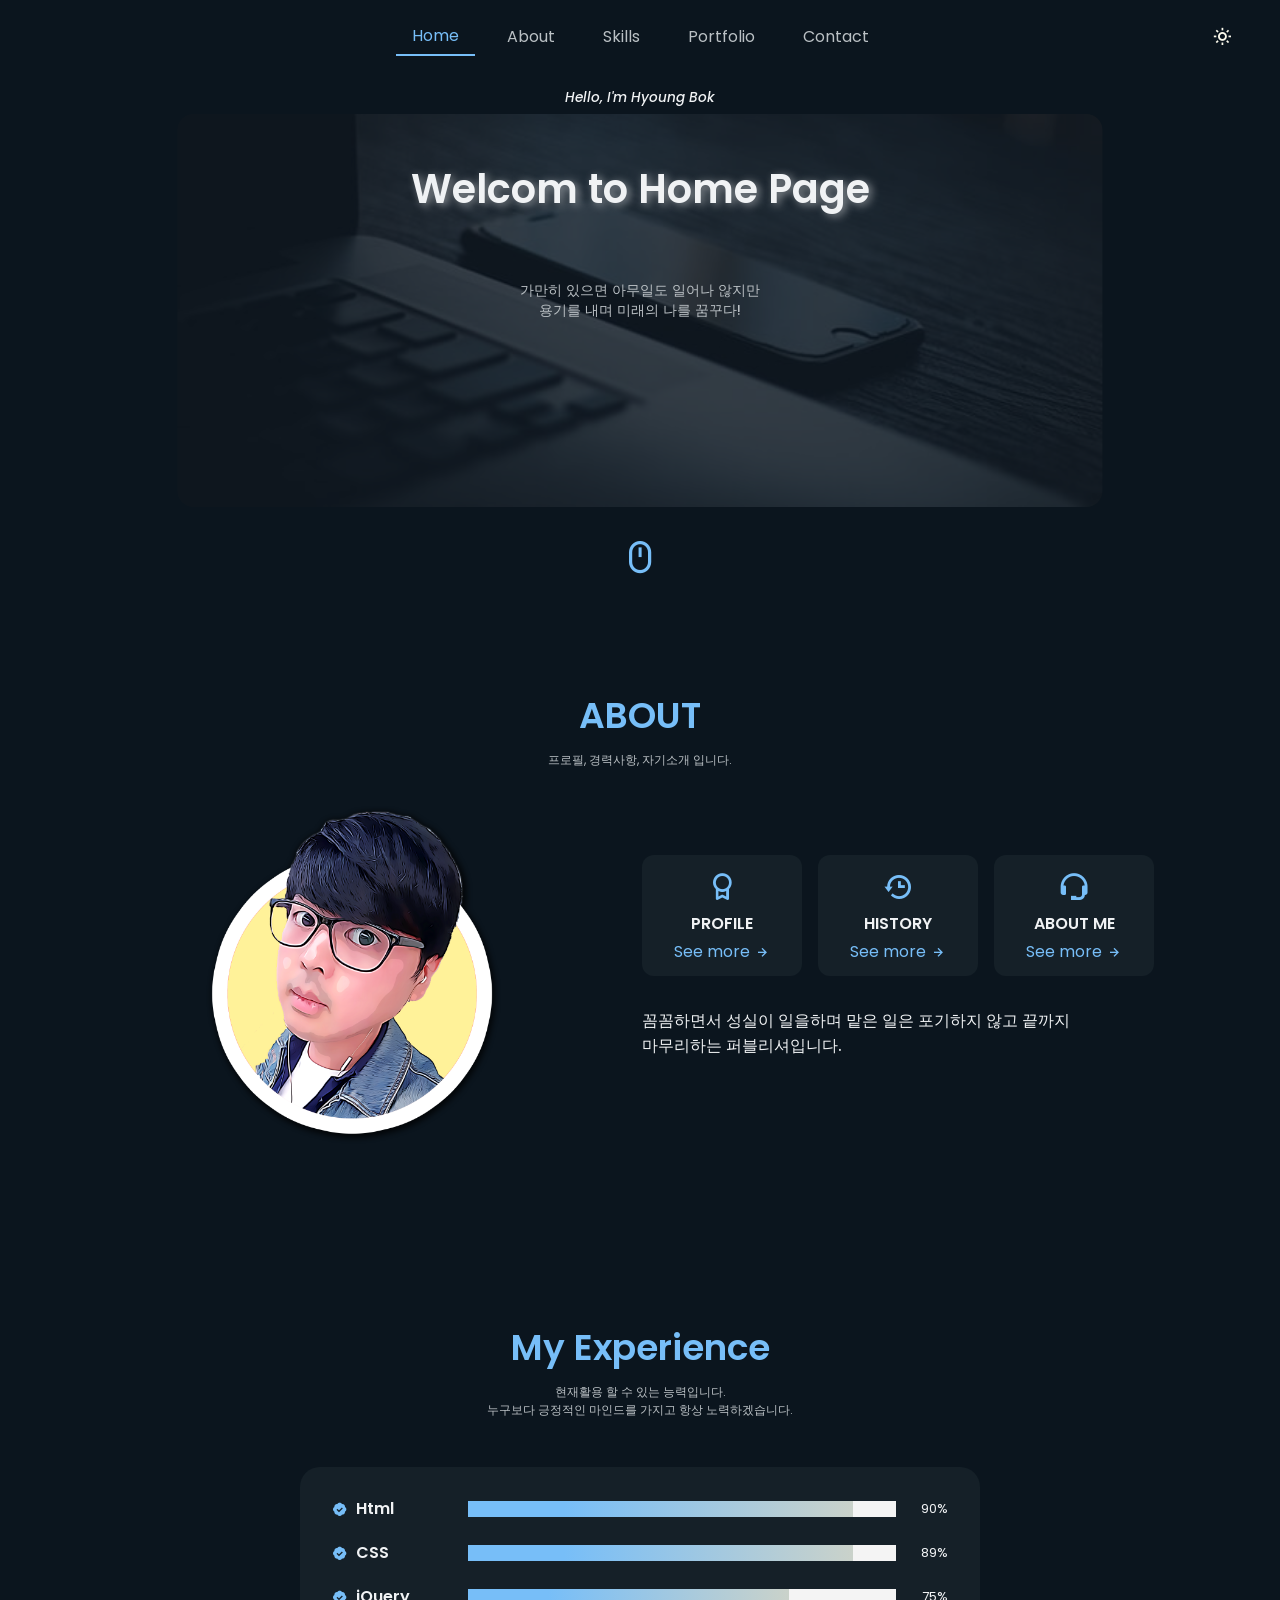
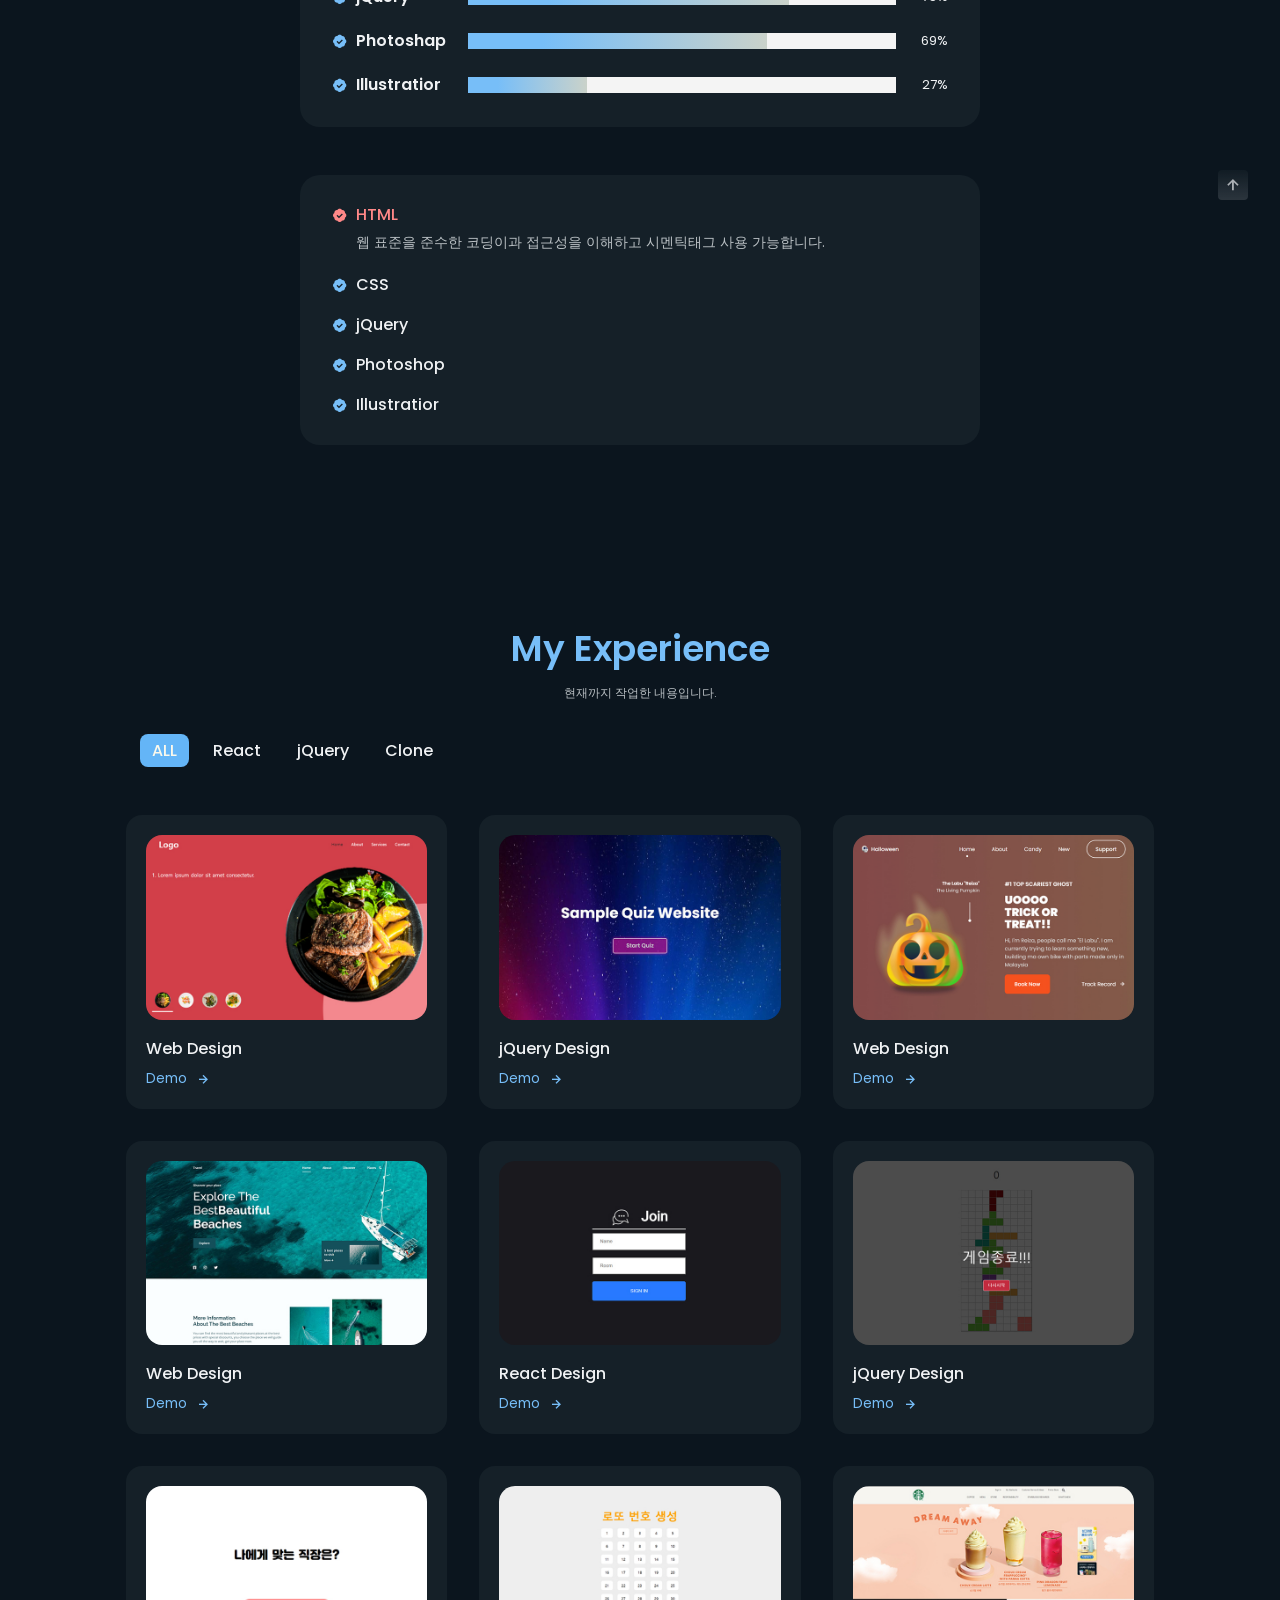
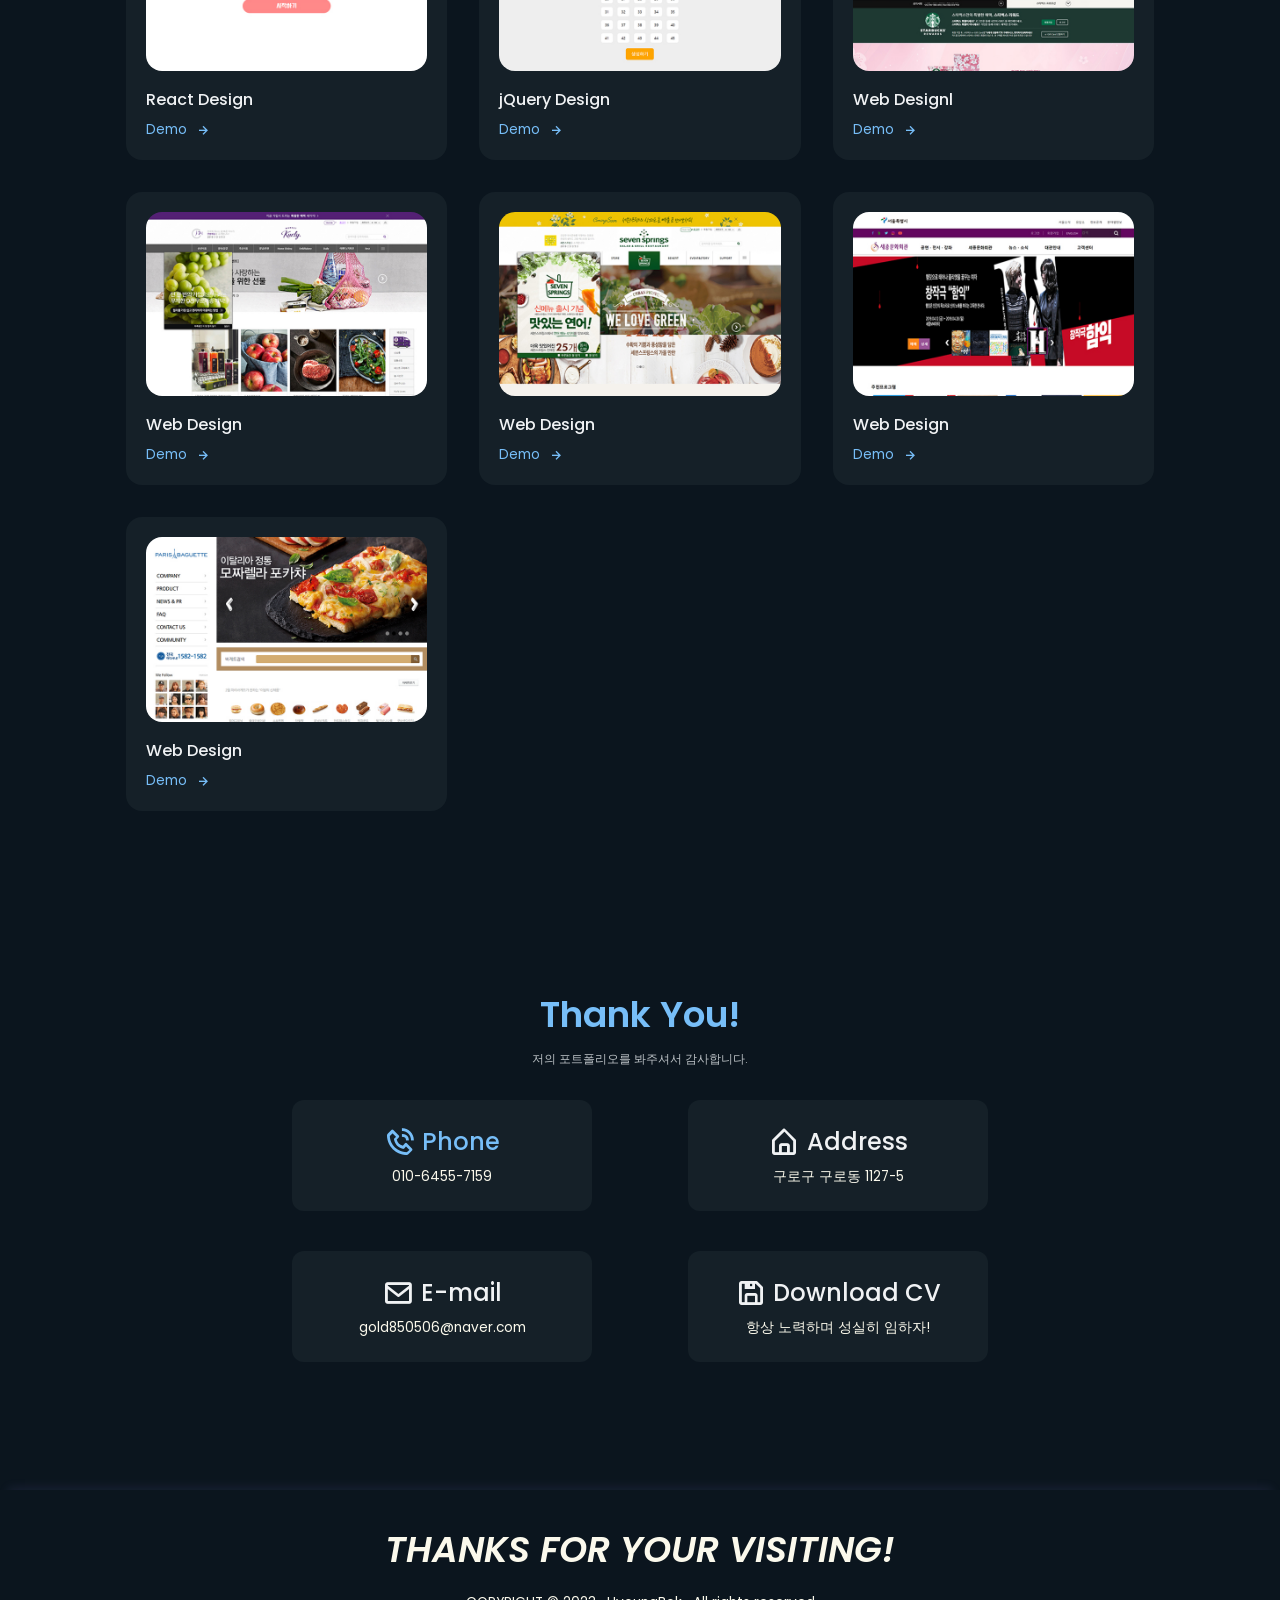
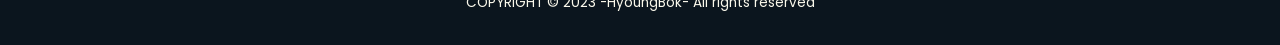
<file: index.html>
<!DOCTYPE html>
<html lang="en">

<head>
	<meta charset="UTF-8">
	<meta http-equiv="X-UA-Compatible" content="IE=edge">
	<meta name="viewport" content="width=device-width, initial-scale=1.0">
	<link rel="shortcut icon" href="img/favicon.png" type="image/x-icon">
	<link href='https://unpkg.com/boxicons@2.1.4/css/boxicons.min.css' rel='stylesheet'> <!-- BOXICONS -->
	<link rel="stylesheet" href="css/base.css">
	
	<script src="js/jquery-1.9.1.min.js"></script>
	<script src="js/jquery.ba-throttle-debounce.js"></script> <!-- 그래프 -->
	<script src="js/mixitup.min.js"></script> <!-- 필터 -->
	<script src="js/script.js"></script>

	<title>형복이 포트폴리오</title>
</head>

<body>
	<div id="wrap">
		<div id="header" class="header">
			<nav class="nav container">
				<div class="nav_menu menu">
					<ul class="nav_list">
						<li class="nav_item">
							<a href="#home" class="nav_link active_link">
								<i class='bx bx-home-alt nav_icon'></i>
								<span class="nav_title">Home</span>
							</a>
						</li>
						<li class="nav_item">
							<a href="#about" class="nav_link">
								<i class='bx bx-user nav_icon'></i>
								<span class="nav_title">About</span>
							</a>
						</li>
						<li class="nav_item">
							<a href="#skills" class="nav_link">
								<i class='bx bx-book nav_icon'></i>
								<span class="nav_title">Skills</span>
							</a>
						</li>
						<li class="nav_item">
							<a href="#work" class="nav_link">
								<i class='bx bxs-briefcase-alt-2 nav_icon'></i>
								<span class="nav_title">Portfolio</span>
							</a>
						</li>
						<li class="nav_item">
							<a href="#contact" class="nav_link">
								<i class='bx bx-message-square-detail nav_icon'></i>
								<span class="nav_title">Contact</span>
							</a>
						</li>
					</ul>
				</div>
				<!-- Teme change button -->
				<input type="checkbox" name="them" id="them" class="check_box">
				<label for="them">
					<!-- <i class='bx bx-moon theme_button' id="theme_button"></i> -->
					<i class='bx bx-sun theme_button' id="theme_button"></i>
				</label>
			</nav>
		</div> 	<!-- // header end  -->

		<div id="main">
			<div id="home" class="home section">
				<div  class="home_container container">
					<div class="home_data">
						<p class="home_greeting">Hello, I'm Hyoung Bok</p>
						<p class="home_name">Welcom to Home Page</p>
						<p class="home_education">가만히 있으면 아무일도 일어나 않지만<br>용기를 내며 미래의 나를 꿈꾸다!</p>
					</div>
					<a href="#about" class="scroll">
						<i class='bx bx-mouse scroll_icon'></i>
					</a>
				</div>
			</div>	<!-- // home end  -->

			<div id="about" class="about section">
				<h2 class="section_title">ABOUT</h2>
				<span class="section_subtitle">프로필, 경력사항, 자기소개 입니다.</span>
				<div class="about_container container grid">
					<div class="about_img">
						<img src="img/hyoung.png" alt="이미지">
					</div>
					<div class="about_data">
						<div class="about_info">
							<div class="about_box box01">
								<i class='bx bx-award about_icon'></i>
								<h3 class="about_title">PROFILE</h3>
								<span class="about_button">See more<i class='bx bx-right-arrow-alt about_icon_btn' ></i></span>
								
								<div class="about_modal">
									<div class="about_modal_content">
										<div class="about_header">
											<i class='bx bx-x about_modal_close'></i>
											<div class="about_modal_title">PROFILE</div>
										</div>
										<ul class="about_modal_list">
											<li class="about_modal_item">
												<i class='bx bx-check about_modal_icon'></i>
												<p class="about_modal_info">
													이형복 (Lee Hyoung-Bok)
												</p>
											</li>
											<li class="about_modal_item">
												<i class='bx bx-check about_modal_icon'></i>
												<p class="about_modal_info">
													1985. 05. 06
												</p>
											</li>
											<li class="about_modal_item">
												<i class='bx bx-check about_modal_icon'></i>
												<p class="about_modal_info">
													코리아IT아카데미(프론트엔드 개발자과정) 수료
												</p>
											</li>
											<li class="about_modal_item">
												<i class='bx bx-check about_modal_icon'></i>
												<p class="about_modal_info">
													SBS컴퓨터아트학원(웹퍼블리셔) 수료
												</p>
											</li>
											<li class="about_modal_item">
												<i class='bx bx-check about_modal_icon'></i>
												<p class="about_modal_info">
													종로 솔데스트IT학원(JAVA,JSP, ORACLE, Eclipse, Javascript, Css) 활용한 자바 보안 코딩 빅데이터 개발자 양성과정 수료
												</p>
											</li>
											<li class="about_modal_item">
												<i class='bx bx-check about_modal_icon'></i>
												<p class="about_modal_info">
													대전 혜천전문대학 쥬얼리디자인과 졸업
												</p>
											</li>
										</ul>
									</div>
									<div class="dimmed"></div>
								</div> <!-- // modal end-->
							</div> <!-- // PROFILE end -->

							<div class="about_box  box02">
								<i class='bx bx-history about_icon'></i>
								<h3 class="about_title">HISTORY</h3>
								<span class="about_button">See more<i class='bx bx-right-arrow-alt about_icon_btn' ></i></span>
								
								<div class="about_modal">
									<div class="about_modal_content">
										<div class="about_header">
											<i class='bx bx-x about_modal_close'></i>
											<div class="about_modal_title">HISTORY</div>
										</div>
										<ul class="about_modal_list">
											<li class="about_modal_item">
												<i class='bx bx-check about_modal_icon'></i>
												<p class="about_modal_info">
													<b>2023. 11 ~ 2024. 01</b>미림미디어랩 (교육 콘텐츠 웹 퍼블리싱(Html, Css, 이미지 수정))
												</p>
											</li>
											<li class="about_modal_item">
												<i class='bx bx-check about_modal_icon'></i>
												<p class="about_modal_info">
													<b>2022. 05 ~ 2023. 07</b>하이웹솔루션 (웹 퍼블리싱)
												</p>
											</li>
											<li class="about_modal_item">
												<i class='bx bx-check about_modal_icon'></i>
												<p class="about_modal_info">
													<b>2019. 06 ~ 2021. 10</b>강자매 쇼핑몰 웹디자인(카페24, 포토샵, 상세페이지 작업, 팝업)
												</p>
											</li>
											<li class="about_modal_item">
												<i class='bx bx-check about_modal_icon'></i>
												<p class="about_modal_info">
													<b>2019. 03 ~ 2019.05</b>아르바이트 계약직(프론트앤드) 보조
												</p>
											</li>
											<li class="about_modal_item">
												<i class='bx bx-check about_modal_icon'></i>
												<p class="about_modal_info">
													<b>2017. 03 ~ 2018. 01</b>GMT (쥬얼리 - 3D프린터 납품⋅교육⋅유지보수)
												</p>
											</li>
											<li class="about_modal_item">
												<i class='bx bx-check about_modal_icon'></i>
												<p class="about_modal_info">
													<b>2016. 01 ~ 2017. 03</b>JND (쥬얼리 - 제품 상품 입⋅출고)
												</p>
											</li>
											<li class="about_modal_item">
												<i class='bx bx-check about_modal_icon'></i>
												<p class="about_modal_info">
													<b>2014. 01 ~ 2016. 01</b>에뿌쥬얼리 (쥬얼리 - 제품 상품 입⋅출고)
												</p>
											</li>
											<li class="about_modal_item">
												<i class='bx bx-check about_modal_icon'></i>
												<p class="about_modal_info">
													<b>2010. 01 ~ 2013. 12</b>주호 (쥬얼리 - 다이아몬드 매입⋅판매⋅감정대행)
												</p>
											</li>
										</ul>
									</div>
									<div class="dimmed"></div>
								</div> <!-- // modal end-->
							</div> <!-- // HISTORY end -->

							<div class="about_box  box03">
								<i class='bx bx-support about_icon'></i>
								<div class="about_title">ABOUT ME</div>
								<span class="about_button">
									See more<i class='bx bx-right-arrow-alt about_icon_btn' ></i>
								</span>

								<div class="about_modal">
									<div class="about_modal_content">
										
										<div class="about_header">
											<i class='bx bx-x about_modal_close'></i>
											<div class="about_modal_title">ABOUT ME</div>
										</div>

										<ul class="about_modal_list">
											<li class="about_modal_item">
												<p class="about_modal_info">
													<b># Strengths</b>꼼꼼하면서도 세심하며 무언가를 시작하면 중간에 포기하는 것보다 마무리를 지으려고 하니 점점 주위 사람들한테 신뢰와 믿음을 얹게 되었습니다.
												</p>
											</li>
											
											<li class="about_modal_item">
												<p class="about_modal_info">
													<b># Weaknesses</b>꼼꼼하게 하고자 하니 조금 느리다고 생각할 수 있는 점입니다.
												</p>
											</li>
											
											<li class="about_modal_item">
												<p class="about_modal_info">
													<b># Opportunities</b>일에 능동적으로 임하여 회사나 제 자신을 발전할 수 있도록 항상 배우는 자세로 열심히 노력하겠습니다.
												</p>
											</li>
										</ul>
									</div>
									<div class="dimmed"></div>
								</div> <!-- // modal end-->
							</div> <!-- // ABOUT ME end -->
						</div>
						<p class="about_description">
							꼼꼼하면서 성실이 일을하며 맡은 일은 포기하지 않고 끝까지 마무리하는 퍼블리셔입니다.
						</p>
					</div>
				</div>
			</div>	<!-- // about end  -->

			<div id="skills" class="skills section">
				<h2 class="section_title">My Experience</h2>
				<span class="section_subtitle">현재활용 할 수 있는 능력입니다.<br>누구보다 긍정적인 마인드를 가지고 항상 노력하겠습니다.</span>
				<div class="skills_container container grid">
										
					<div class="graph_content">
						<div class="graph_group">
							<div class="graph_data">
								<i class='bx bxs-badge-check'></i>
								<span class="graph_name">Html</span>
								<div class="graph_bg graph01">
									<span class="graph_color graph_color01"></span>
								</div>
								<span class="skill_p"><span class="num">90</span>%</span>
							</div>
							<div class="graph_data">
								<i class='bx bxs-badge-check'></i>
								<span class="graph_name">CSS</span>
								<div class="graph_bg graph02">
									<span class="graph_color graph_color02"></span>
								</div>
								<span class="skill_p"><span class="num">90</span>%</span>
							</div>
							<div class="graph_data">
								<i class='bx bxs-badge-check'></i>
								<span class="graph_name">jQuery</span>
								<div class="graph_bg graph03">
									<span class="graph_color graph_color03"></span>
								</div>
								<span class="skill_p"><span class="num">80</span>%</span>
							</div>
							<!-- <div class="graph_data">
								<i class='bx bxs-badge-check'></i>
								<span class="graph_name">React</span>
								<div class="graph_bg graph04">
									<span class="graph_color graph_color04"></span>
								</div>
								<span class="skill_p"><span class="num">75</span>%</span>
							</div> -->
							<div class="graph_data">
								<i class='bx bxs-badge-check'></i>
								<span class="graph_name">Photoshap</span>
								<div class="graph_bg graph05">
									<span class="graph_color graph_color05"></span>
								</div>
								<span class="skill_p"><span class="num">90</span>%</span>
							</div>
							<div class="graph_data">
								<i class='bx bxs-badge-check'></i>
								<span class="graph_name">Illustratior</span>
								<div class="graph_bg graph06">
									<span class="graph_color graph_color06"></span>
								</div>
								<span class="skill_p"><span class="num">50</span>%</span>
							</div>
						</div>
					</div>

					<div class="skills_content">
						<div class="skills_box">
							<div class="skills_group">
								<div class="skills_data active">
									<i class='bx bxs-badge-check'></i>
									<div>
										<h3 class="skills_name">HTML</h3>
										<p class="skills_text">웹 표준을 준수한 코딩이과 접근성을 이해하고 시멘틱태그 사용 가능합니다.</p>
									</div>
								</div>

								<div class="skills_data">
									<i class='bx bxs-badge-check'></i>
									<div>
										<h3 class="skills_name">CSS</h3>
										<p class="skills_text">Html 구조의 디자인을 표현, 수정, 애니메이션 사용 가능합니다.</p>
									</div>
								</div>
								<div class="skills_data">
									<i class='bx bxs-badge-check'></i>
									<div>
										<h3 class="skills_name">jQuery</h3>
										<p class="skills_text">기능을 구현과 플러그인을 사용 수정 및 재배치 하여 활용이 가능합니다.</p>
									</div>
								</div>
								
								<!-- <div class="skills_data">
									<i class='bx bxs-badge-check'></i>
									<div>
										<h3 class="skills_name">React</h3>
										<p class="skills_text">Lorem ipsum dolor sit amet consectetur adipisicing elit.</p>
									</div>
								</div> -->

								<div class="skills_data">
									<i class='bx bxs-badge-check'></i>
									<div>
										<h3 class="skills_name">Photoshop</h3>
										<p class="skills_text">포토샵을 이용한 사진을 누끼, 보정과 이미지를 편집할 수 있습니다.</p>
									</div>
								</div>

								<div class="skills_data">
									<i class='bx bxs-badge-check'></i>
									<div>
										<h3 class="skills_name">Illustratior</h3>
										<p class="skills_text">일러스트 기본적인 툴을 사용가능합니다.</p>
									</div>
								</div>
							</div>
						</div>
					</div> <!-- // skills text end-->

				</div>
			</div>	<!-- skills end  -->

			<div id="work" class="work section">
				<h2 class="section_title">My Experience</h2>
				<span class="section_subtitle">현재까지 작업한 내용입니다.</span>
				<div>
					<ul class="work_filters">
						<li class="work_item active_work" data-filter='all'>ALL</li>
						<li class="work_item" data-filter='.react'>React</li>
						<li class="work_item" data-filter='.jquery'>jQuery</li>
						<li class="work_item" data-filter='.design'>Clone</li>
					</ul>
				</div>
				<div>
					<ul class="work_container container grid">
						<li class="work_card mix design">
							<img src="img/bannerSlide.jpg" alt="bannerSlide" class="work_img">
							<span class="work_title">Web Design</span>
							<a href="project/bannerSlide/index.html" target="_blank" class="work_button">
								Demo <i class='bx bx-right-arrow-alt work_icon'></i>
							</a>
						</li>
						<li class="work_card mix design">
							<img src="img/quiz.jpg" alt="quiz" class="work_img">
							<span class="work_title">jQuery Design</span>
							<a href="project/quiz/index.html" target="_blank" class="work_button">
								Demo <i class='bx bx-right-arrow-alt work_icon'></i>
							</a>
						</li>
						<li class="work_card mix design">
							<img src="img/halloween.jpg" alt="할로윈" class="work_img">
							<span class="work_title">Web Design</span>
							<a href="project/Halloween-website/index.html" target="_blank" class="work_button">
								Demo <i class='bx bx-right-arrow-alt work_icon'></i>
							</a>
						</li>
						<li class="work_card mix design">
							<img src="img/website_dark&light.jpg" alt="웹사이트" class="work_img">
							<span class="work_title">Web Design</span>
							<a href="project/Website-dark&light/index.html" target="_blank" class="work_button">
								Demo <i class='bx bx-right-arrow-alt work_icon'></i>
							</a>
						</li>
						<li class="work_card mix react">
							<img src="img/chat.jpg" alt="채팅" class="work_img">	
							<span class="work_title">React Design</span>	
							<a href="https://chatting-sample.netlify.app/" target="_blank" class="work_button">
								Demo <i class='bx bx-right-arrow-alt work_icon'></i>
							</a>
						</li>
						<li class="work_card mix jquery">
							<img src="img/tetris.jpg" alt="게임" class="work_img">	
							<span class="work_title">jQuery Design</span>	
							<a href="project/Game/index.html" target="_blank" class="work_button">
								Demo <i class='bx bx-right-arrow-alt work_icon'></i>
							</a>
						</li>
						<li class="work_card mix react">
							<img src="img/job_mbti.jpg" alt="MBTI" class="work_img">	
							<span class="work_title">React Design</span>	
							<a href="https://job-mbti.netlify.app/" target="_blank" class="work_button">
								Demo <i class='bx bx-right-arrow-alt work_icon'></i>
							</a>
						</li>
						<li class="work_card mix jquery">
							<img src="img/lotto.jpg" alt="로또" class="work_img">	
							<span class="work_title">jQuery Design</span>	
							<a href="project/Lotto/index.html" target="_blank" class="work_button">
								Demo <i class='bx bx-right-arrow-alt work_icon'></i>
							</a>
						</li>
						<li class="work_card mix design">
							<img src="img/Starbucks.jpg" alt="스타벅스" class="work_img">
							<span class="work_title">Web Designl</span>
							<a href="project/Starbucks/index.html" target="_blank" class="work_button">
								Demo <i class='bx bx-right-arrow-alt work_icon'></i>
							</a>
						</li>
						<li class="work_card mix design">
							<img src="img/MarketKurly.jpg" alt="마켓컬리" class="work_img">
							<span class="work_title">Web Design</span>
							<a href="project/MarketKurly/index.html" target="_blank" class="work_button">
								Demo <i class='bx bx-right-arrow-alt work_icon' ></i>
							</a>
						</li>
						<li class="work_card mix design">
							<img src="img/SevenSprings.jpg" alt="세븐스프링스" class="work_img">	
							<span class="work_title">Web Design</span>	
							<a href="project/SevenSprings/index.html" target="_blank" class="work_button">
								Demo <i class='bx bx-right-arrow-alt work_icon'></i>
							</a>
						</li>
						<li class="work_card mix design">
							<img src="img/SejongCultural.jpg" alt="세종문화회관" class="work_img">	
							<span class="work_title">Web Design</span>	
							<a href="project/SejongCultural/index.html" target="_blank" class="work_button">
								Demo <i class='bx bx-right-arrow-alt work_icon'></i>
							</a>
						</li>
						<li class="work_card mix design">
							<img src="img/Paris.jpg" alt="파리바게트" class="work_img">	
							<span class="work_title">Web Design</span>	
							<a href="project/Paris/index.html" target="_blank" class="work_button">
								Demo <i class='bx bx-right-arrow-alt work_icon'></i>
							</a>
						</li>
					</ul>
				</div>
			</div>	<!-- // work end  -->

			<div id="contact" class="contact section">
				<h3 class="section_title">Thank You!</h3>
				<span class="section_subtitle">저의 포트폴리오를 봐주셔서 감사합니다.</span>
				<div class="contact_container container grid">
					<div class="contact_info">
						<div class="contact_card">
							<div class="contact_card_item phone">
								<i class='bx bx-phone-call contact_card_icon'></i>
								<h3 class="contact_card_title">Phone</h3>
							</div>
							<span class="contact_card_data">010-6455-7159</span>
						</div>
						<div class="contact_card">
							<div class="contact_card_item">
								<i class='bx bx-envelope contact_card_icon'></i>
								<h3 class="contact_card_title">E-mail</h3>
							</div>
							<span class="contact_card_data">gold850506@naver.com</span>
						</div>
					</div>
					<div class="contact_info">
						<div class="contact_card">
							<div class="contact_card_item">
								<i class='bx bx-home-alt contact_card_icon'></i>
								<h3 class="contact_card_title">Address</h3>
							</div>
							<span class="contact_card_data">구로구 구로동 1127-5</span>
						</div>
						<div class="contact_card">
							<a href="hyoungbok.pdf" target="_blank" class="cv_down">
								<i class="bx bx-save contact_card_icon"></i>
								<h3 class="contact_card_title">Download CV</h3>
							</a>
							<span class="contact_card_data">항상 노력하며 성실히 임하자!</span>
						</div>
					</div>
				</div>
			</div>	<!-- // contact end  -->

		</div> 	<!-- // main end  -->

		<div id="footer">
			<div class="footer_container container">
				<div class="footer_title">Thanks for your visiting!</div>
				<p class="footer_copy">COPYRIGHT &copy; 2023 -HyoungBok- All rights reserved</p>
			</div>
		</div> 	<!-- footer end  -->
		
		<div class="scroll_up" id="scroll_up">
			<i class='bx bx-up-arrow-alt scroll_up_icon' ></i>
		</div> <!-- // scroll_up end-->

	</div> 		<!-- wrap end  -->

	

	<!--=============== SCROLL REVEAL ===============-->
	<script src="js/scrollreveal.min.js"></script>
</body>

</html>
</file>
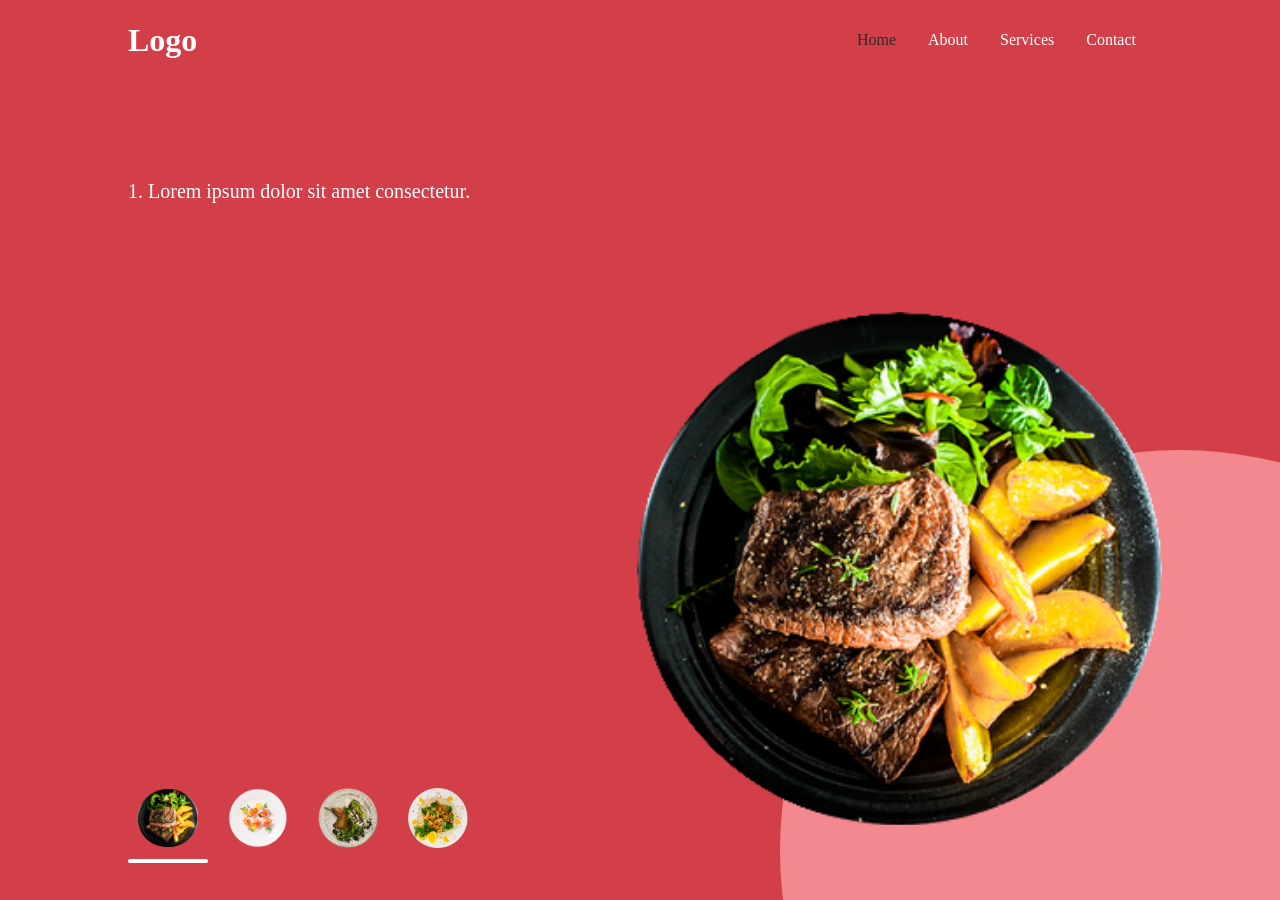
<file: project/bannerSlide/index.html>
<!DOCTYPE html>
<html lang="en">
  <head>
    <meta charset="UTF-8" />
    <meta http-equiv="X-UA-Compatible" content="IE=edge" />
    <meta name="viewport" content="width=device-width, initial-scale=1.0" />
    <link rel="stylesheet" href="css/style.css" />
		<script src="js/jquery-1.9.1.min.js"></script>
    <script src="js/script.js" defer></script>
    <title>Circle Slider</title>
  </head>
  <body>

		<div class="wrap">

			<div class="header">
				<div class="logo"><a href="#none">Logo</a></div>
				<div class="menu">
					<ul>
						<li><a href="#none" class="active">Home</a></li>
						<li><a href="#none">About</a></li>
						<li><a href="#none">Services</a></li>
						<li><a href="#none">Contact</a></li>
					</ul>
				</div>
			</div>

			<div class="banner">
				<ul class="carousel">
					<li class="slide active">
						<div class="image">
							<img src="img/control-img-1.png" />
						</div>
					</li>
					<li class="slide">
						<img src="img/food-img-2.png" />
					</li>
					<li class="slide">
						<img src="img/food-img-3.png" />
					</li>
					<li class="slide">
						<img src="img/food-img-4.png" />
					</li>
				</ul>
				<div class="image_items">
					<div class="image_item active">					
						<p>1. Lorem ipsum dolor sit amet consectetur.</p>
					</div>
					<div class="image_item">					
						<p>2. Lorem ipsum dolor sit amet consectetur.</p>
					</div>
					<div class="image_item">					
						<p>3. Lorem ipsum dolor sit amet consectetur.</p>
					</div>
					<div class="image_item">					
						<p>4. Lorem ipsum dolor sit amet consectetur.</p>
					</div>
				</div>
				<div class="controls">
					<ul>
						<li class="control">
							<a href="#none" class="active">
								<img src="img/food-img-1.png" />
							</a>
						</li>
						<li class="control">
							<a href="#none">
								<img src="img/food-img-2.png" />
							</a>
						</li>
						<li class="control">
							<a href="#none">
								<img src="img/food-img-3.png" />
							</a>
						</li>
						<li class="control">
							<a href="#none">
								<img src="img/food-img-4.png" />
							</a>
						</li>
					</ul>
				</div>
			</div>
		</div>

  </body>
</html>
</file>
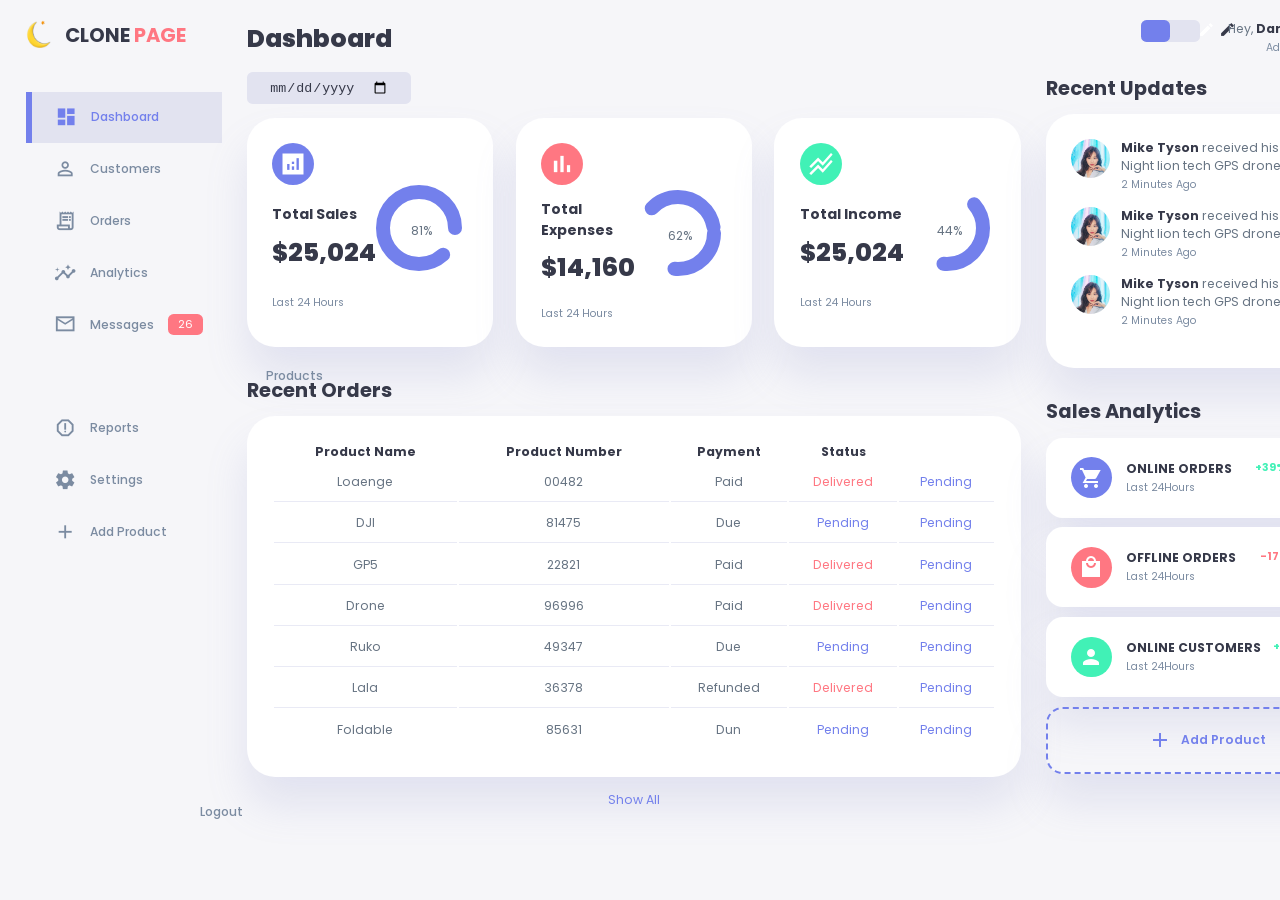
<file: project/dashBoard/index.html>
<!DOCTYPE html>
<html lang="en">
<head>
	<meta charset="UTF-8">
	<meta http-equiv="X-UA-Compatible" content="IE=edge">
	<meta name="viewport" content="width=device-width, initial-scale=1.0">
	<title>Document</title>
	<link href="https://fonts.googleapis.com/icon?family=Material+Icons+Sharp" rel="stylesheet">
	<link rel="stylesheet" href="css/style.css">
</head>
<body>

	<div class="container">
		<aside>
			<div class="top">
				<div class="logo">
					<img src="img/logo.png" >
					<h2>CLONE <span class="danger">PAGE</span></h2>
				</div>

				<div class="close" id="close-btn">
					<span class="material-icons-sharp">close</span>
				</div>
			</div>

			<div class="sidebar">
				<a href="#" class="active">
					<span class="material-icons-sharp">dashboard</span>
					<h3>Dashboard</h3>
				</a>
				<a href="#">
					<span class="material-icons-sharp">person_outline</span>
					<h3>Customers</h3>
				</a>
				<a href="#">
					<span class="material-icons-sharp">receipt_long</span>
					<h3>Orders</h3>
				</a>
				<a href="#">
					<span class="material-icons-sharp">insights</span>
					<h3>Analytics</h3>
				</a>
				<a href="#">
					<span class="material-icons-sharp">mail_outline</span>
					<h3>Messages</h3>
					<span class="message-count">26</span>
				</a>
				<a href="#">
					<span class="material-icons-sharp">inventory</span>
					<h3>Products</h3>
				</a>
				<a href="#">
					<span class="material-icons-sharp">report_gmailerrorred</span>
					<h3>Reports</h3>
				</a>
				<a href="#">
					<span class="material-icons-sharp">settings</span>
					<h3>Settings</h3>
				</a>
				<a href="#">
					<span class="material-icons-sharp">add</span>
					<h3>Add Product</h3>
				</a>
				<a href="#">
					<span class="material-icons-sharp">logout</span>
					<h3>Logout</h3>
				</a>
			</div>
		</aside>

		<main>
			<h1>Dashboard</h1>

			<div class="date">
				<input type="date">
			</div>

			<div class="insights">				
				<div class="sales">
					<span class="material-icons-sharp">analytics</span>
					<div class="middle">
						<div class="left">
							<h3>Total Sales</h3>
							<h1>$25,024</h1>
						</div>
						<div class="progress">
							<svg>
								<circle cx='38' cy='38' r='36'></circle>
							</svg>
							<div class="number">
								<p>81%</p>
							</div>
						</div>
					</div>
					<small class="text-muted">Last 24 Hours</small>
				</div>
				
				<div class="expenses">
					<span class="material-icons-sharp">bar_chart</span>
					<div class="middle">
						<div class="left">
							<h3>Total Expenses</h3>
							<h1>$14,160</h1>
						</div>
						<div class="progress">
							<svg>
								<circle cx='38' cy='38' r='36'></circle>
							</svg>
							<div class="number">
								<p>62%</p>
							</div>
						</div>
					</div>
					<small class="text-muted">Last 24 Hours</small>
				</div>
				
				<div class="income">
					<span class="material-icons-sharp">stacked_line_chart</span>
					<div class="middle">
						<div class="left">
							<h3>Total Income</h3>
							<h1>$25,024</h1>
						</div>
						<div class="progress">
							<svg>
								<circle cx='38' cy='38' r='36'></circle>
							</svg>
							<div class="number">
								<p>44%</p>
							</div>
						</div>
					</div>
					<small class="text-muted">Last 24 Hours</small>
				</div>
			</div>

			<div class="recent-orders">
				<h2>Recent Orders</h2>
				<table>
					<thead>
						<tr>
							<th>Product Name</th>
							<th>Product Number</th>
							<th>Payment</th>
							<th>Status</th>
							<th></th>
						</tr>
					</thead>
					<tbody>
					<!-- 
						<tr>
							<td>Foldable Mini Drone</td>
							<td>85631</td>
							<td>Due</td>
							<td class="warning">Pending</td>
							<td class="primary">Pending</td>
						</tr>						 
					-->
					</tbody>
				</table>
				<a href="#">Show All</a>
			</div>
		</main>

		<div class="right">
			<div class="top">
				<button id="menu-btn">
					<span class="material-icons-sharp">menu</span>
				</button>
				<div class="theme-toggler">
					<span class="material-icons-sharp active">light_mode</span>
					<span class="material-icons-sharp">dark_mode</span>
				</div>
				<div class="profile">
					<div class="info">
						<p>Hey, <b>Daniel</b></p>
						<small class="text-muted">Admin</small>
					</div>
					<div class="profile-photo">
						<img src="img/profile01.png">
					</div>
				</div>
			</div>

			<div class="recent-updates">
				<h2>Recent Updates</h2>
				<div class="updates">
					<div class="update">
						<div class="profile-photo">
							<img src="img/profile02.jpg">
						</div>
						<div class="message">
							<p>
								<b>Mike Tyson</b> received his order of Night lion tech GPS drone
							</p>
							<small class="text-muted">2 Minutes Ago</small>
						</div>
					</div>
					
					<div class="update">
						<div class="profile-photo">
							<img src="img/profile02.jpg">
						</div>
						<div class="message">
							<p>
								<b>Mike Tyson</b> received his order of Night lion tech GPS drone
							</p>
							<small class="text-muted">2 Minutes Ago</small>
						</div>
					</div>
					
					<div class="update">
						<div class="profile-photo">
							<img src="img/profile02.jpg">
						</div>
						<div class="message">
							<p>
								<b>Mike Tyson</b> received his order of Night lion tech GPS drone
							</p>
							<small class="text-muted">2 Minutes Ago</small>
						</div>
					</div>
				</div>
			</div>

			<div class="sales-analytics">
				<h2>Sales Analytics</h2>
				<div class="item online">
					<div class="icon">
						<span class="material-icons-sharp">shopping_cart</span>
					</div>
					<div class="right">
						<div class="info">
							<h3>ONLINE ORDERS</h3>
							<small class="text-muted">Last 24Hours</small>
						</div>
						<h5 class="success">+39%</h5>
						<h3>3849</h3>
					</div>
				</div>
				
				<div class="item offline">
					<div class="icon">
						<span class="material-icons-sharp">local_mall</span>
					</div>
					<div class="right">
						<div class="info">
							<h3>OFFLINE ORDERS</h3>
							<small class="text-muted">Last 24Hours</small>
						</div>
						<h5 class="danger">-17%</h5>
						<h3>1100</h3>
					</div>
				</div>
				
				<div class="item customers">
					<div class="icon">
						<span class="material-icons-sharp">person</span>
					</div>
					<div class="right">
						<div class="info">
							<h3>ONLINE CUSTOMERS</h3>
							<small class="text-muted">Last 24Hours</small>
						</div>
						<h5 class="success">+25%</h5>
						<h3>849</h3>
					</div>
				</div>

				<div class="item add-product">
					<div>
						<span class="material-icons-sharp">add</span>
						<h3>Add Product</h3>
					</div>
				</div>
			</div>
		</div>
	</div>
	
	<script src="js/orders.js"></script>
	<script src="js/script.js"></script>
</body>
</html>
</file>
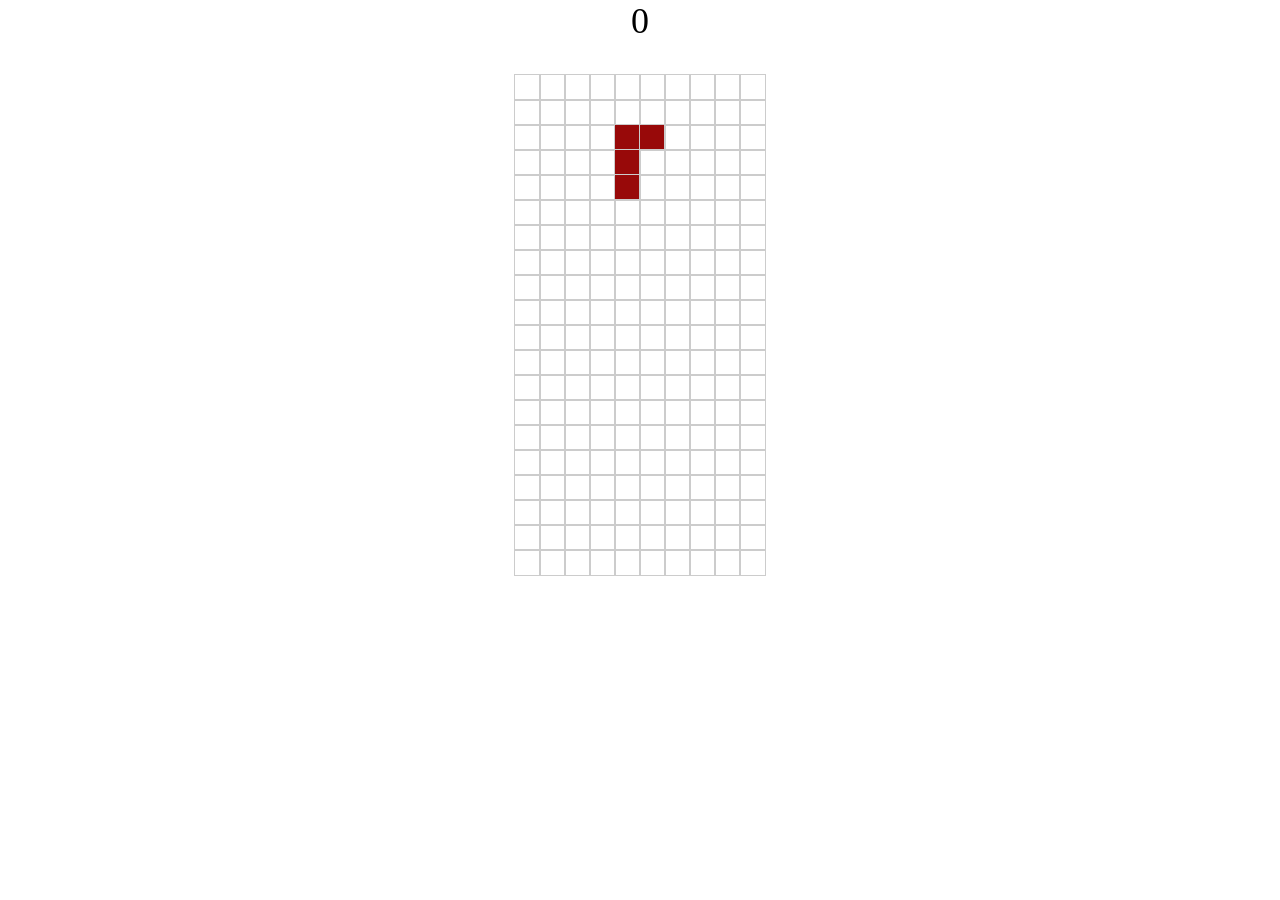
<file: project/game/index.html>
<!DOCTYPE html>
<html lang="en">
<head>
	<meta charset="UTF-8">
	<meta http-equiv="X-UA-Compatible" content="IE=edge">
	<meta name="viewport" content="width=device-width, initial-scale=1.0">
	<title>테트리스</title>
	<link rel="stylesheet" href="css/style.css">

	<script src="js/jquery-1.9.1.min.js"></script>

</head>
<body>
	<div class="wrapper">
		<div class="game-text">
			<span>게임종료!!!</span>
			<button>다시시작</button>
		</div>
		<div class="score">0</div>
		<div class="playground">
			<ul></ul>
		</div>
	</div>
	<script src="js/tetris.js"></script>
	<!-- <script src="js/block.js" ></script> -->
</body>
</html>
</file>
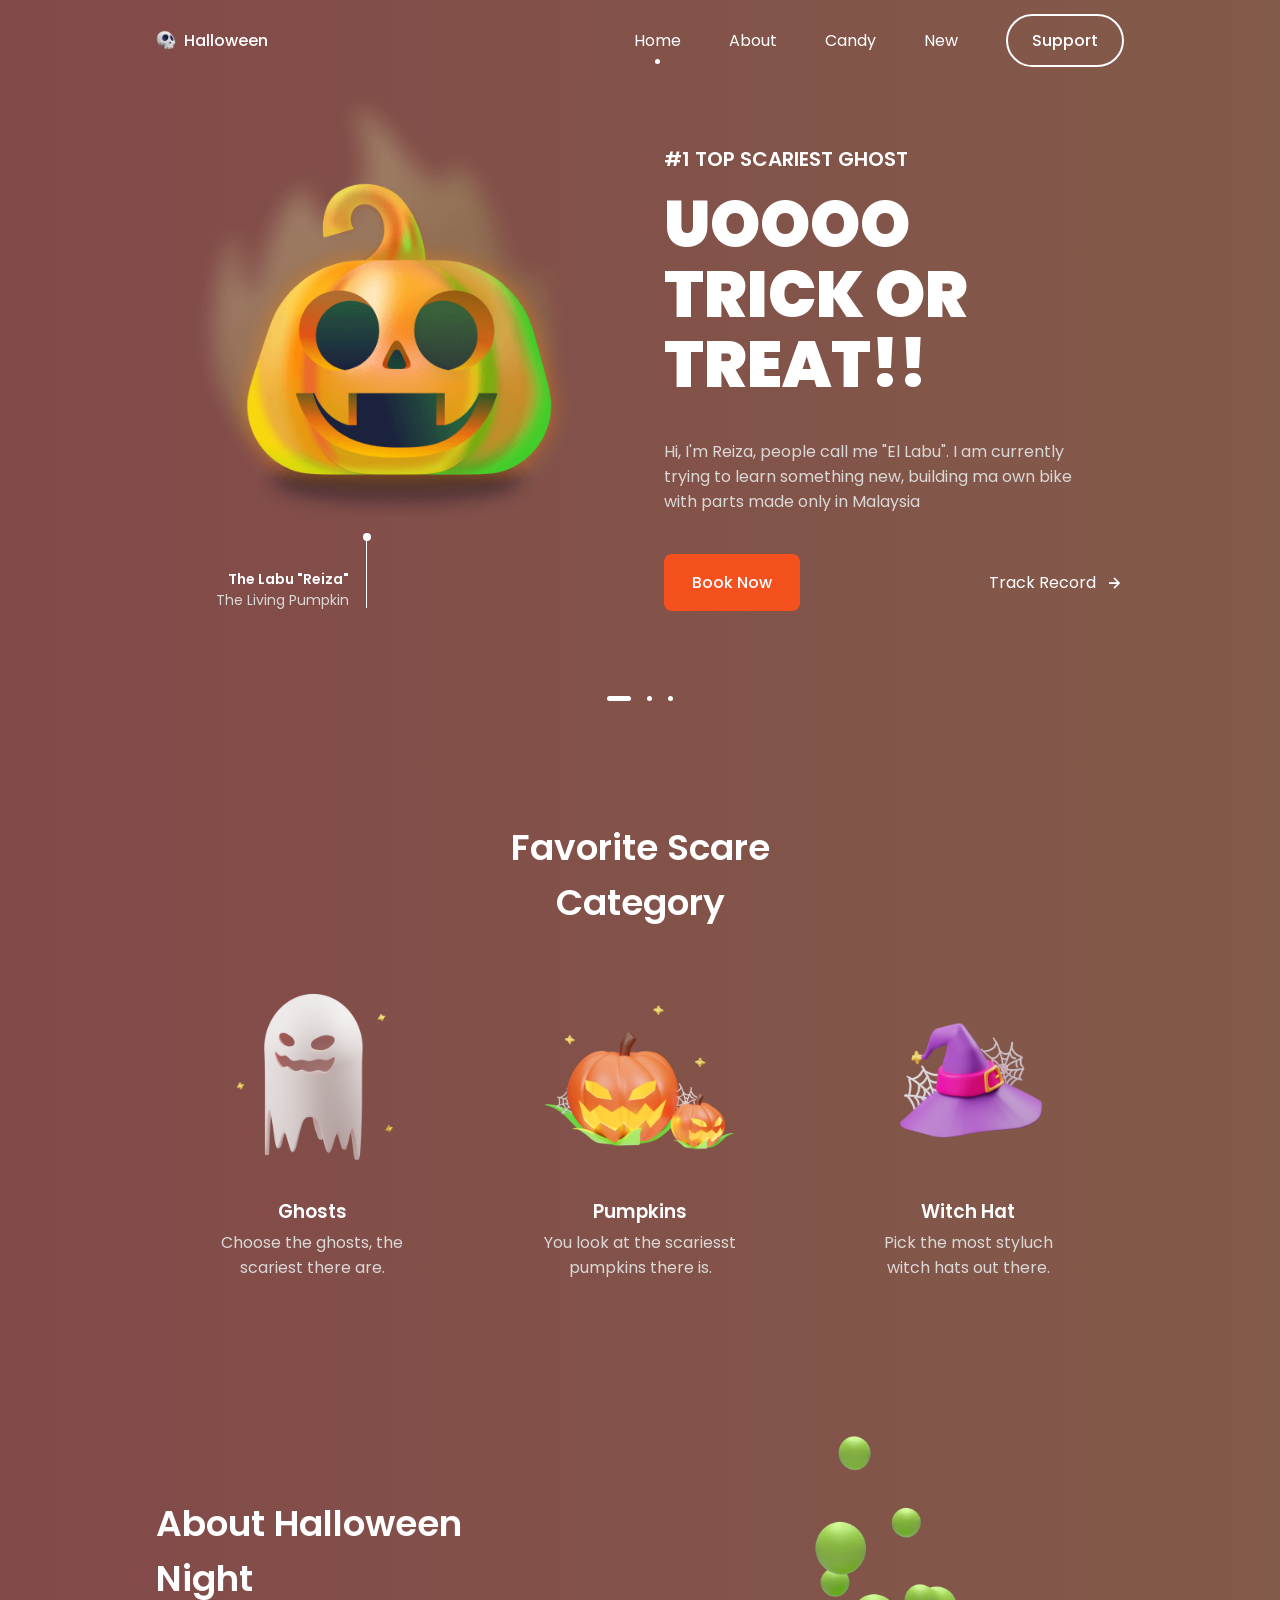
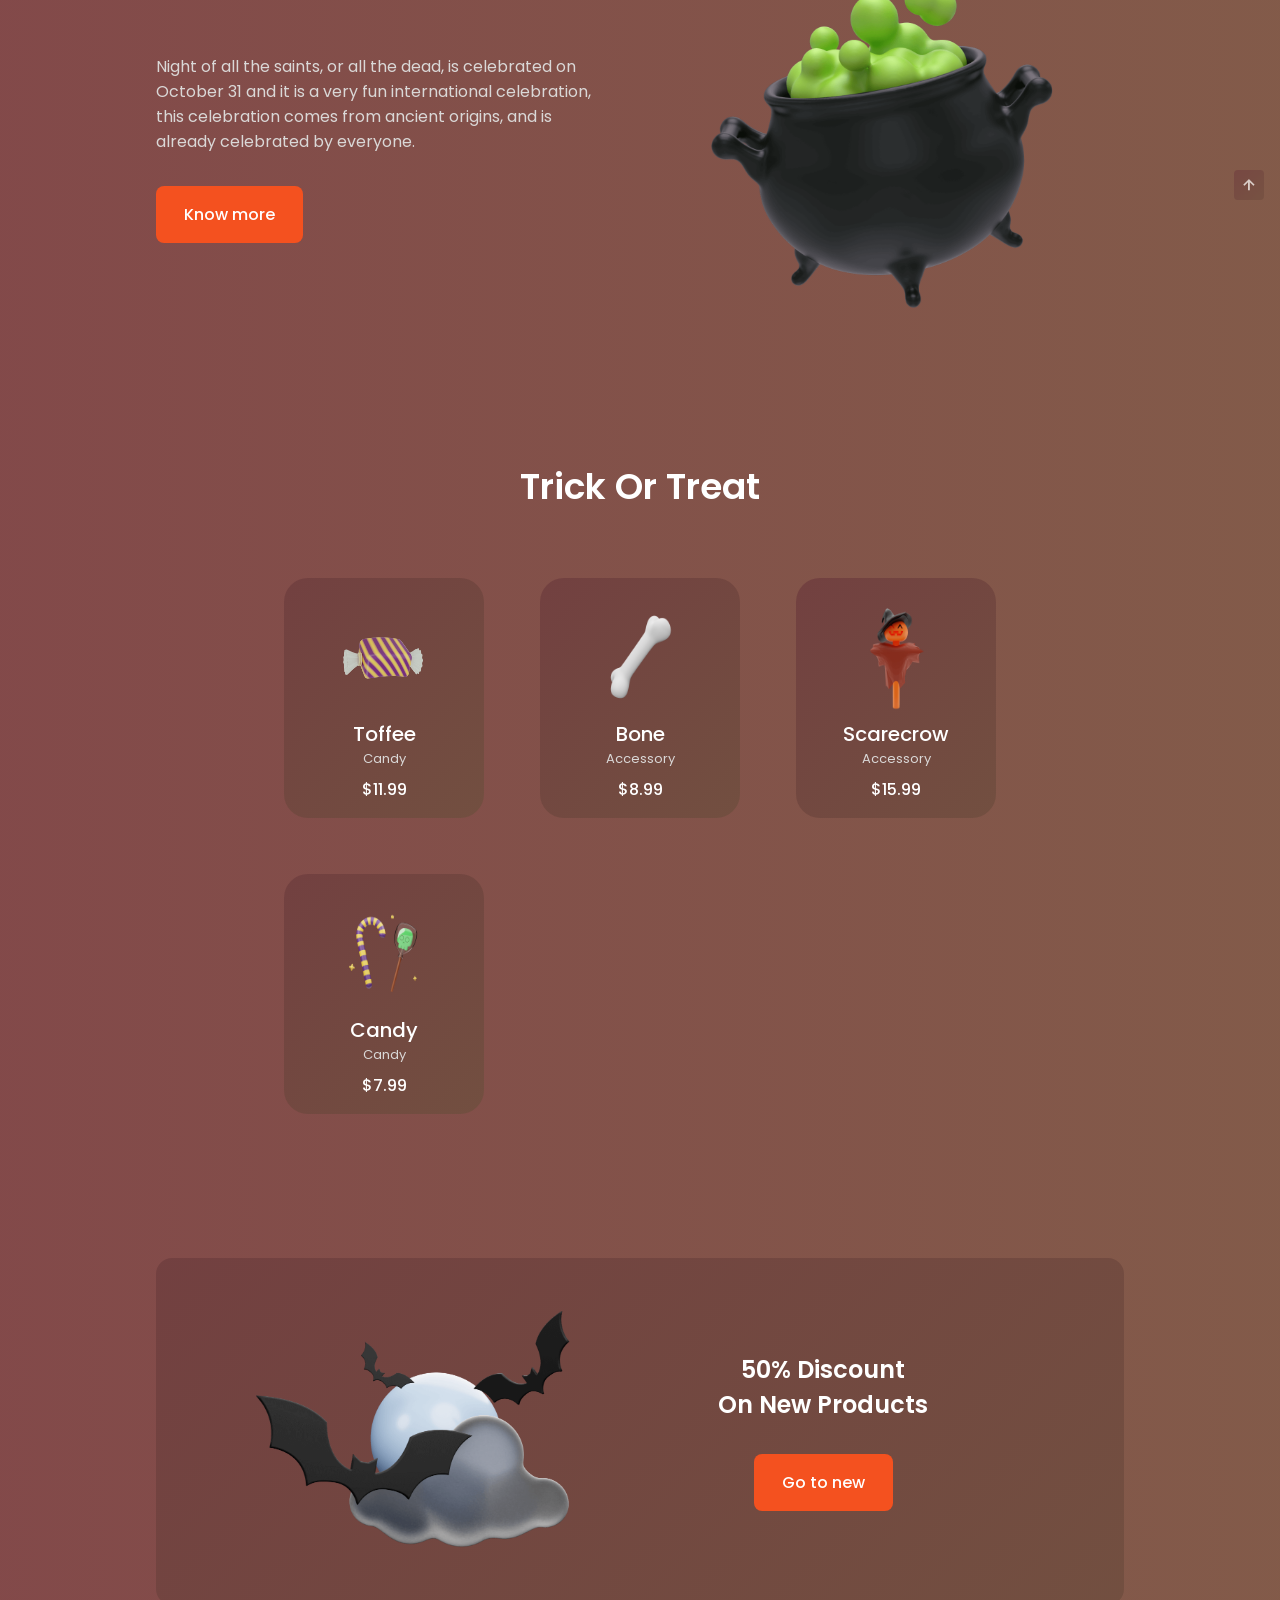
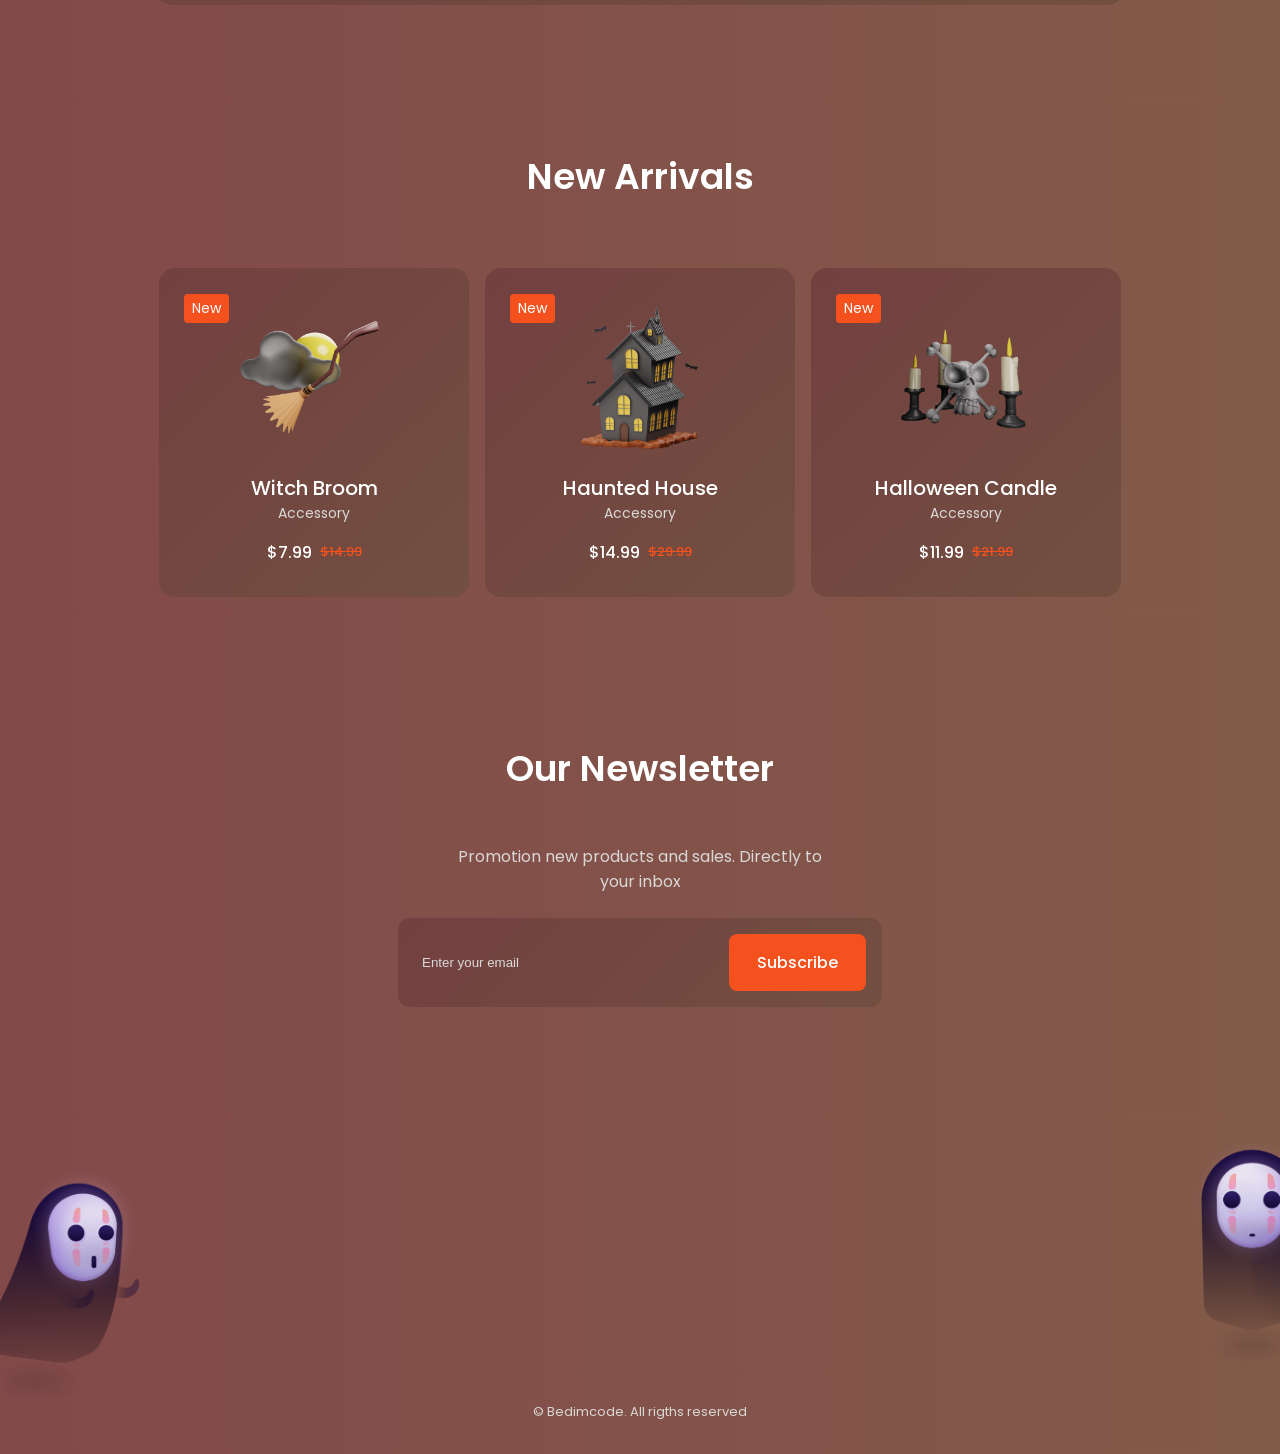
<file: project/Halloween-website/index.html>
<!DOCTYPE html>
<html lang="en">
  <head>
    <meta charset="UTF-8" />
    <meta name="viewport" content="width=device-width, initial-scale=1.0" />

    <!--=============== FAVICON ===============-->
    <link rel="shortcut icon" href="img/favicon.png" type="image/x-icon" />

    <!--=============== BOXICONS ===============-->
		<link rel="stylesheet" href="https://cdn.jsdelivr.net/npm/boxicons@latest/css/boxicons.min.css">
    <!--=============== SWIPER CSS ===============-->
    <link rel="stylesheet" href="css/swiper-bundle.min.css" />

    <!--=============== CSS ===============-->
    <link rel="stylesheet" href="css/styles.css" />

    <title>Responsive Halloween Website</title>
  </head>
  <body>
    <!--==================== HEADER ====================-->
		<header class="header" id="header">
			<nav class="nav container">
				<a href="#" class="nav_logo">
					<img src="img/logo.png" alt="logo" class="nav_logo-img">
					Halloween
				</a>

				<div class="nav_menu" id="nav-menu">
					<ul class="nav_list">
						<li class="nav_item">
							<a href="#home" class="nav_link ">Home</a>
						</li>
						<li class="nav_item">
							<a href="#about" class="nav_link">About</a>
						</li>
						<li class="nav_item">
							<a href="#trick" class="nav_link">Candy</a>
						</li>
						<li class="nav_item">
							<a href="#new" class="nav_link">New</a>
						</li>

						<a href="#" class="button button--ghost">Support</a>
					</ul>

					<div class="nav_close" id="nav-close">
						<i class='bx bx-x'></i>
					</div>

					<img src="img/nav-img.png" alt="navImg" class="nav_img">
				</div>

				<div class="nav_toggle" id="nav-toggle">
					<i class='bx bx-grid-alt'></i>
				</div>
			</nav>
		</header>

		<main class="maiin">
			<!--==================== HOME ====================-->
			<section class="home container" id="home">
				<div class="swiper home-swiper">
					<div class="swiper-wrapper">						
						<section class="swiper-slide">
							<div class="home_content grid">
								<div class="home_group">
									<img src="img/home1-img.png" alt="home" class="home_img">
									<div class="home_indicator"></div>

									<div class="home_details-img">
										<h4 class="home_details-title">The Labu "Reiza"</h4>
										<span class="home_details-subtitle">The Living Pumpkin</span>
									</div>
								</div>

								<div class="home_data">
									<h3 class="home_subtitle">#1 Top Scariest Ghost</h3>
									<h1 class="home_title">UOOOO<br>TRICK OR<br>TREAT!!</h1>
									<p class="home_description">
										Hi, I'm Reiza, people call me "El Labu". I am currently trying to	learn something new, building ma own bike with parts made only in Malaysia
									</p>

									<div class="home_buttons">
										<a href="#" class="button">Book Now</a>
										<a href="#" class="button--link button--flex">
											Track Record
											<i class='bx bx-right-arrow-alt button_icon'></i>
										</a>
									</div>
								</div>
							</div>
						</section>

						<section class="swiper-slide">
							<div class="home_content grid">
								<div class="home_group">
									<img src="img/home2-img.png" alt="home" class="home_img">
									<div class="home_indicator"></div>

									<div class="home_details-img">
										<h4 class="home_details-title">Adino & Grahami"</h4>
										<span class="home_details-subtitle">No words can describe them</span>
									</div>
								</div>

								<div class="home_data">
									<h3 class="home_subtitle">#2 top Best duo</h3>
									<h1 class="home_title">BRING BACK<br>MY COTTON<br>CANDY</h1>
									<p class="home_description">
										Adino steals cotton candy from his brother and eats them all in one bite, a hungry beast. Grahami can no longer contain his anger towards Adino.
									</p>

									<div class="home_buttons">
										<a href="#" class="button">Book Now</a>
										<a href="#" class="button--link button--flex">
											Track Record
											<i class='bx bx-right-arrow-alt button_icon'></i>
										</a>
									</div>
								</div>
							</div>
						</section>

						<section class="swiper-slide">
							<div class="home_content grid">
								<div class="home_group">
									<img src="img/home3-img.png" alt="home" class="home_img">
									<div class="home_indicator"></div>

									<div class="home_details-img">
										<h4 class="home_details-title">Captain Sem</h4>
										<span class="home_details-subtitle">Veteran Spooky Ghost</span>
									</div>
								</div>

								<div class="home_data">
									<h3 class="home_subtitle">#3 Top Scariest  Ghost</h3>
									<h1 class="home_title">RESPAWN<br>THE SPOOKY<br>SKULL</h1>
									<p class="home_description">
										In search for cute little puppy, Captain Sem has come back from his tragic death. With his hogwarts certified power he promise to be a hero for all of ghostkind.
									</p>

									<div class="home_buttons">
										<a href="#" class="button">Book Now</a>
										<a href="#" class="button--link button--flex">
											Track Record
											<i class='bx bx-right-arrow-alt button_icon'></i>
										</a>
									</div>
								</div>
							</div>
						</section>
					</div>

					<div class="swiper-pagination"></div>
				</div>
			</section>

			<!--==================== CATEGORY ====================-->
			<section class="section category">
				<h2 class="section_title">Favorite Scare<br>Category</h2>

				<div class="category_container container grid">
					<div class="category_data">
						<img src="img/category1-img.png" alt="category" class="category_img">
						<h3 class="category_title">Ghosts</h3>
						<p class="category_description">
							Choose the ghosts, the scariest there are. 
						</p>
					</div>
					
					<div class="category_data">
						<img src="img/category2-img.png" alt="category" class="category_img">
						<h3 class="category_title">Pumpkins</h3>
						<p class="category_description">
							You look at the scariesst pumpkins there is. 
						</p>
					</div>
					
					<div class="category_data">
						<img src="img/category3-img.png" alt="category" class="category_img">
						<h3 class="category_title">Witch Hat</h3>
						<p class="category_description">
							Pick the most styluch witch hats out there. 
						</p>
					</div>
				</div>
			</section>
	
			<!--==================== ABOUT ====================-->
			<section class="about section" id="about">
				<div class="about_container container grid">
					<div class="about_data">
						<h2 class="section_title about_title">About Halloween<br>Night</h2>
						<p class="about_description">
							Night of all the saints, or all the dead, is celebrated on October 31 and it is a very fun international celebration, this celebration comes from ancient origins, and is already celebrated by everyone.
						</p>
						<a href="#" class="button">Know more</a>
					</div>

					 <img src="img/about-img.png" alt="about" class="about_img">
				</div>
			</section>
	
			<!--==================== TRICK OR TREAT ====================-->
			<section class="section trick" id="trick">
				<h2 class="section_title">Trick Or Treat</h2>

				<div class="trick_container container grid">
					<div class="trick_content">
						<img src="img/trick-treat1-img.png" alt="trick" class="trick_img">
						<h3 class="trick_title">Toffee</h3>
						<span class="trick_subtitle">Candy</span>
						<span class="trick_price">$11.99</span>

						<butto class="button trick_button">
							<i class='bx bx-cart-alt trick_icon'></i>
						</butto>
					</div>
					
					<div class="trick_content">
						<img src="img/trick-treat2-img.png" alt="trick" class="trick_img">
						<h3 class="trick_title">Bone</h3>
						<span class="trick_subtitle">Accessory</span>
						<span class="trick_price">$8.99</span>

						<butto class="button trick_button">
							<i class='bx bx-cart-alt trick_icon'></i>
						</butto>
					</div>
					
					<div class="trick_content">
						<img src="img/trick-treat3-img.png" alt="trick" class="trick_img">
						<h3 class="trick_title">Scarecrow</h3>
						<span class="trick_subtitle">Accessory</span>
						<span class="trick_price">$15.99</span>

						<butto class="button trick_button">
							<i class='bx bx-cart-alt trick_icon'></i>
						</butto>
					</div>
					
					<div class="trick_content">
						<img src="img/trick-treat4-img.png" alt="trick" class="trick_img">
						<h3 class="trick_title">Candy </h3>
						<span class="trick_subtitle">Candy</span>
						<span class="trick_price">$7.99</span>

						<butto class="button trick_button">
							<i class='bx bx-cart-alt trick_icon'></i>
						</butto>
					</div>
					
					<div class="trick_content">
						<img src="img/trick-treat5-img.png" alt="trick" class="trick_img">
						<h3 class="trick_title">Pumpkin</h3>
						<span class="trick_subtitle">Candy</span>
						<span class="trick_price">$19.99</span>

						<butto class="button trick_button">
							<i class='bx bx-cart-alt trick_icon'></i>
						</butto>
					</div>
					
					<div class="trick_content">
						<img src="img/trick-treat6-img.png" alt="trick" class="trick_img">
						<h3 class="trick_title">Ghost</h3>
						<span class="trick_subtitle">Accessory</span>
						<span class="trick_price">$17.99</span>

						<butto class="button trick_button">
							<i class='bx bx-cart-alt trick_icon'></i>
						</butto>
					</div>
				</div>
			</section>
	
			<!--==================== DISCOUNT ====================-->
			<section class="section discount">
				<div class="discount_container container grid">
					<div class="discount_data">
						<h2 class="discount_title">50% Discount<br>On New Products</h2>
						<a href="#" class="button">Go to new</a>
					</div>

					<img src="img/discount-img.png" alt="discount" class="discount_img">
				</div>
			</section>
	
			<!--==================== NEW ARRIVALS ====================-->
			<section class="section new" id="new">
				<h2 class="section_title">New Arrivals</h2>

				<div class="new_container container">
					<div class="swiper new-swiper">
						<div class="swiper-wrapper">
							<div class="new_content swiper-slide">
								<div class="new_tag">New</div>
								<img src="img/new1-img.png" alt="new" class="new_img">
								<h3 class="new_title">Haunted House</h3>
								<span class="new_subtitle">Accessory</span>

								<div class="new_prices">
									<span class="new_price">$14.99</span>
									<span class="new_discount">$29.99</span>
								</div>

								<button class="button new_button">
									<i class='bx bx-cart-alt new_icon'></i>
								</button>
							</div>
							
							<div class="new_content swiper-slide">
								<div class="new_tag">New</div>
								<img src="img/new2-img.png" alt="new" class="new_img">
								<h3 class="new_title">Halloween Candle</h3>
								<span class="new_subtitle">Accessory</span>

								<div class="new_prices">
									<span class="new_price">$11.99</span>
									<span class="new_discount">$21.99</span>
								</div>

								<button class="button new_button">
									<i class='bx bx-cart-alt new_icon'></i>
								</button>
							</div>
							
							<div class="new_content swiper-slide">
								<div class="new_tag">New</div>
								<img src="img/new3-img.png" alt="new" class="new_img">
								<h3 class="new_title">Witch Hat</h3>
								<span class="new_subtitle">Accessory</span>

								<div class="new_prices">
									<span class="new_price">$4.99</span>
									<span class="new_discount">$9.99</span>
								</div>

								<button class="button new_button">
									<i class='bx bx-cart-alt new_icon'></i>
								</button>
							</div>
							
							<div class="new_content swiper-slide">
								<div class="new_tag">New</div>
								<img src="img/new4-img.png" alt="new" class="new_img">
								<h3 class="new_title">Rip</h3>
								<span class="new_subtitle">Accessory</span>

								<div class="new_prices">
									<span class="new_price">$24.99</span>
									<span class="new_discount">$44.99</span>
								</div>

								<button class="button new_button">
									<i class='bx bx-cart-alt new_icon'></i>
								</button>
							</div>
							
							<div class="new_content swiper-slide">
								<div class="new_tag">New</div>
								<img src="img/new5-img.png" alt="new" class="new_img">
								<h3 class="new_title">Terrifying Crystal Ball</h3>
								<span class="new_subtitle">Accessory</span>

								<div class="new_prices">
									<span class="new_price">$5.99</span>
									<span class="new_discount">$12.99</span>
								</div>

								<button class="button new_button">
									<i class='bx bx-cart-alt new_icon'></i>
								</button>
							</div>
							
							<div class="new_content swiper-slide">
								<div class="new_tag">New</div>
								<img src="img/new6-img.png" alt="new" class="new_img">
								<h3 class="new_title">Witch Broom</h3>
								<span class="new_subtitle">Accessory</span>

								<div class="new_prices">
									<span class="new_price">$7.99</span>
									<span class="new_discount">$14.99</span>
								</div>

								<button class="button new_button">
									<i class='bx bx-cart-alt new_icon'></i>
								</button>
							</div>
						</div>
					</div>
				</div>
			</section>
	
			<!--==================== OUR NEWSLETTER ====================-->
			<section class="section newsletter">
				<div class="newsletter_container container">
					<h2 class="section_title">Our Newsletter</h2>
					<p class="newsletter_description">
						Promotion new products and sales. Directly to your inbox
					</p>

					 <form action="" class="newsletter_form">
						 <input type="email" placeholder="Enter your email" class="newsletter_input">
						 <button class="button">Subscribe</button>
					 </form>
				</div>
			</section>

		</main>
    

    <!--==================== FOOTER ====================-->
		<footer class="footer section">
			<div class="footer_container container grid">
				<div class="footer_content">
					<a href="#" class="footer_logo">
						<img src="img/logo.png" alt="footer-logo" class="footer_logo-img">
						Halloween
					</a>

					<p class="footer_description">Enjoy the scariest night<br>of your life.</p>

					<div class="footer_social">
						<a href="http://www.facebook.com" target="_blank" class="footer_social-link">
							<i class='bx bxl-facebook'></i>
						</a>
						<a href="http://www.instagram.com" target="_blank" class="footer_social-link">
							<i class='bx bxl-instagram-alt' ></i>
						</a>
						<a href="http://www.twitter.com" target="_blank" class="footer_social-link">
							<i class='bx bxl-twitter' ></i>
						</a>
					</div>
				</div>
					
				<div class="footer_content">
					<h3 class="footer_title">About</h3>

					<ul class="footer_links">
						<li>
							<a href="" class="footer_link">About Us</a>
						</li>
						<li>
							<a href="" class="footer_link">Features</a>
						</li>
						<li>
							<a href="" class="footer_link">News</a>
						</li>
					</ul>
				</div>
				
				<div class="footer_content">
					<h3 class="footer_title">Our Services</h3>

					<ul class="footer_links">
						<li>
							<a href="" class="footer_link">Pricing</a>
						</li>
						<li>
							<a href="" class="footer_link">Discounts</a>
						</li>
						<li>
							<a href="" class="footer_link">Shipping mode</a>
						</li>
					</ul>
				</div>
				
				<div class="footer_content">
					<h3 class="footer_title">Our Company</h3>

					<ul class="footer_links">
						<li>
							<a href="" class="footer_link">Blog</a>
						</li>
						<li>
							<a href="" class="footer_link">About us</a>
						</li>
						<li>
							<a href="" class="footer_link">Our mision</a>
						</li>
					</ul>
				</div>
			</div>
			<span class="footer_copy">&#169; Bedimcode. All rigths reserved</span>
			<img src="img/footer1-img.png" alt="footer" class="footer_img-one">
			<img src="img/footer2-img.png" alt="footer" class="footer_img-two">
		</footer>


    <!--=============== SCROLL UP ===============-->
		<a href="#" class="scrollup" id="scroll-up">
			<i class='bx bx-up-arrow-alt scrollup_icon' ></i>
		</a>

    <!--=============== SCROLL REVEAL ===============-->
    <script src="js/scrollreveal.min.js"></script>

    <!--=============== SWIPER JS ===============-->
    <script src="js/swiper-bundle.min.js"></script>

    <!--=============== MAIN JS ===============-->
    <script src="js/main.js"></script>
  </body>
</html>
</file>
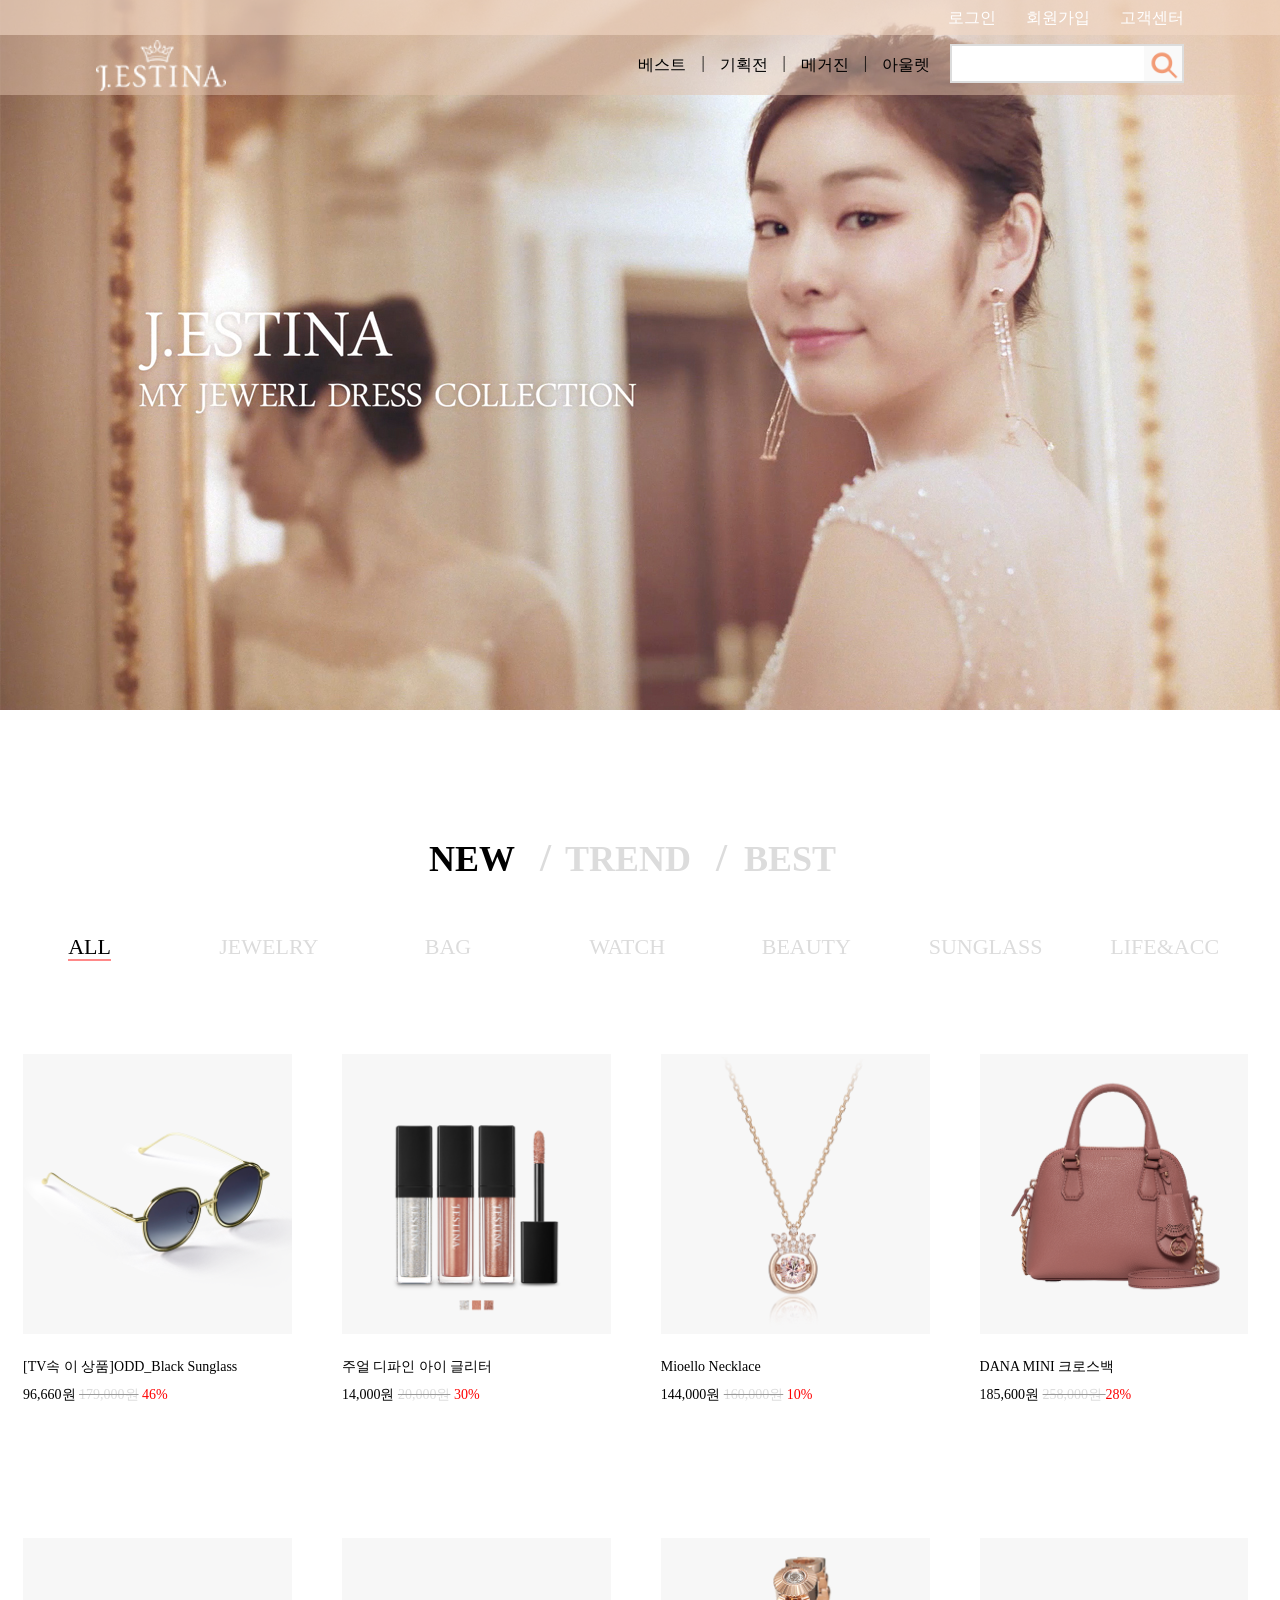
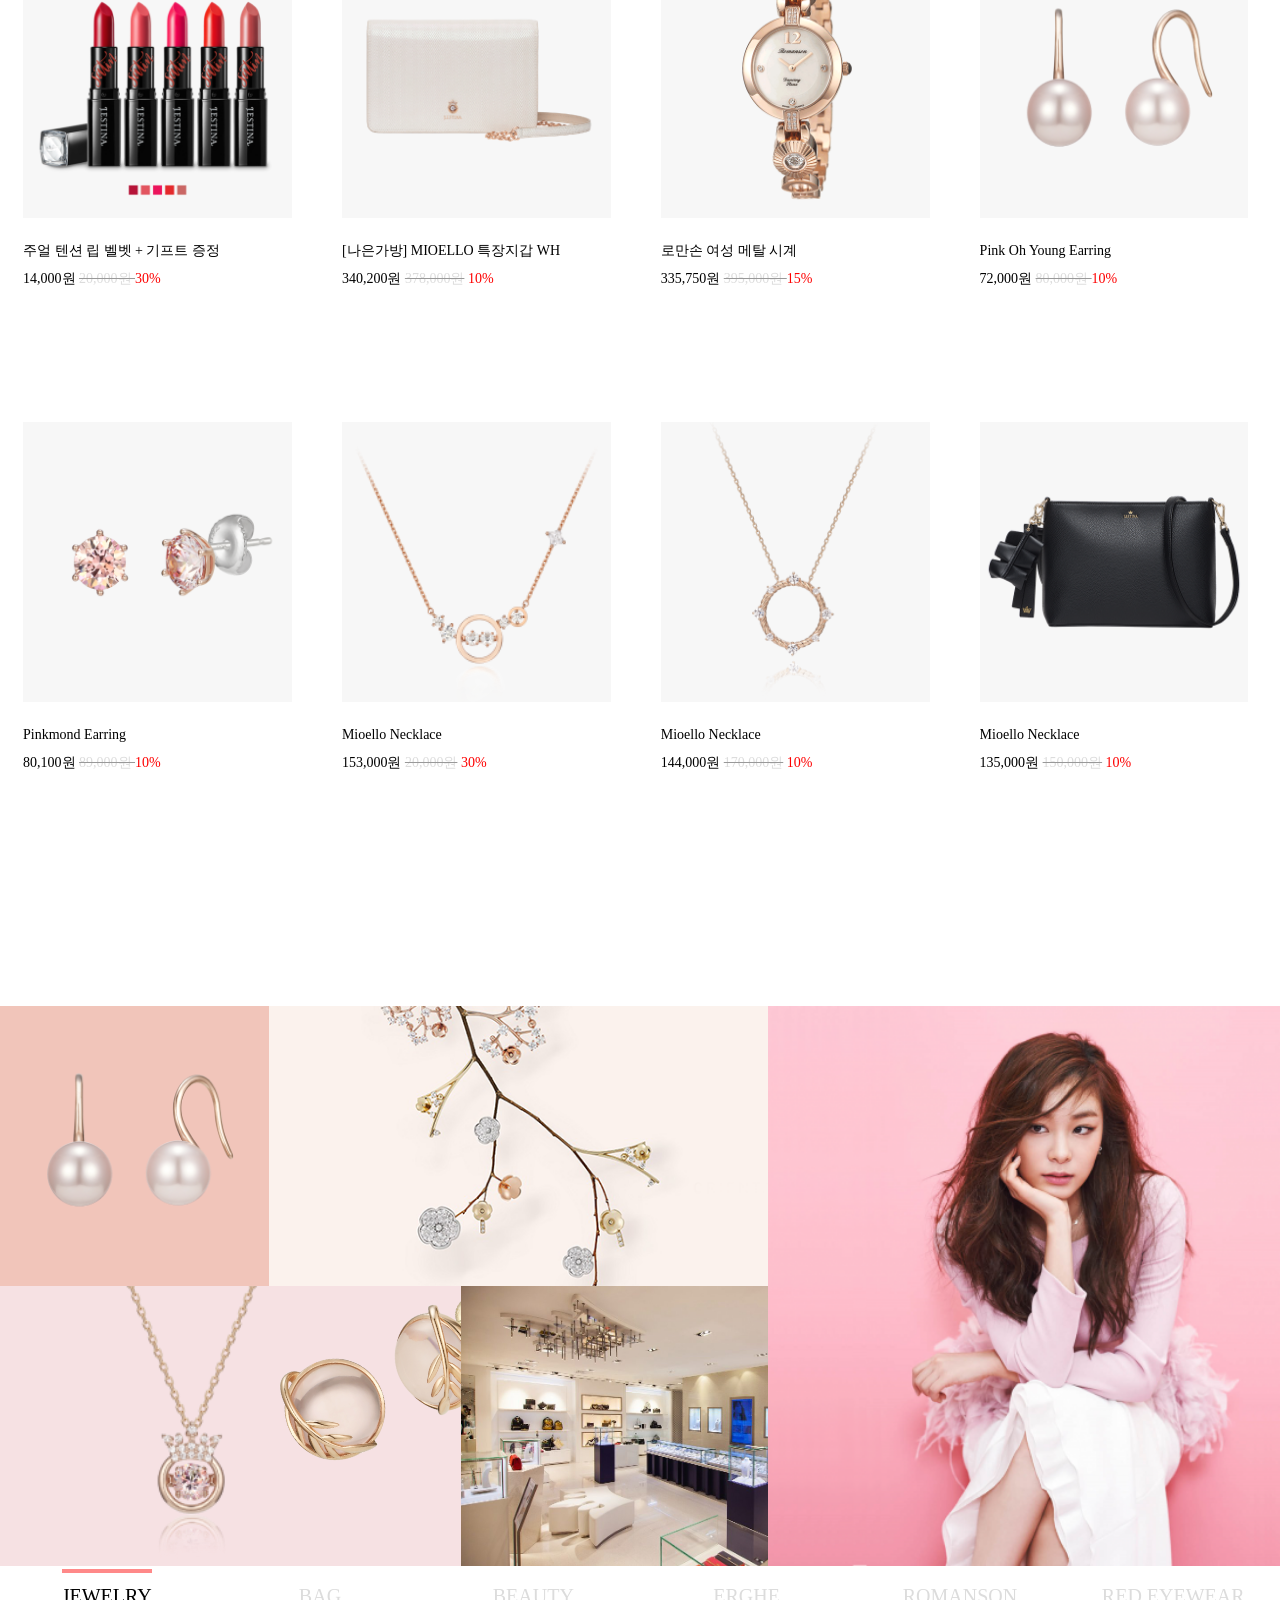
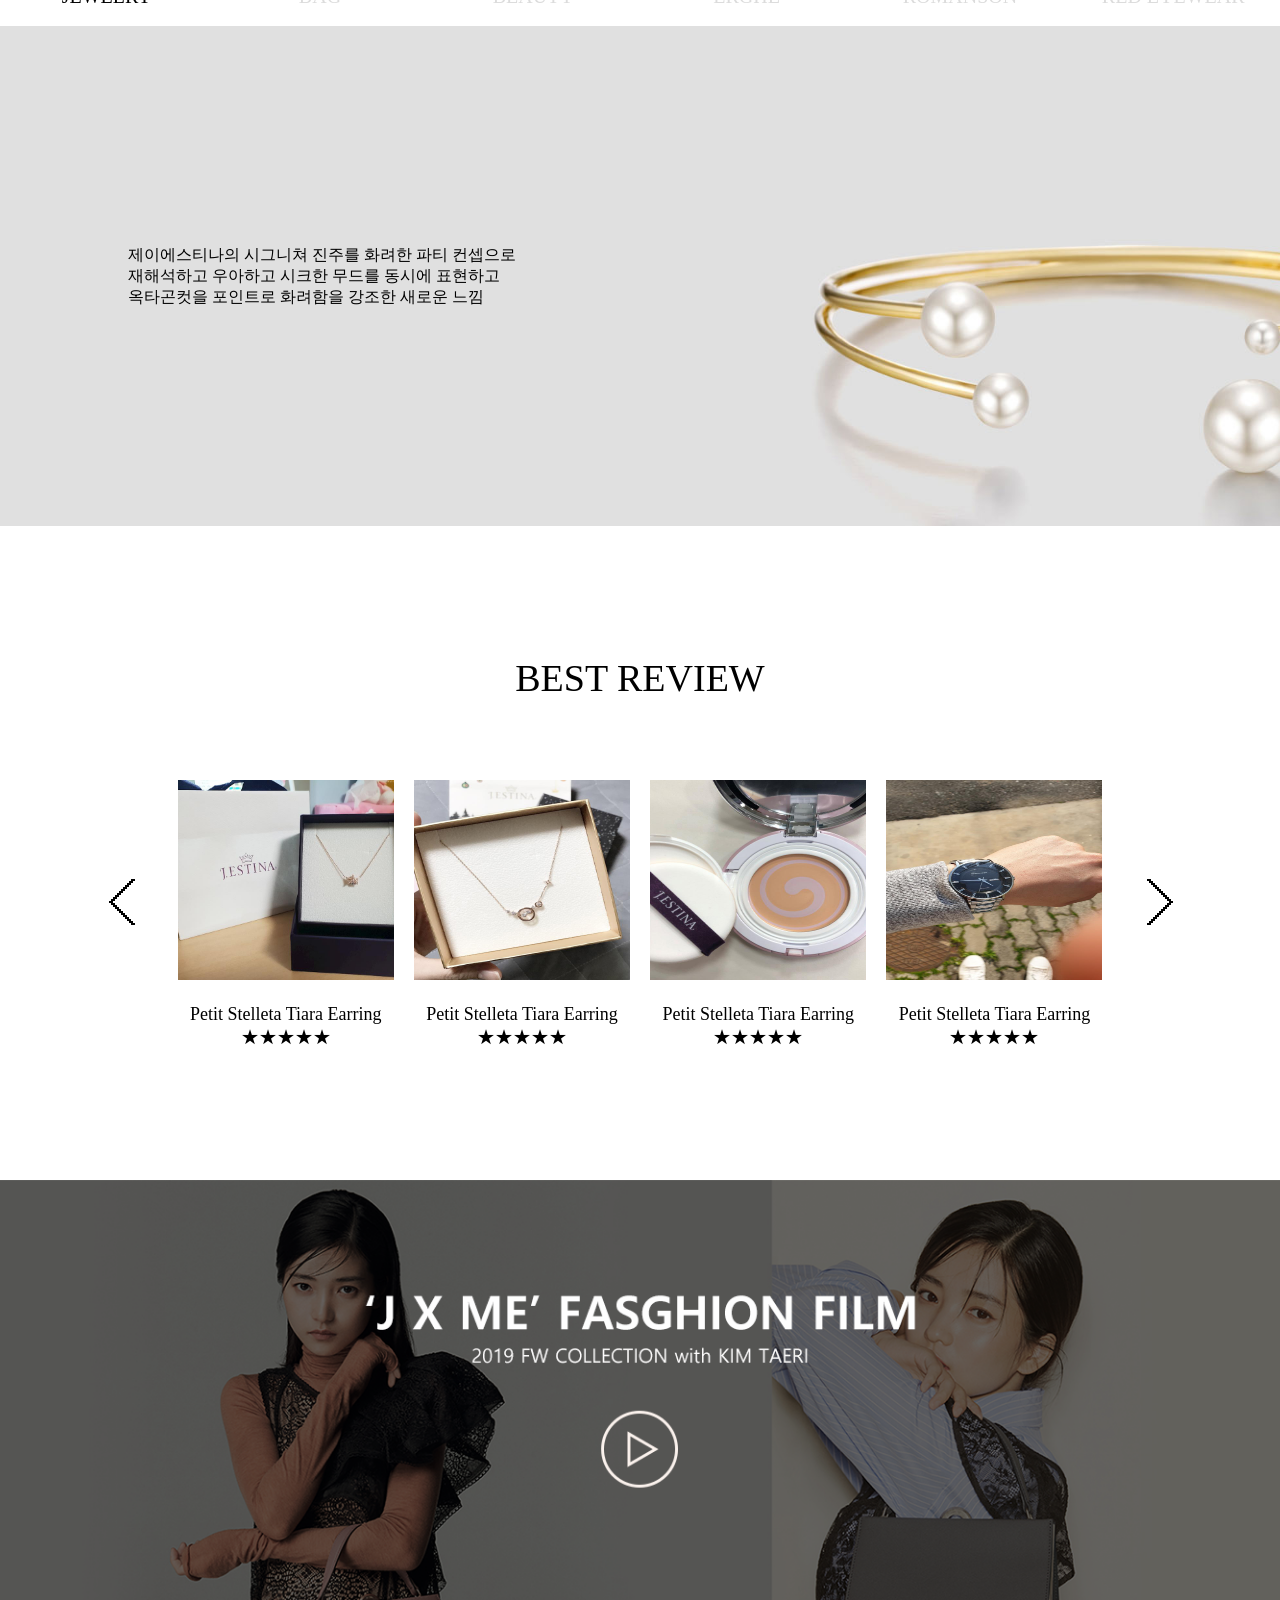
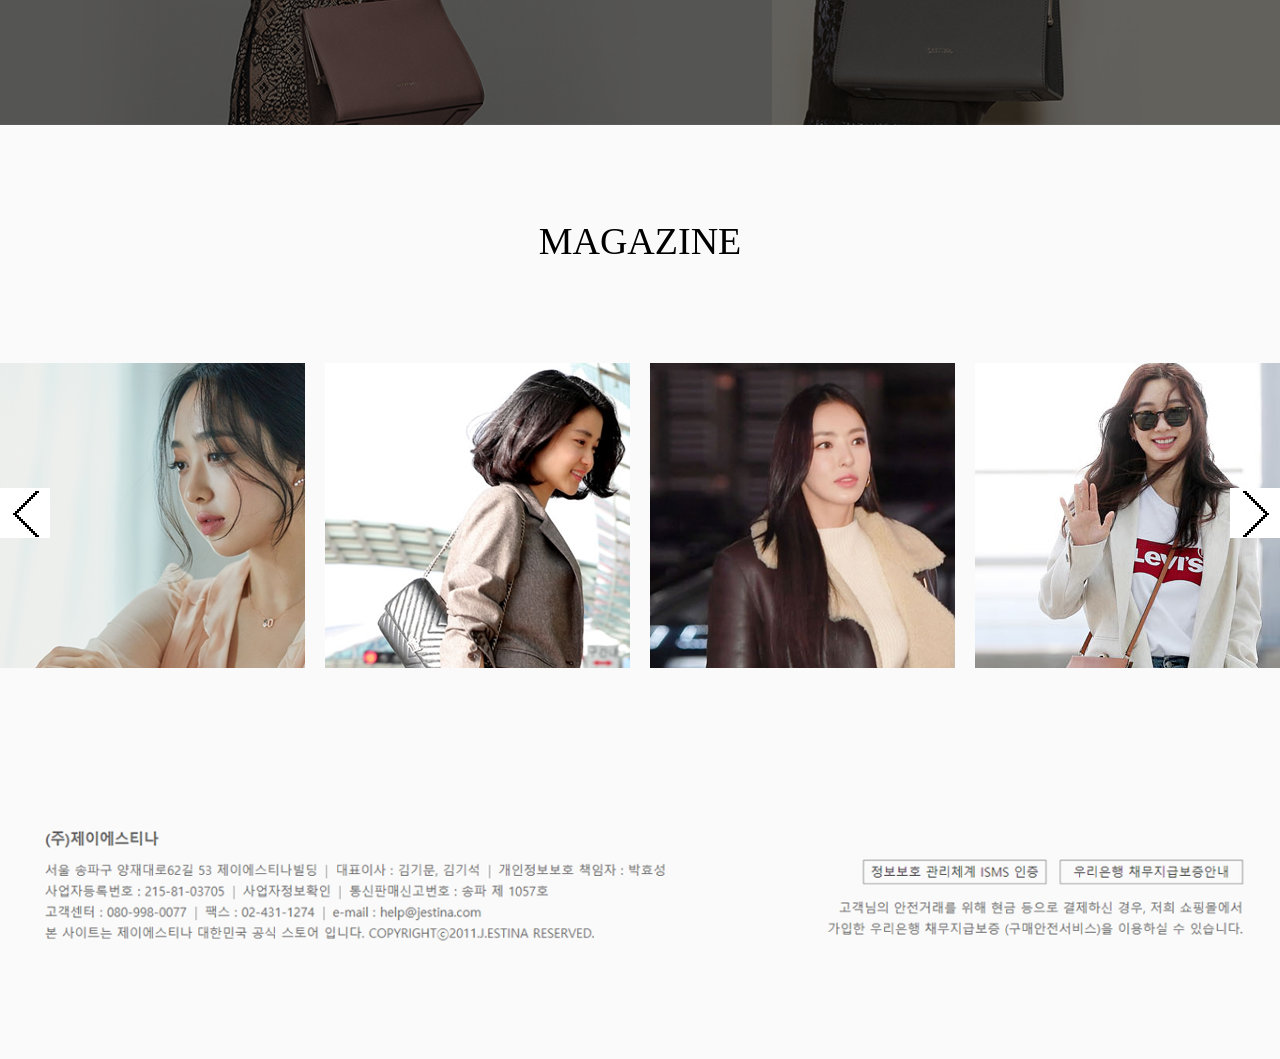
<file: project/Jestina/index.html>
<!DOCTYPE html>
<html lang="ko">
<head>
    <meta charset="UTF-8">
    <meta name="viewport" content="width=device-width, initial-scale=1.0" />
    <title>J.ESTINA</title>
    <link rel="stylesheet" href="css/style1.css">
    <script src="js/jquery-1.9.1.min.js"></script>
    <script src="js/script.js"></script>
    <script src="js/jquery.bxslider.min.js"></script>
    <script>
        function playMovie18FW() {
            ww = jQuery('.movie_area').width();
            HH = jQuery('.movie_area').height();
            jQuery('.movie_area').html('<iframe width="'+ww+'" height="'+HH+'" src="//www.youtube.com/embed/o32wUypzznI?list=o32wUypzznI&rel=0&autoplay=1&controls=1&showinfo=0&vq=hd1080" frameborder="0" allowfullscreen></iframe>');
        }
    </script>
</head>
<body>
    <div id="wrap">
        <div id="header">
            <div class="header_sub">
                <div class="sub_menu">
                    <ul>
                        <li class="login"><a href="#">로그인</a></li>
                        <li><a href="#">회원가입</a></li>
                        <li><a href="#">고객센터</a></li>
                    </ul>
                </div>
            </div>
            <div class="login">
                <form action="#" id="login_f" method="post" name="log_f">
                    <fieldset>
                        <legend>로그인</legend>
                        <span class="tr"></span>
                        <p class="login_close_btn">
                            <span class="cr01"></span>
                            <span class="cr02"></span>
                        </p>
                        <p class="user_id">
                            <span>아이디</span>
                            <input type="text" name="user_id" id="user_id" placeholder="아이디" />
                        </p>
                        <p class="user_pw">
                            <span>페스워드</span>
                            <input type="text" name="user_pw" id="user_pw" placeholder="페스워드"/>
                        </p>
                        <p>
                            <input type="checkbox" name="save_id" id="save_id" />
                            <label for="save_id">비밀번호 저장</label>
                        </p>
                        <p class="log_btn">
                            <input type="button" value="로그인" />
                        </p>
                        <p class="join_btn_wrap">
                            <a href="#">회원가입</a>
                            <a href="#" class="sch_id_btn">아이디/비밀번호찾기</a>
                        </p>
                    </fieldset>
                </form>
            </div>
            <div class="header_main">
                <div class="main">
                    <h1 id="logo"><a href="index.html"><img src="img/logo.png" alt="제이에스티나"></a></h1>
                    <div class="main_menu">
                        <div class="menu">
                            <ul>
                                <li class="first_skip"><a href="#">베스트</a></li>
                                <li><a href="#">기획전</a></li>
                                <li><a href="#">메거진</a></li>
                                <li class="last"><a href="#">아울렛</a></li>
                            </ul>
                        </div>
                        <div class="main_btn">
                            <input type="text" ><button type="button"></button>
                        </div>
                    </div>
                </div>
            </div>
            <div class="header_bg"><img src="img/banner.jpg" alt="베너"></div>
        </div>
        <div id="content">
            <div class="content_menu">
                <div class="content_sub">
                    <ul>
                        <li><a href="#"  class="on">NEW</a></li>
                        <li><a href="#">TREND</a></li>
                        <li><a href="#" class="last">BEST</a></li>
                    </ul>
                </div>
                <div class="content_main ">
                    <ul>
                        <li class="first"><a href="#" class="on" id="all">ALL</a></li>
                        <li><a href="#"  id="jewelry">JEWELRY</a></li>
                        <li><a href="#"  id="bag">BAG</a></li>
                        <li class="w600"><a href="#"  id="watch">WATCH</a></li>
                        <li><a href="#"  id="beauty">BEAUTY</a></li>
                        <li><a href="#"  id="sunglass">SUNGLASS</a></li>
                        <li class="last w600"><a href="#" id="life">LIFE&amp;ACC</a></li>
                    </ul>
                </div>
                <div class="content_shop">
                    <ul>
                        <li class="sunglass"><a href="#"><img src="img/shop01.png" alt=""><p class="bag">쇼핑백담기</p></a><p>[TV속 이 상품]ODD_Black Sunglass<br/>96,660원 <span class="dc_line">179,000원</span>  <span class="dc_red">46%</span></p></li>
                        <li class="beauty"><a href="#"><img src="img/shop02.png" alt=""><p class="bag">쇼핑백담기</p></a><p>주얼 디파인 아이 글리터<br/>14,000원   <span class="dc_line"> 20,000원</span>  <span class="dc_red"> 30%</span></p></li>
                        <li class="jewelry"><a href="#"><img src="img/shop03.png" alt=""><p class="bag">쇼핑백담기</p></a><p>Mioello Necklace<br/>144,000원  <span class="dc_line">160,000원</span>  <span class="dc_red">10%</span></p></li>
                        <li class="last bag"><a href="#"><img src="img/shop04.png" alt=""><p class="bag">쇼핑백담기</p></a><p>DANA MINI 크로스백<br/>185,600원 <span class="dc_line">258,000원 </span>  <span class="dc_red">28%</span></p></li>
                        <li class="beauty"><img src="img/shop05.png" alt=""><p>주얼 텐션 립 벨벳 + 기프트 증정<br/>14,000원  <span class="dc_line">20,000원 </span>  <span class="dc_red">30%</span></p></li>
                        <li class="bag"><img src="img/shop06.png" alt=""><p>[나은가방] MIOELLO 특장지갑 WH<br/>340,200원  <span class="dc_line"> 378,000원</span>  <span class="dc_red">10%</span></p></li>
                        <li class="watch"><img src="img/shop07.png" alt=""><p>로만손 여성 메탈 시계<br/>335,750원 <span class="dc_line">395,000원  </span>  <span class="dc_red">15%</span></p></li>
                        <li class="last jewelry"><img src="img/shop08.png" alt=""><p>Pink Oh Young Earring<br/>72,000원 <span class="dc_line">80,000원 </span>  <span class="dc_red">10%</span></p></li>
                        <li class="jewelry"><img src="img/shop09.png" alt=""><p>Pinkmond Earring<br/>80,100원 <span class="dc_line"> 89,000원 </span>  <span class="dc_red">10%</span></p></li>
                        <li class="jewelry"><img src="img/shop10.png" alt=""><p>Mioello Necklace<br/>153,000원 <span class="dc_line"> 20,000원</span>  <span class="dc_red"> 30%</span></p></li>
                        <li class="jewelry"><img src="img/shop11.png" alt=""><p>Mioello Necklace<br/>144,000원  <span class="dc_line">170,000원</span>  <span class="dc_red">10%</span></p></li>
                        <li class="last bag"><img src="img/shop12.png" alt=""><p>Mioello Necklace<br/>135,000원  <span class="dc_line">150,000원</span>  <span class="dc_red">10%</span></p></li>
                    </ul>
                </div>
            </div>
            <div class="content_banner ">
                <div class="Cmain">
                    <div class="c_main_banner cf" style="display: block;">
                        <div class="c_main_img">
                            <img src="img/sub00_0.png" alt="">
                        </div>
                        <div class="c_sub_img">
                            <ul>
                                <li class="sub01"><img src="img/shop08.png" alt=""></li>
                                <li class="sub03"><img src="img/sub03.png" alt=""></li>
                                <li class="sub05"><img src="img/shop03.png" alt="" class="sub05_01"><img src="img/sub02.png" alt="" class="sub05_02"></li>
                                <li class="sub06"><img src="img/sub06.jpg" alt=""></li>
                            </ul>
                        </div>
                    </div>
                    <div class="c_main_banner cf">
                        <div class="c_main_img_01">
                            <img src="img/sub00_1.jpg" alt="">
                        </div>
                        <div class="c_sub_img_01">
                            <ul>
                                <li class="sub_01"><img src="img/shop04.png" alt=""></li>
                                <li class="sub_02"><img src="img/sub03.png" alt=""></li>
                                <li class="sub_03"><img src="img/shop12.png" alt="" class="sub_03_01"><img src="img/shop06.png" alt="" class="sub_03_02"></li>
                                <li class="sub_04"><img src="img/sub06.jpg" alt=""></li>
                            </ul>
                        </div>
                    </div>
                    <div class="c_main_banner cf">
                        <div class="c_main_img_02">
                            <img src="img/sub00_2.jpg" alt="">
                        </div>
                        <div class="c_sub_img_02">
                            <ul>
                                <li class="sub_01"><img src="img/sub04.png" alt=""></li>
                                <li class="sub_02"><img src="img/sub03.png" alt=""></li>
                                <li class="sub_03"><img src="img/shop05_01.png" alt="" class="sub_03_01"><img src="img/shop02.png" alt="" class="sub_03_02"></li>
                                <li class="sub_04"><img src="img/sub06.jpg" alt=""></li>
                            </ul>
                        </div>
                    </div>
                </div>
                <div class="c_main_menu cf">
                    <ul>
                        <li><a href="#" class="on">JEWELRY</a></li>
                        <li><a href="#">BAG</a></li>
                        <li><a href="#">BEAUTY</a></li>
                        <li><a href="#">ERGHE</a></li>
                        <li><a href="#">ROMANSON</a></li>
                        <li class="last"><a href="#">RED EYEWEAR</a></li>
                    </ul>
                </div>
                <div class="c_sub_banner cf">
                    <div class="c_sub_bgimg">
                        <p>제이에스티나의 시그니쳐 진주를 화려한 파티 컨셉으로 <br/>재해석하고 우아하고 시크한 무드를 동시에 표현하고 <br/>옥타곤컷을 포인트로 화려함을 강조한 새로운 느낌</p>
                    </div>
                </div>
                <div class="c_review">
                    <div class="review_text">BEST REVIEW</div>
                    <div class="review">
                        <div class="review_img cf">
                            <ul>
                                <li class="review_img01"><img src="img/review01.jpg" alt=""><p>Petit Stelleta Tiara Earring<br/>★★★★★</p></li>
                                <li class="review_img02"><img src="img/review02.jpg" alt=""><p>Petit Stelleta Tiara Earring<br/>★★★★★</p></li>
                                <li class="review_img03"><img src="img/review03.jpg" alt=""><p>Petit Stelleta Tiara Earring<br/>★★★★★</p></li>
                                <li class="review_img04"><img src="img/review04.jpg" alt=""><p>Petit Stelleta Tiara Earring<br/>★★★★★</p></li>
                            </ul>
                        </div>
                        <div class="review_btn">
                            <ul>
                               <li class="review_left"><img src="img/left.png" alt=""></li>
                               <li class="review_right"><img src="img/right.png" alt=""></li>
                            </ul>
                        </div>
                    </div>
                </div>
                <div class="movie_area">
                    <a href="javascript:playMovie18FW();"><img src="img/movie_area.png" alt=""></a>
                </div>
            </div>
        </div>
        <div id="footer">
            <div class="c_magazin">
                <div class="magazin_text">MAGAZINE</div>
                <div class="magazin cf">
                    <div class="magazin_img">
                        <ul>
                            <li><img src="img/001.png" alt=""></li>
                            <li><img src="img/002.png" alt=""></li>
                            <li><img src="img/003.png" alt=""></li>
                            <li class="last"><img src="img/004.jpg" alt=""></li>
                        </ul>
                    </div>
                    <div class="magazin_btn">
                        <ul>
                           <li class="magazin_left"><img src="img/left.png" alt=""></li>
                           <li class="magazin_right"><img src="img/right.png" alt=""></li>
                        </ul>
                    </div>
                </div>
                <div class="footer_img">
                    <img src="img/footer.png" alt="">
                </div>
            </div>
        </div>
    </div>
</body>
</html>
</file>
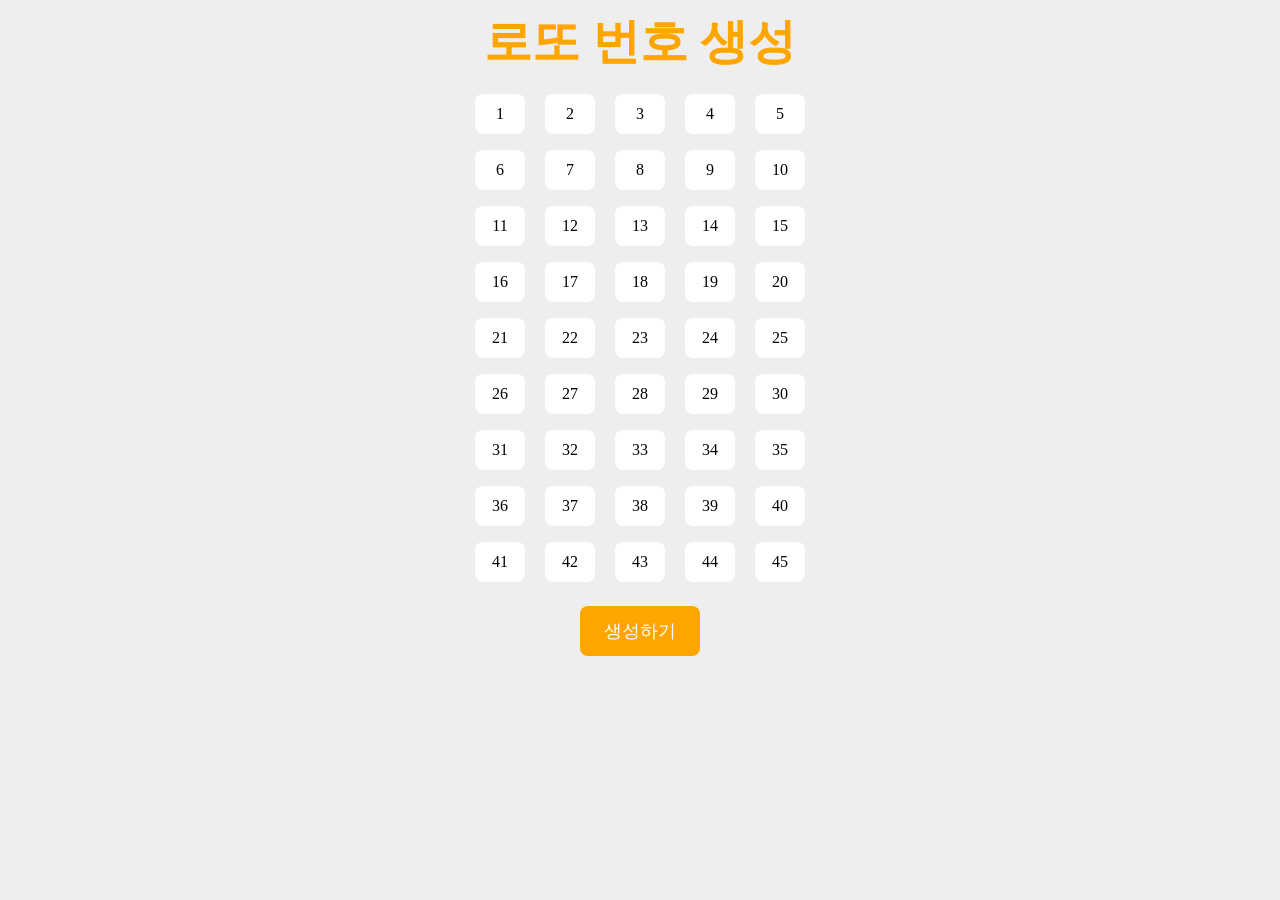
<file: project/lotto/index.html>
<!DOCTYPE html>
<html lang="en">
<head>
    <meta charset="UTF-8">
    <meta name="viewport" content="width=device-width, initial-scale=1.0">
    <title>로또번호 생성기</title>
		<script src="js/jquery-1.9.1.min.js"></script>
    <link rel="stylesheet" href="style.css">
</head>
<body>
    <div id="container">
        <header>
            <h1>로또 번호 생성</h1>
        </header>
        <section>
            <!-- 1부터 45까지 표시할 영역 -->
            <div class="js-numbers style-number"></div>

            <button class="js-btn style-btn">생성하기</button>
            <!-- visible은 '보인다'인데, 이요소는 필요에 따라 안 보이기도 해야 한다. -->
            <p class="js-ing visible">생성중.</p>
            
            <!-- 로또 번호 만든 거 표시하는 영역 -->
            <div class="result"></div>
            <button class="js-reset style-reset">초기화</button>
        </section>
    </div>
    <script src="js/script.js"></script>
</body>
</html>
</file>
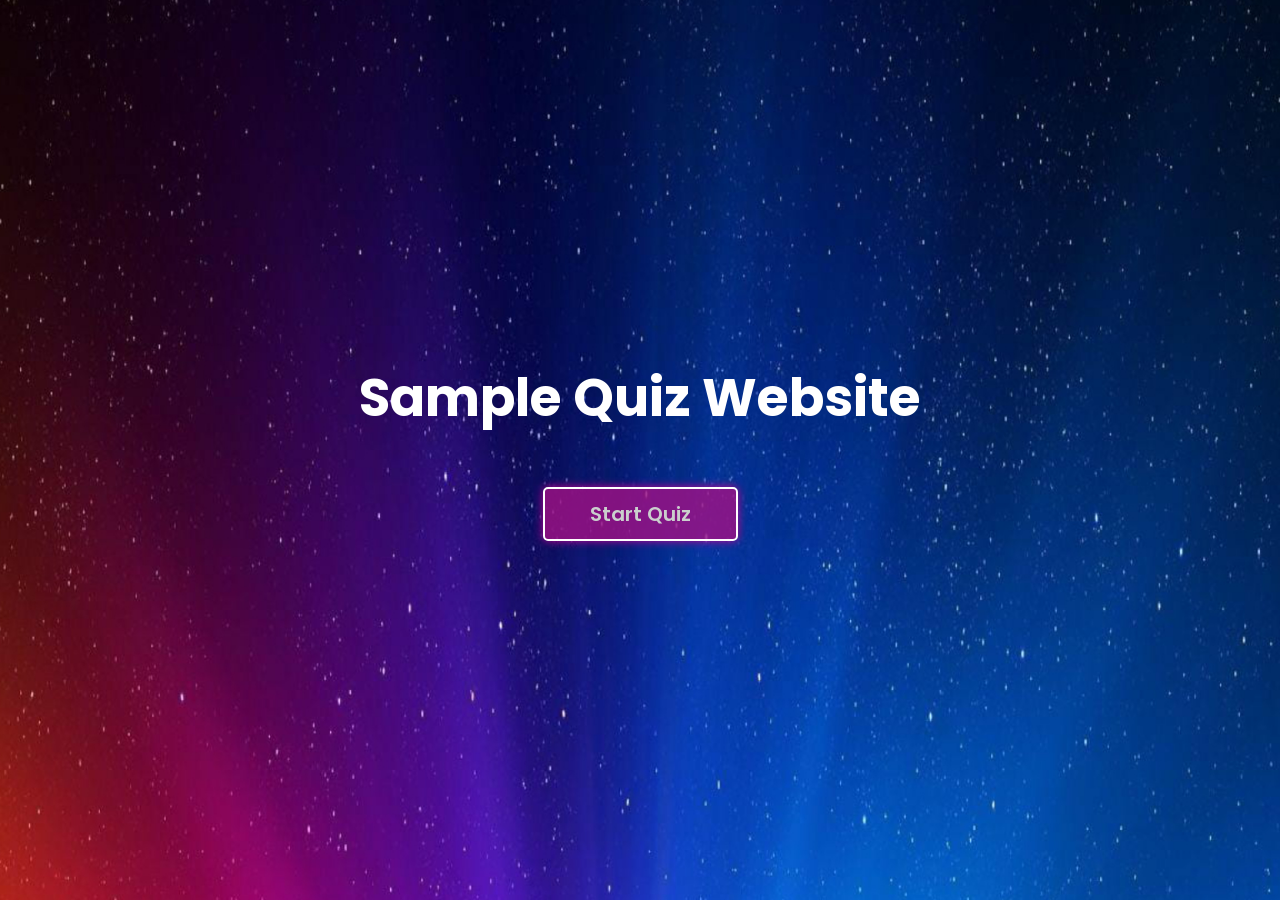
<file: project/quiz/index.html>
<!DOCTYPE html>
<html lang="en">
<head>
	<meta charset="UTF-8">
	<meta name="viewport" content="width=device-width, initial-scale=1.0">
	<title>Document</title>
	<link rel="stylesheet" href="css/style.css">
	<link rel="stylesheet"
  href="https://cdn.jsdelivr.net/npm/boxicons@latest/css/boxicons.min.css">
</head>
<body>
	<div class="main">
		<div class="home_content">
			<div class="home_title">Sample Quiz Website</div>
			<div class="start_btn">
				<button type="button">Start Quiz</button>
			</div>
		</div>
	</div>
	<div class="info_box">
		<div class="info_title">
			<span>Some Rules of this Quiz</span>
		</div>
		<div class="info_list">
			<div class="info">1. You will have only <span>15 seconds</span> per each question.</div>
			<div class="info">2. Once you select your answer, you can't reselect.</div>
			<div class="info">3. You can't select any option once time goes off.</div>
			<div class="info">4. You can't exit from the Quiz while you;re playing.</div>
			<div class="info">5. You'll get poins on basis of your correct answers.</div>
		</div>
		<div class="buttons">
			<button type="button" class="quit">Exit Quiz</button>
			<button type="button" class="restart">Continue</button>
		</div>
	</div>

	<div class="quiz_box">
		<div class="header">
			<div class="title">Awesome Quiz Applicatrion</div>
			<div class="timer">
				<div class="time_text">Time Left</div>
				<div class="timer_sec">15</div>
			</div>
			<div class="time_line"></div>
		</div>
		<div class="section">
			<div class="que_text">
				<!-- <span>What does HTML stand for?</span> -->
			</div>
			<div class="option_list">
				<!-- <div class="option">
					<span>Hyper Text Preprocesson</span>
					<div class="icon tick"><i class='bx bx-check'></i></div>
				</div>
				<div class="option">
					<span>Hyper Text Markup Language</span>
					<div class="icon cross"><i class='bx bx-x'></i></div>
				</div>
				<div class="option">
					<span>Hyper Text Multiple Language</span>
				</div>
				<div class="option">
					<span>Hyper Text Multi Language</span>
				</div> -->
			</div>
		</div>
		<div class="footer">
			<div class="total_que">
				<!-- <p><span>2</span>of<span>5</span>Questions</p> -->
			</div>
			<button type="button" class="next_btn">Next</button>
		</div>
	</div>

	<div class="result_box">
		<div class="icon">
			<i class='bx bxl-sketch'></i>
		</div>
		<div class="complete_text">You've completed the Quiz!</div>
		<div class="score_text">
			<!-- <p>and sorry, You got only <span>2</span> out of <span>5</span></p> -->
		</div>
		<div class="buttons">
			<button type="button" class="restart">Replay Quiz</button>
			<button type="button" class="quit">Quit Quiz</button>
		</div>
	</div>
	
	<script src="js/questions.js"></script>
	<script src="js/script.js"></script>

</body>
</html>
</file>
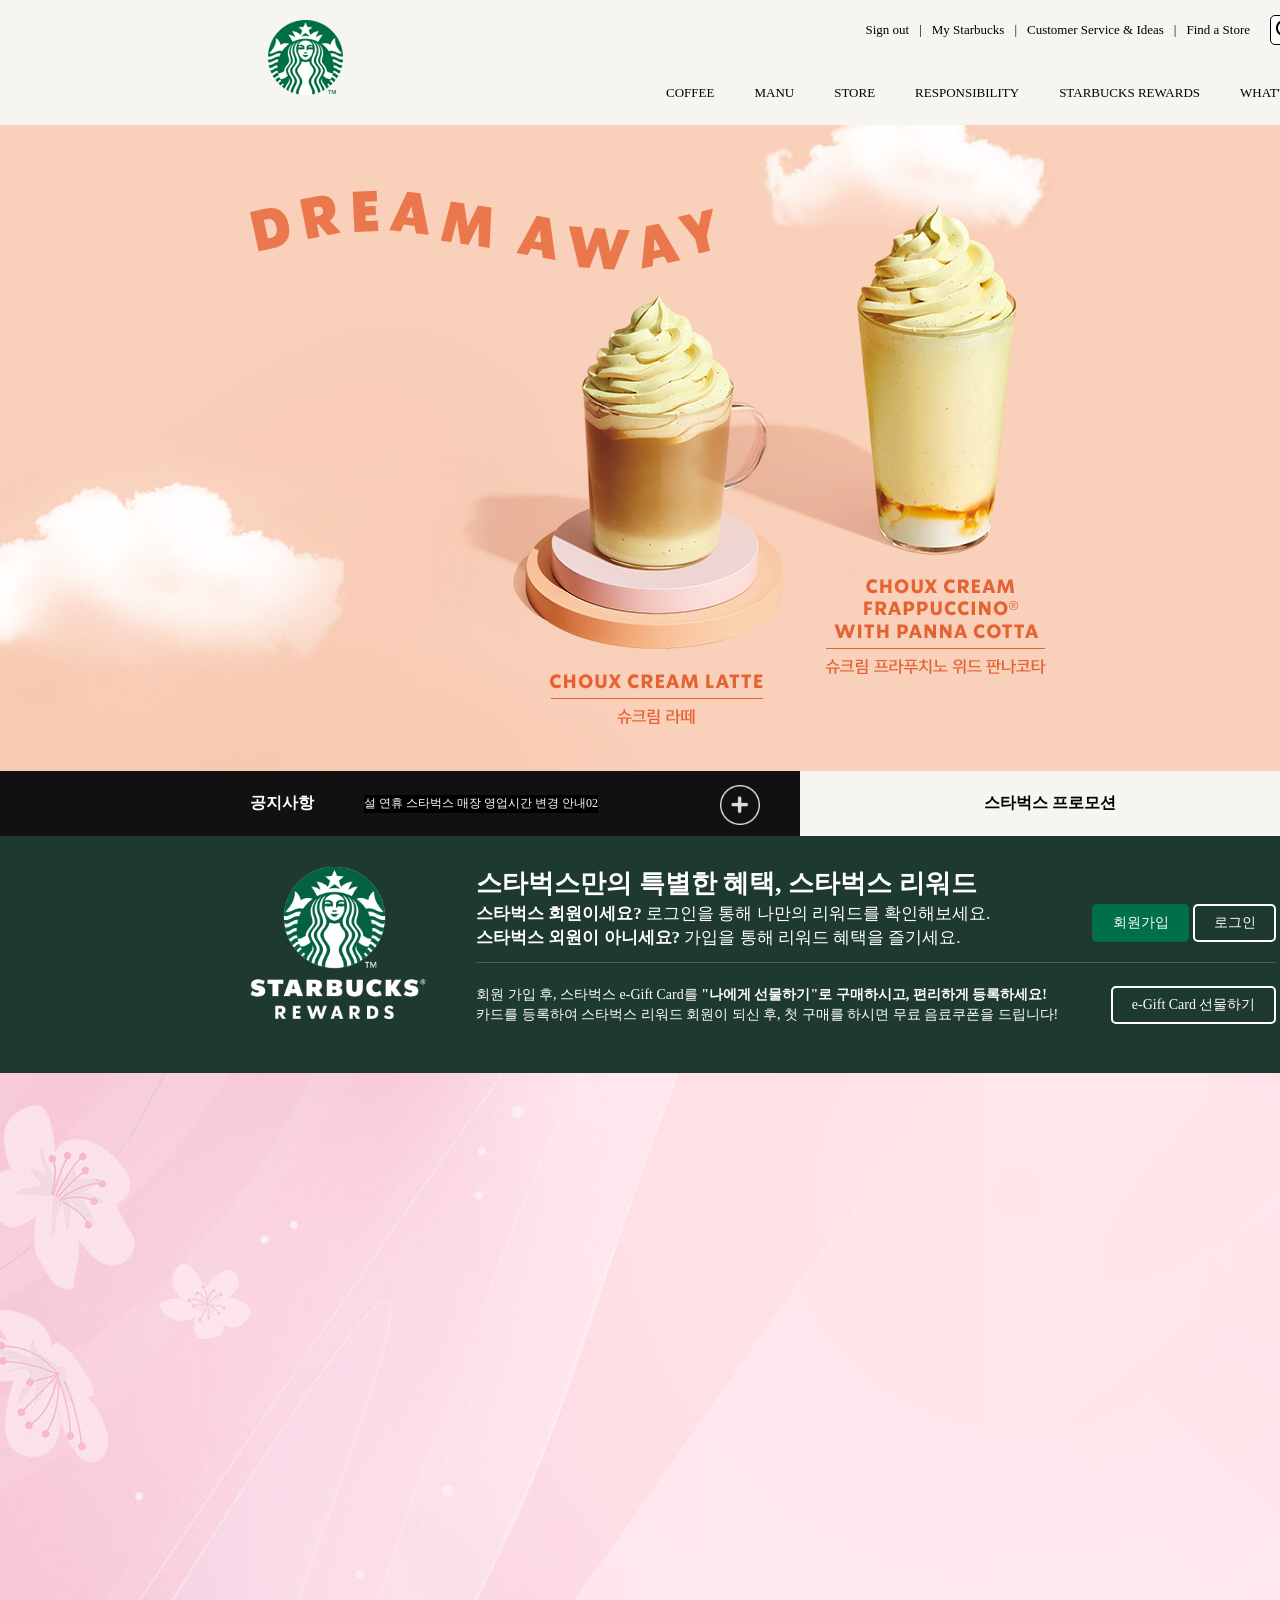
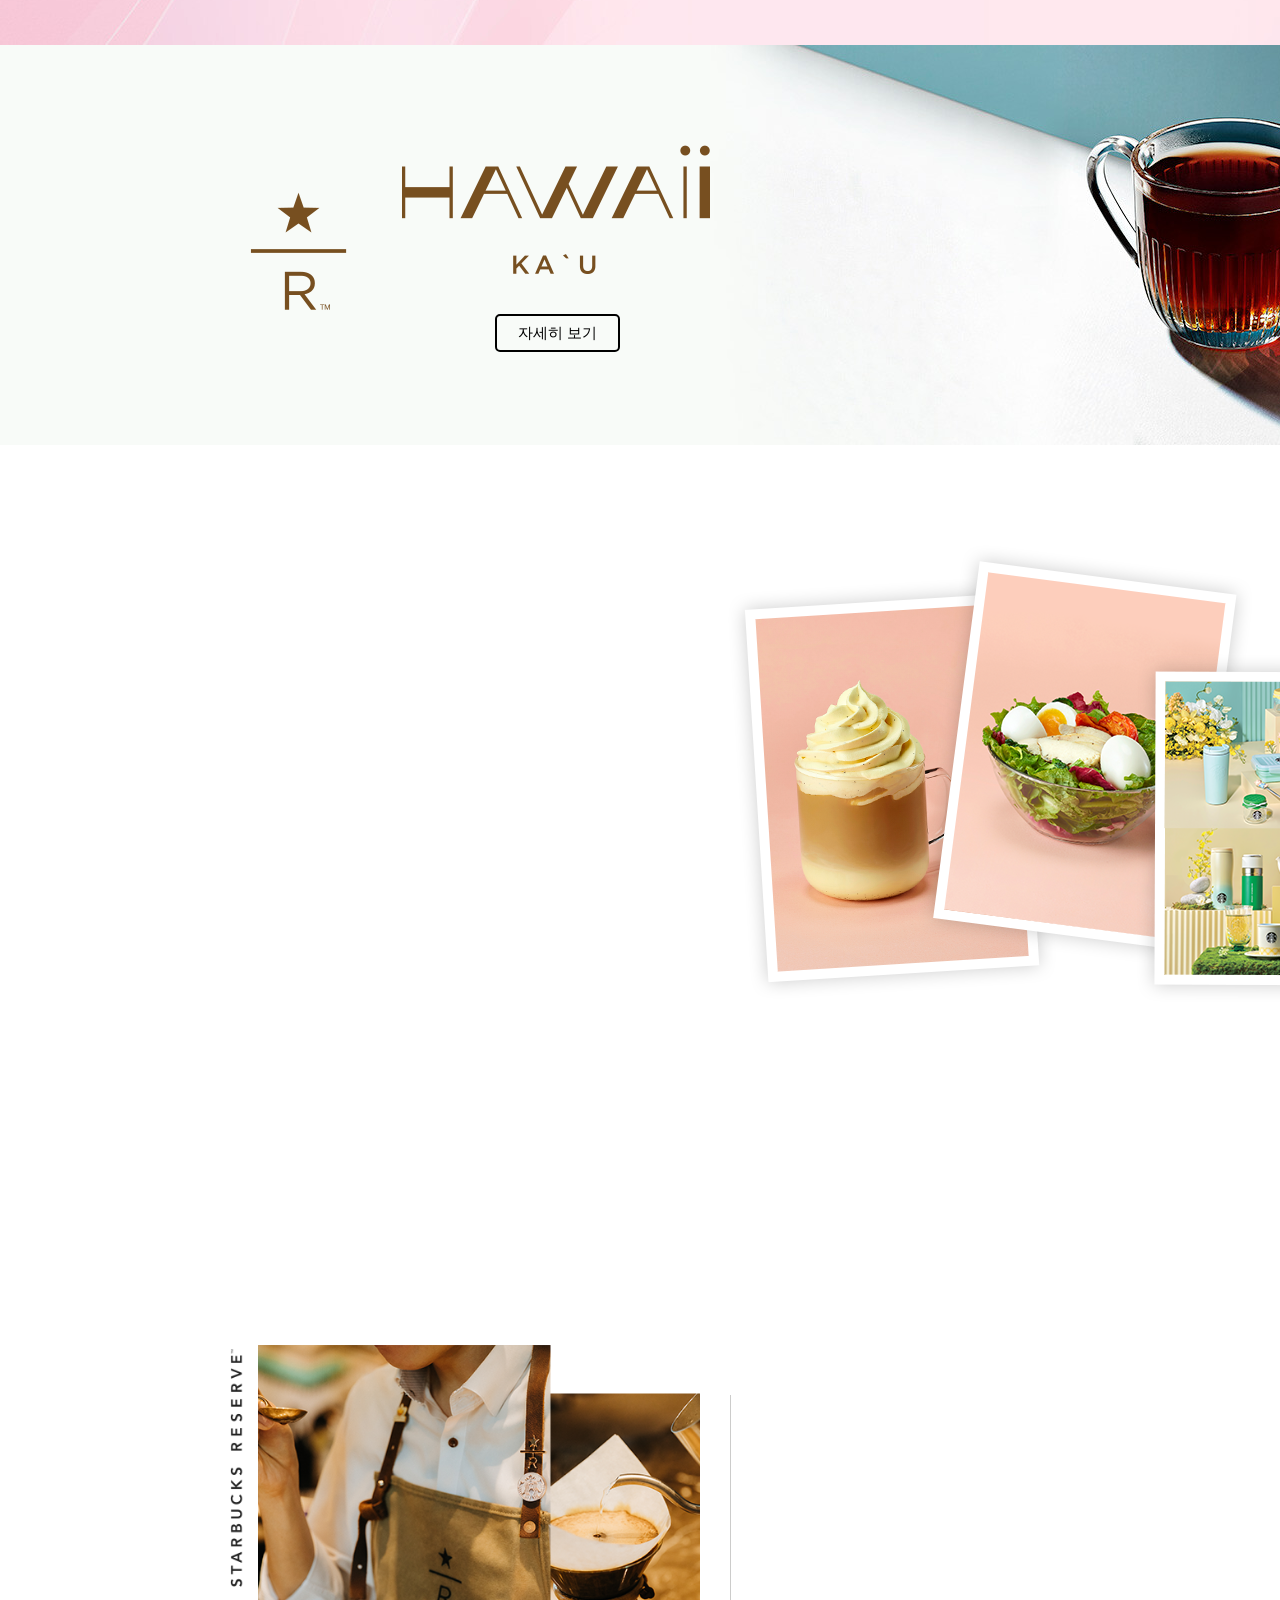
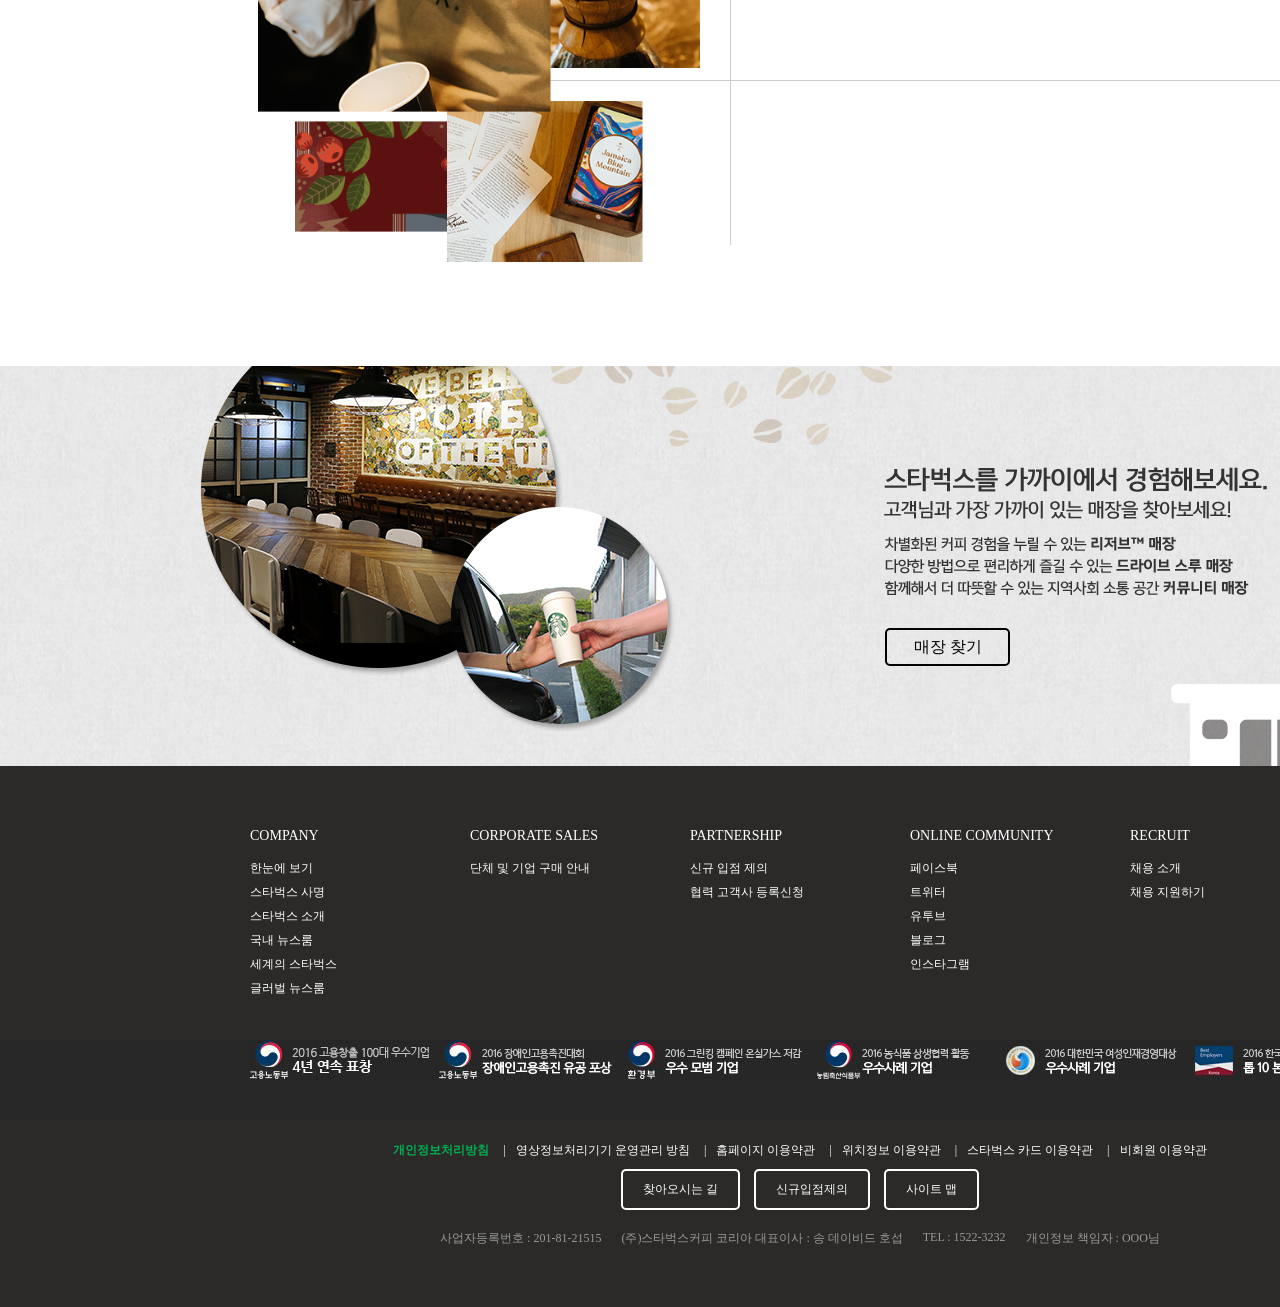
<file: project/Starbucks/index.html>
<!DOCTYPE html>
<html lang="en">
<head>
  <meta charset="UTF-8">
  <meta http-equiv="X-UA-Compatible" content="IE=edge">
  <!-- <meta name="viewport" content="width=device-width, initial-scale=1.0"> -->
  <title>Document</title>
  <link rel="stylesheet" href="style.css">
  <script src="js/jquery-1.9.1.min.js"></script>
  <script src="js/jquery.easing.1.3.min.js"></script>
  <script src="js/script.js"></script>
</head>
<body>
  <div id="wrap">
    <div id="wrap_t">
      <div id="header">
        <div id="gnb">
          <div id="util_manu">
            <h1><a href="#">Logo</a></h1>
            <div class="util_nav">
              <ul>
                <li class="util_nav01"><a href="#">Sign out</a></li>
                <li class="util_nav02"><a href="#">My Starbucks</a></li>
                <li class="util_nav03"><a href="#">Customer Service & Ideas</a></li>
                <li class="util_nav04"><a href="#">Find a Store</a></li>
                <li class="util_nav05"><a href="#"><img src="images/icon_magnifier_black.png" alt=""></a></li>
              </ul>
            </div>
          </div>
          <div id="sub_manu">
            <div class="sub_nav">
              <ul>
                <li class="sub_nav01" >
                  <h2>COFFEE</h2>
                  <div class="sub_nav_wrap">
                      <div class="sub_nav_inner">
                        <ul>
                          <li class="sub_nav_ttl">커피</li>
                          <li>스타벅스 원두</li>
                          <li>스타벅스 비아</li>
                          <li>스타벅스 오리가미</li>
                        </ul>
                        <ul>
                          <li class="sub_nav_ttl">나와 어울리는 커피</li>
                        </ul>
                        <ul>
                          <li class="sub_nav_ttl">스타벅스 리저브™</li>
                          <li>RESERVE MAGAZINE</li>
                        </ul>
                        <ul>
                          <li class="sub_nav_ttl">에스프레소 음료</li>
                          <li>도피오</li>
                          <li>에스프레소 마키아또</li>
                          <li>아메리카노</li>
                          <li>마키아또</li>
                          <li>카푸치노</li>
                          <li>라떼</li>
                          <li>모카</li>
                          <li>라스트레또 비안코</li>
                        </ul>
                        <ul>
                          <li class="sub_nav_ttl">최상의 커피를 즐기는 법</li>
                          <li>커피 프레스</li>
                          <li>푸어 오버</li>
                          <li>아이스 푸어 오버</li>
                          <li>커피 메이커</li>
                          <li>리저브를 매장에서 다양하게 즐기는 법</li>
                        </ul>
                        <ul>
                          <li class="sub_nav_ttl">커피 이야기</li>
                          <li>스타벅스 로스트 스팩트럼</li>
                          <li>최상의 아라비카 원두</li>
                          <li>한 잔의 커피가 완성되기까지</li>
                          <li>클로버® 커피 추출 시스템</li>
                          <li>스타벅스 디카페인</li>
                        </ul>
                      </div>
                      <div class="sub_nav_txt_bg">
                        <div class="sub_nav_txt_inner">
                          <h3>나와 어울리는 커피 찾기</h3>
                          <p>스타벅스가 여러분에게 어울리는 커피를 찾아드립니다.</p>
                          <h3>최상의 커피를 즐기는 법</h3>
                          <p>여러가지 방법을 통해 다양한 풍미의 커피를 즐겨보세요.</p>
                        </div>
                      </div>
                  </div>
                </li>
                <li class="sub_nav02" >
                  <h2>MANU</h2>
                  <div class="sub_nav_wrap" >
                      <div class="sub_nav_inner">
                        <ul>
                          <li class="sub_nav_ttl">음료</li>
                          <li>콜드 브루</li>
                          <li>브루드 커피</li>
                          <li>에스프레소</li>
                          <li>프라푸치노</li>
                          <li>블렌디드</li>
                          <li>스타벅스 피지오</li>
                          <li>티(티바나)</li>
                          <li>기타 제조 음료</li>
                          <li>스타벅스 주스(병음료)</li>
                        </ul>
                        <ul>
                          <li class="sub_nav_ttl">푸드</li>
                          <li>브레드</li>
                          <li>케이트</li>
                          <li>샌드위치 & 샐러드</li>
                          <li>따뜻한 푸드</li>
                          <li>과일 & 요거트</li>
                          <li>스낵 & 미니 디저트</li>
                          <li>아이스크림</li>
                        </ul>
                        <ul>
                          <li class="sub_nav_ttl">상품</li>
                          <li>머그</li>
                          <li>글라스</li>
                          <li>플라스틱 텀블러</li>
                          <li>스테인리스 텀블러</li>
                          <li>보온병</li>
                          <li>액세서리</li>
                          <li>커피용품</li>
                          <li>패키지 티(티바나)</li>
                          <li>스타벅스 플래너</li>
                        </ul>
                        <ul>
                          <li class="sub_nav_ttl">카드</li>
                          <li>실물카드</li>
                          <li>e-Gift카드</li>
                        </ul>
                        <ul>
                          <li class="sub_nav_ttl">메뉴 이야기</li>
                          <li>나이트로 콜드브루</li>
                          <li>콜드 브루</li>
                          <li>스타벅스 티바나</li>
                        </ul>
                      </div>
                      <div class="sub_nav_txt_bg">
                        <div class="sub_nav_txt_inner">
                          <h3>나이트로 콜드 브루<img src="images/icon_gnb_new.png" alt="new"></h3>
                          <p>나이트로 커피 정통의 물결치듯 흘러내리는 캐스케이딩과 부드러운 크림을 경험하세요.</p>
                        </div>
                      </div>
                  </div>
                </li>
                <li class="sub_nav03">
                  <h2>STORE</h2>
                  <div class="sub_nav_wrap" >
                      <div class="sub_nav_inner">
                        <ul>
                          <li class="sub_nav_ttl">매장 찾기</li>
                          <li>퀵 검색</li>
                          <li>지역 검색</li>
                          <li>My 매장</li>
                        </ul>
                        <ul>
                          <li class="sub_nav_ttl">드라이브 스루 매장</li>
                        </ul>
                        <ul>
                          <li class="sub_nav_ttl">스타벅스 리저브™ 매장</li>
                        </ul>
                        <ul>
                          <li class="sub_nav_ttl">커뮤니티 스토어 매장</li>
                        </ul>
                        <ul>
                          <li class="sub_nav_ttl">매장 이야기</li>
                          <li>청담스타</li>
                          <li>티바나 바 매장</li>
                          <li>파미에파크</li>
                        </ul>
                      </div>
                      <div class="sub_nav_txt_bg">
                        <div class="sub_nav_txt_inner">
                          <h3>매장찾기</h3>
                          <p>보다 빠르게 매장을 찾아보세요.</p>
                          <h3>이대R점<img src="images/icon_gnb_new.png" alt="new"></h3>
                          <p>1호점 특화 MD와 티바나 티, 최고의 리저브 커피를 만나보세요.</p>
                        </div>
                      </div>
                  </div>
                </li>
                <li class="sub_nav04">
                  <h2>RESPONSIBILITY</h2>
                  <div class="sub_nav_wrap">
                      <div class="sub_nav_inner">
                        <ul>
                          <li class="sub_nav_ttl">사회 공헌 캠페인 소개</li>
                        </ul>
                        <ul>
                          <li class="sub_nav_ttl">지역 사회 참여 활동</li>
                          <li>희망배달 캠페인</li>
                          <li>재능기부 카페 소식</li>
                          <li>커뮤니티 스토어</li>
                          <li>청년인재 양성</li>
                          <li>우리 농산물 사랑 캠페인</li>
                          <li>우리 문화 지키기</li>
                        </ul>
                        <ul>
                          <li class="sub_nav_ttl">환경보호 활동</li>
                          <li>환경 발자국 줄이기</li>
                          <li>일회용 컵 없는 매장</li>
                          <li>커피 원두 재활용</li>
                        </ul>
                        <ul>
                          <li class="sub_nav_ttl">윤리 구매</li>
                          <li>윤리적 원두 구매</li>
                          <li>공정무역 인증</li>
                          <li>커피 농가 지우너 활동</li>
                        </ul>
                        <ul>
                          <li class="sub_nav_ttl">글로벌 사회 공천</li>
                          <li>윤리경영 보고서</li>
                          <li>스타벅스 재단/li>
                          <li>지구촌 봉사의 달</li>
                        </ul>
                      </div>
                      <div class="sub_nav_txt_bg">
                        <div class="sub_nav_txt_inner">
                          <h3>커피원두 재활용</h3>
                          <p>스타벅스 커피 원두를 재활용해 보세요.</p>
                        </div>
                      </div>
                  </div>
                </li>
                <li class="sub_nav05">
                  <h2>STARBUCKS REWARDS</h2>
                  <div class="sub_nav_wrap">
                      <div class="sub_nav_inner">
                        <ul>
                          <li class="sub_nav_ttl">스타벅스 리워드</li>
                          <li>스타벅스 리워드 소개</li>
                          <li>등급 및 혜택</li>
                          <li>스타벅스 별</li>
                          <li>자주하는 질문</li>
                        </ul>
                        <ul>
                          <li class="sub_nav_ttl">스타벅스 카드</li>
                          <li>스타벅스 카드 소개</li>
                          <li>스타벅스 카드 갤러리</li>
                          <li>등록 및 조회</li>
                          <li>충전 및 이용안내</li>
                          <li>분실신고/환불신청</li>
                          <li>자주하는 질문</li>
                        </ul>
                        <ul>
                          <li class="sub_nav_ttl">스타벅스e-Gift Card</li>
                          <li>스타벅스 e-Gift Card 소개</li>
                          <li>이용안내</li>
                          <li>선물하기</li>
                          <li>자주하는 질문</li>
                        </ul>
                      </div>
                      <div class="sub_nav_txt_bg">
                        <div class="sub_nav_txt_inner">
                          <h3>스타벅스 카드 등록하기</h3>
                          <p>카드 등록 후 리워드 서비스를 누리고 사용내역도 조회해보세요.</p>
                        </div>
                      </div>
                  </div>
                <li class="sub_nav06">
                  <h2>WHAT'S NEW</h2>
                  <div class="sub_nav_wrap">
                      <div class="sub_nav_inner">
                        <ul>
                          <li class="sub_nav_ttl">프로모션&이벤트</li>
                          <li>전체</li>
                          <li>스타벅스 카드</li>
                          <li>스타벅스 리워드</li>
                          <li>온라인</li>
                        </ul>
                        <ul>
                          <li class="sub_nav_ttl">새소식</li>
                          <li>전체</li>
                          <li>상품출시</li>
                          <li>스타벅스와 문화</li>
                          <li>스타벅스 사회공헌</li>
                          <li>스타벅스 카드출시</li>
                        </ul>
                        <ul>
                          <li class="sub_nav_ttl">매장별 이벤트</li>
                          <li>일반 매장</li>
                          <li>신규 매장</li>
                        </ul>
                        <ul>
                          <li class="sub_nav_ttl">공지사항</li>
                        </ul>
                      </div>
                      <div class="sub_nav_txt_bg">
                        <div class="sub_nav_txt_inner">
                          <h3>스타벅스 카드 등록하기</h3>
                          <p>카드 등록 후 리워드 서비스를 누리고 사용내역도 조회해보세요.</p>
                        </div>
                      </div>
                  </div>
                </li>
              </ul>
            </div>
          </div>
        </div>
      </div>
      
      <div id="container">
        <div class="main_visual">
          <div class="main_visual_inner">
            <div class="main_visual_logo">
              <img src="images/spring_slogan.png" alt="">
            </div>
            <div class="main_visual_set">
              <div class="visual_set01 visual_set">
                <img src="images/spring_latte.png" alt="" class="set_img01">
                <img src="images/spring_latte_tit.png" alt="" class="set_txt01">
              </div>
              <div class="visual_set02 visual_set">
                <img src="images/spring_frappuccino.png" alt="" class="set_img02">
                <img src="images/spring_frappuccino_tit.png" alt="" class="set_txt02">
              </div>
              <div class="visual_set03 visual_set">
                <img src="images/spring_lemonade.png" alt="" class="set_img03">
                <img src="images/spring_lemonade_tit.png" alt="" class="set_txt03">
              </div>
            </div>
            <div class="main_visual_btn">
              <a href="#">자세히 보기</a>
            </div>
          </div>
        </div>
        <div class="line_notice">
          <div class="line_notice_bg">
              <div class="line_notice_inner">
                <div class="line_notice_left">
                  <dl>
                    <dt>공지사항</dt>
                    <dd>
                      <ul>
                        <li>설 연휴 스타벅스 매장 영업시간 변경 안내01</li>
                        <li>설 연휴 스타벅스 매장 영업시간 변경 안내02</li>
                        <li>설 연휴 스타벅스 매장 영업시간 변경 안내03</li>
                        <li>설 연휴 스타벅스 매장 영업시간 변경 안내04</li>
                      </ul>
                    </dd>
                    
                  </dl>
				  <img src="images/btn_notice_plus.png" alt="" width="40">
                </div>
                <div class="line_notice_right">
                  <a href="#">
                    <p>스타벅스 프로모션</p>
                    <span><img src="images/btn_prom_arrow.png" alt="" class="notice_btn"></span>
                  </a>
                </div>
              </div>
          </div>
          <div class="line_notice_slide">
            <div class="notice_slide_img">
              <ul>
                <li class="slide_img01">
                  <img src="images/notice_slide_img01.jpg" alt="">
                  <div class="notice_slide_btn"><a href="#">자세히 보기</a></div>
                </li>
                <li class="slide_img02">
                  <img src="images/notice_slide_img02.jpg" alt="">
                  <div class="notice_slide_btn"><a href="#">자세히 보기</a></div>
                </li>
                <li class="slide_img03">
                  <img src="images/notice_slide_img03.jpg" alt="">
                  <div class="notice_slide_btn"><a href="#">자세히 보기</a></div>
                </li>
              </ul>
              <div class="notice_slide_arrow">
                <ul>
                  <li class="left"><img src="images/arrow_left_on.png" alt=""></li>
                  <li class="right"><img src="images/arrow_right_on.png" alt=""></li>
                </ul>
              </div>
              <div class="notice_slide_num">
                <ul>
                  <li class="on">1</li>
                  <li>2</li>
                  <li>3</li>
                </ul>
              </div>
            </div>
          </div>
        </div>
        <div class="news_wrap">
          <div class="news_inner">
            <div class="news_logo">
              <img src="images/news-logo.png" alt="">
            </div>
            <div class="news_cont">
              <div class="news_info_cont">
                <div class="news_info_text">
                  <h3>스타벅스만의 특별한 혜택, <strong>스타벅스 리워드</strong></h3>
                  <p>
                    <strong>스타벅스 회원이세요?</strong> 로그인을 통해 나만의 리워드를 확인해보세요.
                    <br>
                    <strong>스타벅스 외원이 아니세요?</strong> 가입을 통해 리워드 혜택을 즐기세요.
                  </p>
                </div>
                <div class="news_info_btn">
                  <a href="#" class="info_join">회원가입</a>
                  <a href="#" class="info_login">로그인</a>
                </div>
              </div>
              <div class="news_gift_cont">
                <div class="news_gift_text">
                  <p>
                    회원 가입 후, 스타벅스 e-Gift Card를
                    <strong> "나에게 선물하기"로 구매하시고, 편리하게 등록하세요!</strong><br>
                    카드를 등록하여 스타벅스 리워드 회원이 되신 후, 첫 구매를 하시면 무료 음료쿠폰을 드립니다!
                  </p>
                </div>
                <div class="news_gift_btn">
                  <a href="#">e-Gift Card 선물하기</a>
                </div>
              </div>
            </div>
          </div>
        </div>
        <div class="bean_wrap">
          <div class="bean_inner">
            <div class="bean_img">
              <img src="images/spring_bean.png" alt="">
            </div>
            <div class="bean_text">
              <img src="images/spring_bean_txt.png" alt="">
              <div class="bean_text_btn">
                <a href="#">자세히 보기</a>
              </div>
            </div>
          </div>
        </div>
        <div class="hawaii_wrap">
          <div class="hawaii_inner">
            <div class="hawaii_title_img">
              <img src="images/reserve_hawaii_title.png" alt="">
              <div class="hawaii_btn">
                <a href="#">자세히 보기</a>
              </div>
            </div>
            <div class="hawaii_img">
              <img src="images/reserve_hawaii_beans.jpg" alt="">
            </div>
          </div>
        </div>
        <div class="fav_wrap">
          <div class="fav_inner">
            <div class="fav_text_img01">
              <img src="images/fav_txt01.png" alt="">
            </div>
            <div class="fav_text_img02">
              <img src="images/fav_prod_txt02.png" alt="">
            </div>
            <div class="fav_img">
              <img src="images/spring_fav_210205.png" alt="">
            </div>
            <div class="fav_btn">
              <a href="#">자세히 보기</a>
            </div>
          </div>
        </div>
        <div class="reserve_wrap">
          <div class="reserve_inner">
            <div class="reserve_left">
              <img src="images/reserve_visual_mobile.png" alt="">
            </div>
            <div class="reserve_right">
              <img src="images/reserve_text_pc.png" alt="">
            </div>
            <div class="reserve_btn ">
              <a href="#"></a>
            </div>
          </div>
        </div>
        <div class="story_wrap">
          <div class="story_inner">
            <div class="story_img01"></div>
            <div class="story_img02"></div>
            <div class="story_img03"></div>
            <div class="story_img04"></div>
            <div class="story_text01"></div>
            <div class="story_text02"></div>
            <div class="story_btn">
              <a href="#">매장 찾기</a>
            </div>
          </div>
        </div>
 
      </div>
      <div id="footer">
        <div class="footer_wrap">
          <div class="footer_menus">
            <ul>
              <li class="footer_menu_title">COMPANY</li>
              <li>한눈에 보기</li>
              <li>스타벅스 사명</li>
              <li>스타벅스 소개</li>
              <li>국내 뉴스룸</li>
              <li>세계의 스타벅스</li>
              <li>글러벌 뉴스룸</li>
            </ul>
            <ul>
              <li class="footer_menu_title">CORPORATE SALES</li>
              <li>단체 및 기업 구매 안내</li>
            </ul>
            <ul>
              <li class="footer_menu_title">PARTNERSHIP</li>
              <li>신규 입점 제의</li>
              <li>협력 고객사 등록신청</li>
            </ul>
            <ul>
              <li class="footer_menu_title">ONLINE COMMUNITY</li>
              <li>페이스북</li>
              <li>트위터</li>
              <li>유투브</li>
              <li>블로그</li>
              <li>인스타그램</li>
            </ul>
            <ul>
              <li class="footer_menu_title">RECRUIT</li>
              <li>채용 소개</li>
              <li>채용 지원하기</li>
            </ul>
          </div>
          <div class="footer_awards_inner">
            <div class="footer_awards_img">
              <ul>
                <li><img src="images/footer_award17_01.jpg" alt=""></li>
                <li><img src="images/footer_award17_02.jpg" alt=""></li>
                <li><img src="images/footer_award17_03.jpg" alt=""></li>
                <li><img src="images/footer_award17_04.jpg" alt=""></li>
                <li><img src="images/footer_award17_05.jpg" alt=""></li>
                <li><img src="images/footer_award17_06.jpg" alt=""></li>
              </ul>
            </div>
          </div>
          <div class="footer_copyright">
            <a href="#" class="color_00b050">개인정보처리방침</a>
            <a href="#">영상정보처리기기 운영관리 방침</a>
            <a href="#">홈페이지 이용약관</a>
            <a href="#">위치정보 이용약관</a>
            <a href="#">스타벅스 카드 이용약관</a>
            <a href="#">비회원 이용약관</a>
          </div>
          <div class="footer_btn">
            <a href="">찾아오시는 길</a>
            <a href="">신규입점제의</a>
            <a href="">사이트 맵</a>
          </div>
          <div class="footer_copy_menu">
            <ul>
              <li>사업자등록번호 : 201-81-21515</li>
              <li>(주)스타벅스커피 코리아 대표이사 : 송 데이비드 호섭</li>
              <li>TEL : 1522-3232</li>
              <li>개인정보 책임자 : OOO님</li>
            </ul>
          </div>
        </div>
      </div>
    </div>
  </div>

</body>
</html>
</file>
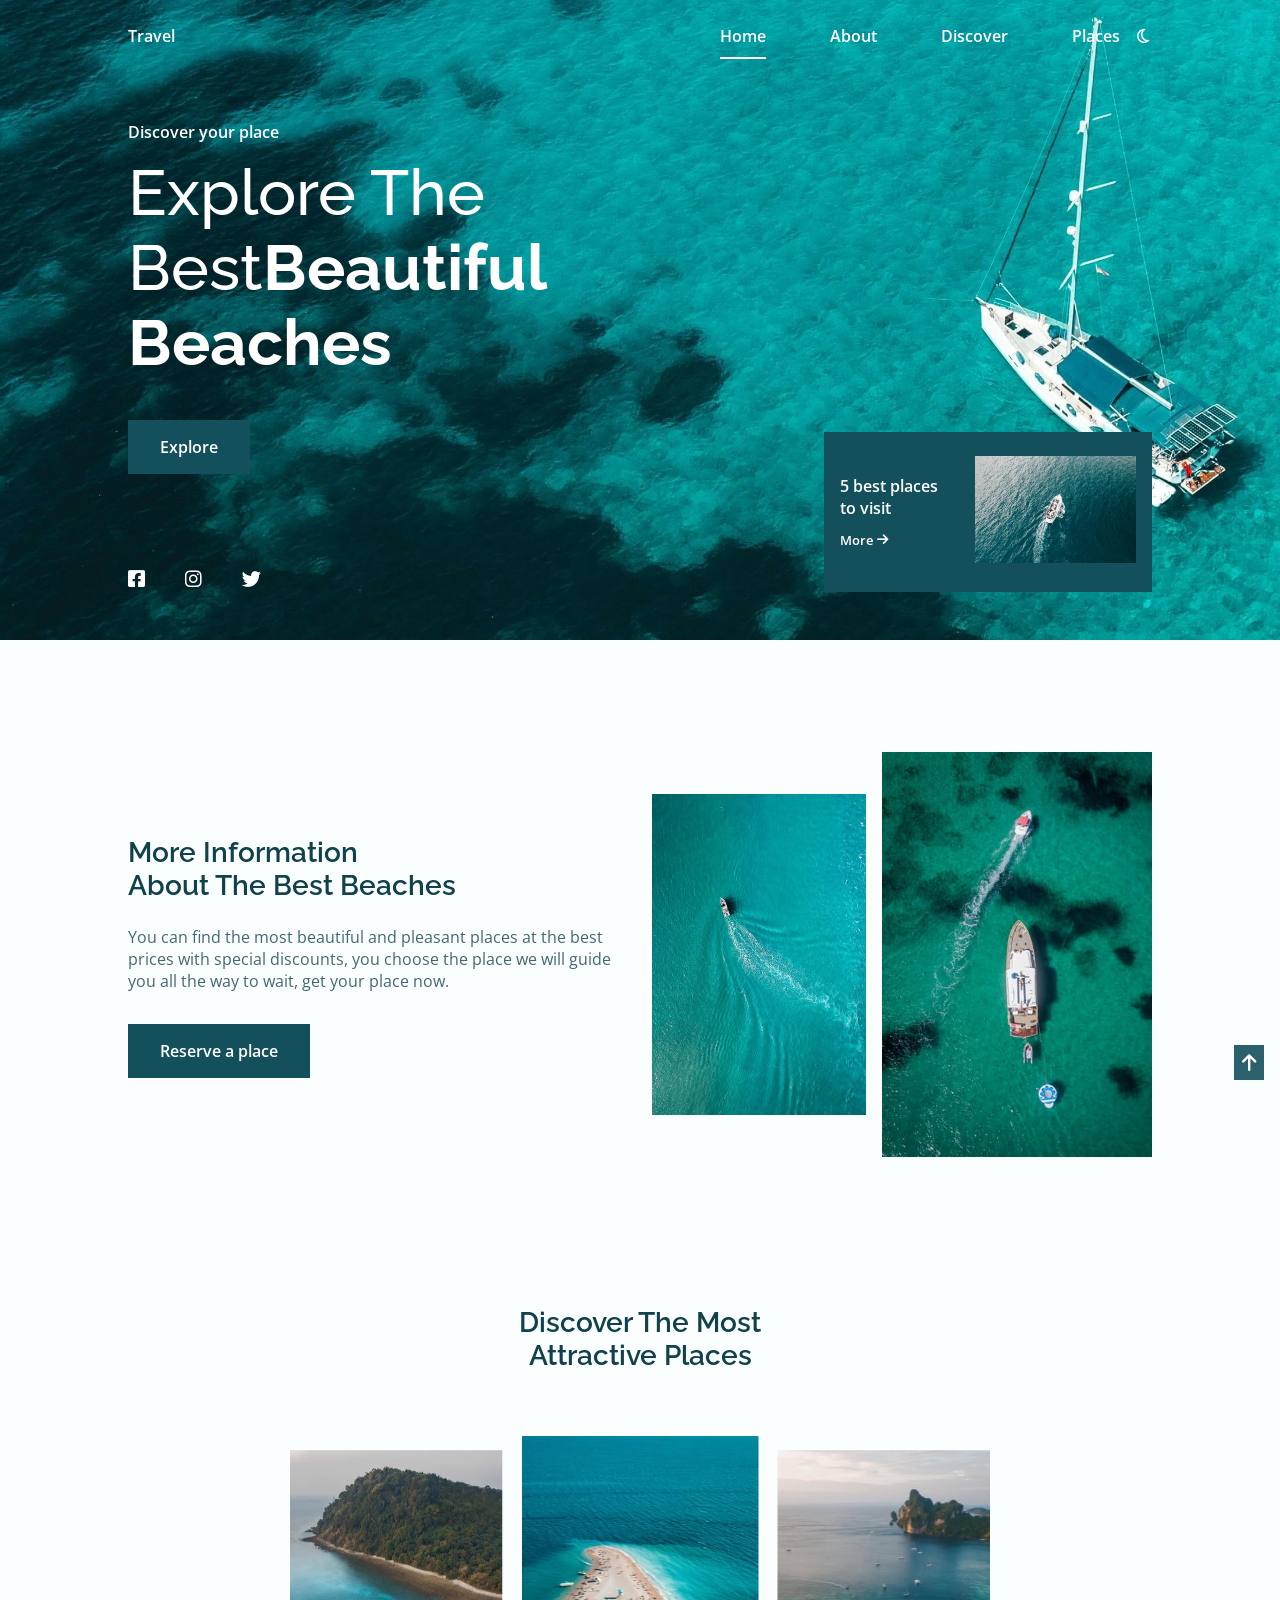
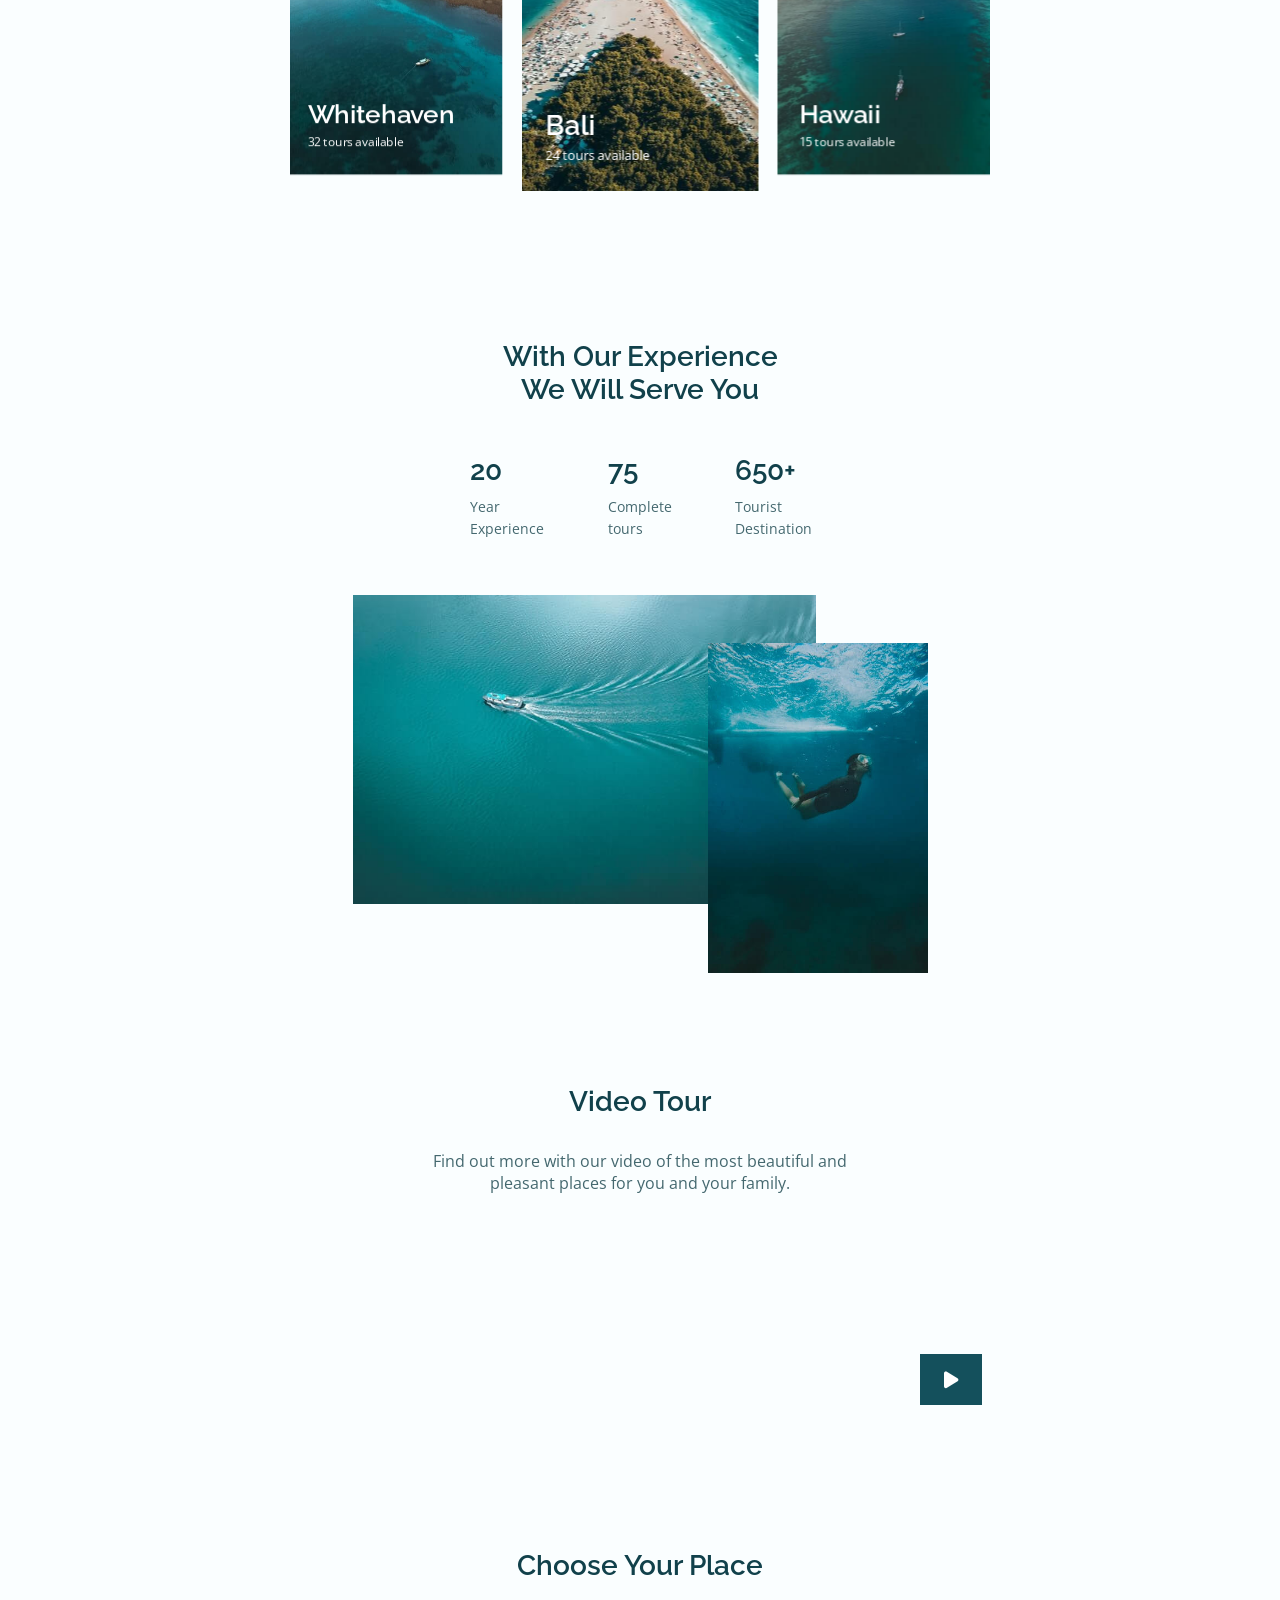
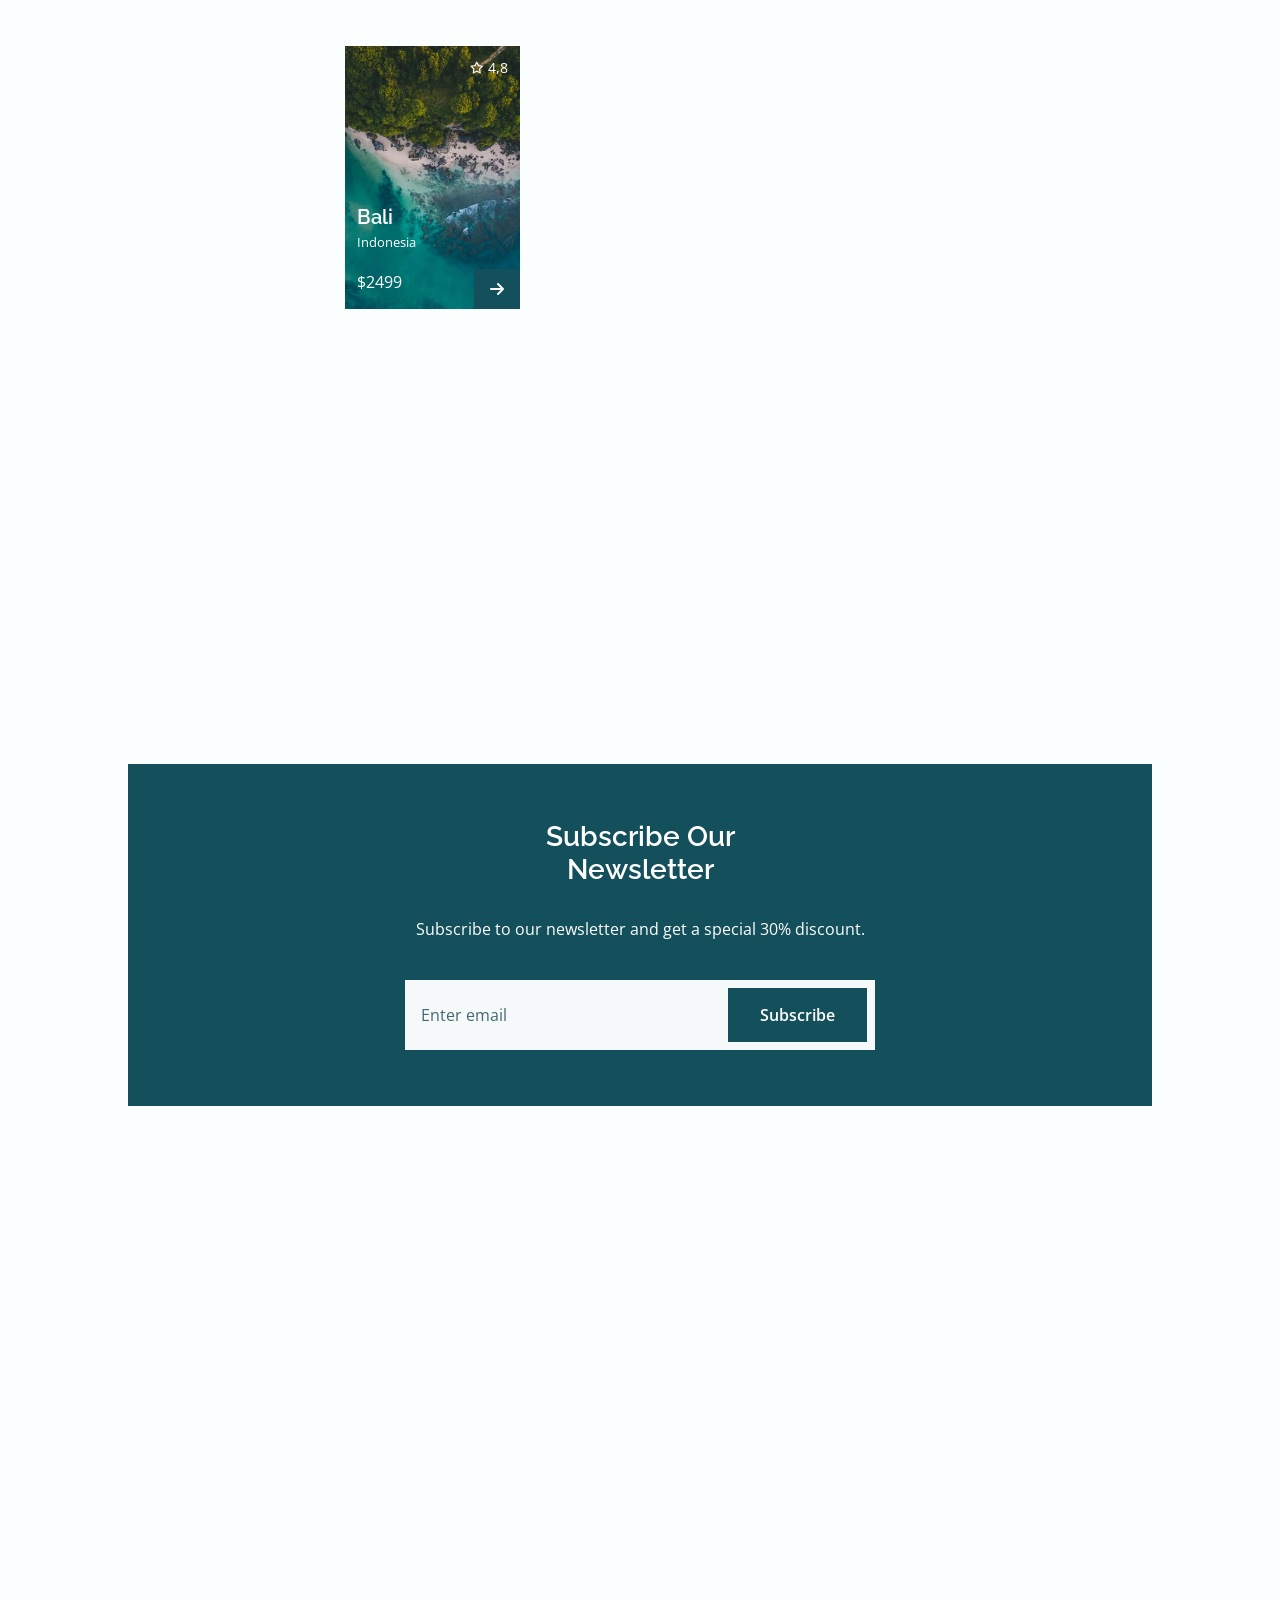
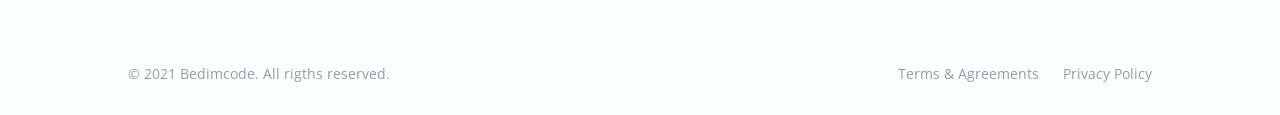
<file: project/website-dark&light/index.html>
<!DOCTYPE html>
<html lang="en">
  <head>
    <meta charset="UTF-8" />
    <meta name="viewport" content="width=device-width, initial-scale=1.0" />

    <link rel="shortcut icon" href="img/favicon.png" type="image/png" />

    <!--=============== FONTAWESOME ICONS ===============-->
		<link rel="stylesheet" href="https://cdnjs.cloudflare.com/ajax/libs/font-awesome/6.0.0-beta3/css/all.min.css">

    <!--=============== SWIPER CSS ===============-->
    <link rel="stylesheet" href="css/swiper-bundle.min.css" />

    <!--=============== CSS ===============-->
    <link rel="stylesheet" href="css/styles.css" />

    <title>Responsive Website Travel</title>
  </head>
  <body>
    <header class="header" id="header">
      <nav class="nav container">
        <a href="#" class="nav_logo">Travel</a>

        <div class="nav_menu" id="nav-menu">
          <ul class="nav_list">
            <li class="nav_item">
              <a href="#home" class="nav_link active-link">Home</a>
            </li>
            <li class="nav_item">
              <a href="#about" class="nav_link">About</a>
            </li>
            <li class="nav_item">
              <a href="#discover" class="nav_link">Discover</a>
            </li>
            <li class="nav_item">
              <a href="#place" class="nav_link">Places</a>
            </li>
          </ul>

          <div class="nav_dark">
            <!-- Theme change button -->
            <span class="change-theme-name">Dark mode</span>
            <i class="far fa-moon change-theme" id="theme-button"></i>
          </div>
					<i class="fas fa-times nav_close" id="nav-close"></i>
        </div>

        <div class="nav_toggle" id="nav-toggle">
          <i class="fas fa-qrcode"></i>
        </div>
      </nav>
    </header>

    <main class="main">
      <!--==================== HOME ====================-->
      <section class="home" id="home">
        <img src="img/home1.jpg" alt="" class="home_img" />

        <div class="home_container container grid">
          <div class="home_data">
            <span class="home_data-subtitle">Discover your place</span>
            <h1 class="home_data-title">
              Explore The <br />Best<b>Beautiful <br />Beaches</b>
            </h1>
            <a href="#" class="button">Explore</a>
          </div>

          <div class="home_social">
            <a href="https://www.facebook.com/" target="_blank" class="home_social-link" >
              <i class="fab fa-facebook-square"></i>
            </a>
            <a href="https://www.instagram.com/" target="_blank" class="home_social-link" >
              <i class="fab fa-instagram"></i>
            </a>
            <a href="https://twitter.com/" target="_blank" class="home_social-link" >
							<i class="fab fa-twitter"></i>
            </a>
          </div>

          <div class="home_info">
            <div>
              <span class="home_info-title">5 best places to visit</span>
              <a href="#" class="button button--flex button--link home_info-button" >
                More <i class="fas fa-arrow-right"></i>
              </a>
            </div>

            <div class="home_info-overlay">
              <img src="img/home2.jpg" alt="" class="home_info-img" />
            </div>
          </div>
        </div>
      </section>

      <!--==================== ABOUT ====================-->
      <section class="about section" id="about">
        <div class="about_container container grid">
          <div class="about_data">
            <h2 class="section_title about_title">
              More Information <br />About The Best Beaches
            </h2>
            <p class="about_description">
              You can find the most beautiful and pleasant places at the best
              prices with special discounts, you choose the place we will guide
              you all the way to wait, get your place now.
            </p>
            <a href="#" class="button">Reserve a place</a>
          </div>

          <div class="about_img">
            <div class="about_img-overlay">
              <img src="img/about1.jpg" alt="" class="about_img-one" />
            </div>

            <div class="about_img-overlay">
              <img src="img/about2.jpg" alt="" class="about_img-two" />
            </div>
          </div>
        </div>
      </section>

      <!--==================== DISCOVER ====================-->
      <section class="discover section" id="discover">
        <h2 class="section_title">
          Discover the most <br />attractive places
        </h2>

        <div class="discover_container container swiper-container">
          <div class="swiper-wrapper">
            
						
            <div class="discover_card swiper-slide">
              <img src="img/discover1.jpg" alt="" class="discover_img" />
              <div class="discover_data">
                <h2 class="discover_title">Bali</h2>
                <span class="discover_description">24 tours available</span>
              </div>
            </div>

						
            <div class="discover_card swiper-slide">
              <img src="img/discover2.jpg" alt="" class="discover_img" />
              <div class="discover_data">
                <h2 class="discover_title">Hawaii</h2>
                <span class="discover_description">15 tours available</span>
              </div>
            </div>

						
            <div class="discover_card swiper-slide">
              <img src="img/discover3.jpg" alt="" class="discover_img" />
              <div class="discover_data">
                <h2 class="discover_title">Hvar</h2>
                <span class="discover_description">18 tours available</span>
              </div>
            </div>

						
            <div class="discover_card swiper-slide">
              <img src="img/discover4.jpg" alt="" class="discover_img" />
              <div class="discover_data">
                <h2 class="discover_title">Whitehaven</h2>
                <span class="discover_description">32 tours available</span>
              </div>
            </div>
          </div>
        </div>
      </section>

      <!--==================== EXPERIENCE ====================-->
      <section class="experience section">
        <h2 class="section_title">
          With Our Experience <br />
          We Will Serve You
        </h2>

        <div class="experience_container container grid">
          <div class="experience_content grid">
            <div class="experience_data">
              <h2 class="experience_number">20</h2>
              <span class="experience_description">Year <br />Experience</span>
            </div>

            <div class="experience_data">
              <h2 class="experience_number">75</h2>
              <span class="experience_description">Complete <br />tours</span>
            </div>

            <div class="experience_data">
              <h2 class="experience_number">650+</h2>
              <span class="experience_description">Tourist <br />Destination</span>
            </div>
          </div>

          <div class="experience_img grid">
            <div class="experience_overlay">
              <img src="img/experience1.jpg" alt="" class="experience_img-one"/>
            </div>

            <div class="experience_overlay">
              <img src="img/experience2.jpg" alt="" class="experience_img-two" />
            </div>
          </div>
        </div>
      </section>

      <!--==================== VIDEO ====================-->
      <section class="video section">
        <h2 class="section_title">Video Tour</h2>

        <div class="video_container container">
          <p class="video_description">
            Find out more with our video of the most beautiful and pleasant
            places for you and your family.
          </p>

          <div class="video_content">
            <video id="video-file">
              <source src="video/video.mp4" type="video/mp4" />
            </video>

            <button class="button button--flex video_button" id="video-button">
              <i class="fas fa-play video_button-icon" id="video-icon"></i>
            </button>
          </div>
        </div>
      </section>

      <!--==================== PLACES ====================-->
      <section class="place section" id="place">
        <h2 class="section_title">Choose Your Place</h2>

        <div class="place_container container grid">
         
					
          <div class="place_card">
            <img src="img/place1.jpg" alt="" class="place_img" />

            <div class="place_content">
              <span class="place_rating">
                <i class="far fa-star place_rating-icon"></i>
                <span class="place_rating-number">4,8</span>
              </span>

              <div class="place_data">
                <h3 class="place_title">Bali</h3>
                <span class="place_subtitle">Indonesia</span>
                <span class="place_price">$2499</span>
              </div>
            </div>

            <button class="button button--flex place_button">
							<i class="fas fa-arrow-right"></i>
            </button>
          </div>

					
          <div class="place_card">
            <img src="img/place2.jpg" alt="" class="place_img" />

            <div class="place_content">
              <span class="place_rating">
                <i class="far fa-star place_rating-icon"></i>
                <span class="place_rating-number">5,0</span>
              </span>

              <div class="place_data">
                <h3 class="place_title">Bora Bora</h3>
                <span class="place_subtitle">Polinesia</span>
                <span class="place_price">$1599</span>
              </div>
            </div>

            <button class="button button--flex place_button">
							<i class="fas fa-arrow-right"></i>
            </button>
          </div>

					
          <div class="place_card">
            <img src="img/place3.jpg" alt="" class="place_img" />

            <div class="place_content">
              <span class="place_rating">
                <i class="far fa-star place_rating-icon"></i>
                <span class="place_rating-number">4,9</span>
              </span>

              <div class="place_data">
                <h3 class="place_title">Hawaii</h3>
                <span class="place_subtitle">EE.UU</span>
                <span class="place_price">$3499</span>
              </div>
            </div>

            <button class="button button--flex place_button">
							<i class="fas fa-arrow-right"></i>
            </button>
          </div>


          <div class="place_card">
            <img src="img/place4.jpg" alt="" class="place_img" />

            <div class="place_content">
              <span class="place_rating">
                <i class="far fa-star place_rating-icon"></i>
                <span class="place_rating-number">4,8</span>
              </span>

              <div class="place_data">
                <h3 class="place_title">Whitehaven</h3>
                <span class="place_subtitle">Australia</span>
                <span class="place_price">$2499</span>
              </div>
            </div>

            <button class="button button--flex place_button">
							<i class="fas fa-arrow-right"></i>
            </button>
          </div>

					
          <div class="place_card">
            <img src="img/place5.jpg" alt="" class="place_img" />

            <div class="place_content">
              <span class="place_rating">
                <i class="far fa-star place_rating-icon"></i>
                <span class="place_rating-number">4,8</span>
              </span>

              <div class="place_data">
                <h3 class="place_title">Hvar</h3>
                <span class="place_subtitle">Croacia</span>
                <span class="place_price">$1999</span>
              </div>
            </div>

            <button class="button button--flex place_button">
							<i class="fas fa-arrow-right"></i>
            </button>
          </div>
        </div>
      </section>

      <!--==================== SUBSCRIBE ====================-->
      <section class="subscribe section">
        <div class="subscribe_bg">
          <div class="subscribe_container container">
            <h2 class="section_title subscribe_title">
              Subscribe Our <br />Newsletter
            </h2>
            <p class="subscribe_description">
              Subscribe to our newsletter and get a special 30% discount.
            </p>

            <form action="" class="subscribe_form">
              <input type="text" placeholder="Enter email" class="subscribe_input" />

              <button class="button">Subscribe</button>
            </form>
          </div>
        </div>
      </section>

      <!--==================== SPONSORS ====================-->
      <section class="sponsor section">
        <div class="sponsor_container container grid">
          <div class="sponsor_content">
            <img src="img/sponsors1.png" alt="" class="sponsor_img" />
          </div>
          <div class="sponsor_content">
            <img src="img/sponsors2.png" alt="" class="sponsor_img" />
          </div>
          <div class="sponsor_content">
            <img src="img/sponsors3.png" alt="" class="sponsor_img" />
          </div>
          <div class="sponsor_content">
            <img src="img/sponsors4.png" alt="" class="sponsor_img" />
          </div>
          <div class="sponsor_content">
            <img src="img/sponsors5.png" alt="" class="sponsor_img" />
          </div>
        </div>
      </section>
    </main>

    <!--==================== FOOTER ====================-->
    <footer class="footer section">
      <div class="footer_container container grid">
        <div class="footer_content grid">
          <div class="footer_data">
            <h3 class="footer_title">Travel</h3>
            <p class="footer_description">
              Travel you choose the <br />destination, we offer you the <br />experience.
            </p>
            <div>
              <a href="https://www.facebook.com/" target="_blank" class="footer_social" >
								<i class="fab fa-facebook-square"></i>
              </a>
              <a href="https://twitter.com/" target="_blank" class="footer_social" >
								<i class="fab fa-twitter"></i>
              </a>
              <a href="https://www.instagram.com/" target="_blank" class="footer_social" >
								<i class="fab fa-instagram"></i>
              </a>
              <a href="https://www.youtube.com/" target="_blank" class="footer_social" >
								<i class="fab fa-youtube"></i>
              </a>
            </div>
          </div>

          <div class="footer_data">
            <h3 class="footer_subtitle">About</h3>
            <ul>
              <li class="footer_item">
                <a href="" class="footer_link">About Us</a>
              </li>
              <li class="footer_item">
                <a href="" class="footer_link">Features</a>
              </li>
              <li class="footer_item">
                <a href="" class="footer_link">New & Blog</a>
              </li>
            </ul>
          </div>

          <div class="footer_data">
            <h3 class="footer_subtitle">Company</h3>
            <ul>
              <li class="footer_item">
                <a href="" class="footer_link">Team</a>
              </li>
              <li class="footer_item">
                <a href="" class="footer_link">Plan y Pricing</a>
              </li>
              <li class="footer_item">
                <a href="" class="footer_link">Become a member</a>
              </li>
            </ul>
          </div>

          <div class="footer_data">
            <h3 class="footer_subtitle">Support</h3>
            <ul>
              <li class="footer_item">
                <a href="" class="footer_link">FAQs</a>
              </li>
              <li class="footer_item">
                <a href="" class="footer_link">Support Center</a>
              </li>
              <li class="footer_item">
                <a href="" class="footer_link">Contact Us</a>
              </li>
            </ul>
          </div>
        </div>

        <div class="footer_rights">
          <p class="footer_copy">
            &#169; 2021 Bedimcode. All rigths reserved.
          </p>
          <div class="footer_terms">
            <a href="#" class="footer_terms-link">Terms & Agreements</a>
            <a href="#" class="footer_terms-link">Privacy Policy</a>
          </div>
        </div>
      </div>
    </footer>

    <!--========== SCROLL UP ==========-->
    <a href="#" class="scrollup" id="scroll-up">
      <i class="fas fa-arrow-up scrollup_icon"></i>
    </a>

    <!--=============== SCROLL REVEAL(https://scrollrevealjs.org/)===============-->
    <script src="js/scrollreveal.min.js"></script>

    <!--=============== SWIPER JS ===============-->
    <script src="js/swiper-bundle.min.js"></script>

    <!--=============== MAIN JS ===============-->
    <script src="js/main.js"></script>
  </body>
</html>
</file>
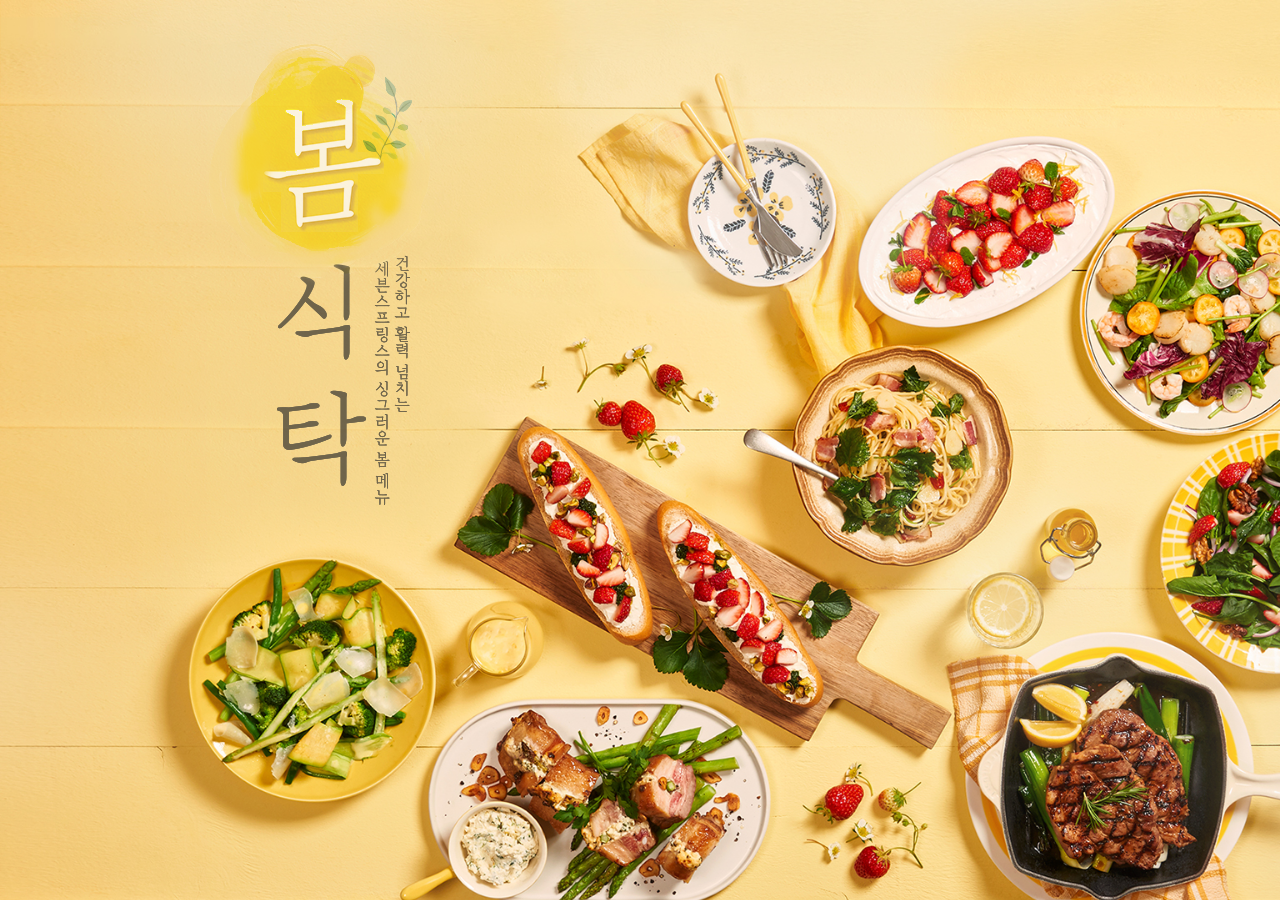
<file: project/SevenSprings/main/main.html>
<!DOCTYPE html>
<html lang="en">
<head>
    <meta charset="UTF-8">
    <title>Document</title>
    <link rel="stylesheet" href="css/style.css">
    <script src="js/jquery-1.9.1.min.js"></script>    
    <script src="js/script.js"></script>

</head>
<body>
     <div id="wrap">
        <div id="main">
            <div class="mainImg"><img src="img/bg_menu_spring.jpg" alt=""></div>
            <div class="mainText"><img src="img/text_spring.png" alt=""></div>
            <div class="menu"><a href="../index.html">HOME</a></div>
        </div>
    </div>
</body>
</html>
</file>
<file: css/base.css>
@charset "utf-8";
@import url("reset.css");
@import url("font.css");
@import url("style.css");
</file>
<file: project/bannerSlide/css/style.css>
* {
  margin: 0;
  padding: 0;
  box-sizing: border-box;
}
html {
	overflow-x: hidden;
	font-size: 10px;
	font-family: 'NotoSans_R';
	word-break: keep-all;
}
ul, ol, dl {
  list-style: none;
}
table {
	border-collapse: collapse;
	border-spacing: 0;
}
a {
	vertical-align: top;
	text-decoration: none;
	color: #000000;
}
i, em, address {
	font-style: normal;
	font-weight: normal;
}

.header{
	position: fixed;
	top: 0;
	left: 0;
	width: 100%;
	height: 80px;
	background: transparent;
	padding: 0 10%;
	display: flex;
	justify-content: space-between;
	align-items: center;
	z-index: 100;
}
.logo a{
	font-size: 32px;
	color: #fff;
	font-weight: 700;
}
.menu ul{
	display: flex;
	align-items: center;
}
.menu ul li a{
	padding: 5px 16px;
	font-size: 16px;
	color: #fff;
	font-weight: 500;
}
.menu ul li a:hover,
.menu ul li a.active{
	color: #35282b;
}


.banner {
	position: relative;
  height: 100vh;
  overflow: hidden;
}

.carousel {
  width: 800px;
  height: 800px;
  border-radius: 100%;
  display: flex;
  justify-content: center;
  align-items: center;
  position: absolute;
  bottom: -350px;
	right: -300px;
  flex-shrink: 0;
  transition: all 1s;
	transform: rotate(135deg);
}

.slide {
  width: 21rem;
  position: absolute;
}

.slide:nth-child(1) {
  bottom: -10rem;
	transform: rotate(-135deg);
}

.slide:nth-child(2) {
  left: -10rem;
	transform: rotate(-45deg);
}

.slide:nth-child(3) {
  top: -10rem;
	transform: rotate(45deg);
}

.slide:nth-child(4) {
  right: -10rem;
	transform: rotate(135deg);
}

.slide.active img {
  transform: scale(2.5);
  transition: transform 0.5s 0.5s;
}

.slide img {
  width: 100%;
  object-fit: cover;
  transition: transform 0.5s;
}

.controls {
  position: absolute;
	left: 10%;
  bottom: 5rem;
}
.controls ul{
	display: flex;
	align-items: center;
}
.controls ul li{
	margin-right: 10px;
}
.controls ul li:last-child{
	margin-right: 0;
}
.controls a {
	position: relative;
	padding: 0 10px 14px;
  cursor: pointer;
}

.controls a:before {
	content: "";
	position: absolute;
	bottom: 0;
	left: 50%;
	transform: translateX(-50%);
  width: 100%;
	height: 4px;
	border-radius: 4px;
	opacity: 0;
	background: #fff;
}
.controls a.active:before{
	opacity: 1;
	animation: control_active ease .5s;
}
@keyframes control_active {
	0%{width: 0;}
	100%{width: 100%;}
}

.controls img {
  width: 6rem;
}
.image_items{
	position: absolute;
	width: 50%;
	top: 20%;
	left: 10%;
}
.image_item{
	position: absolute;
	width: 500px;
	font-size: 20px;
	color: #fff;
	display: none;
	transition: all 1s;
}
.image_item.active{
	display: block;
	animation: image_active ease 1s;
}
@keyframes image_active {
	0%{font-size: 10px;}
	100%{font-size: 20px;}
}
.image_item img{
	width: 100%;
}
</file>
<file: project/dashBoard/css/style.css>
@import url('https://fonts.googleapis.com/css2?family=Poppins:wght@300;400;500;600;700;800&display=swap');

:root{
	--color-primary: #7380ec;
	--color-danger: #ff7782;
	--color-success: #41f1b6;
	--color-warning: #ffbb55;
	--color-white: #fff;
	--color-info-dark: #7b8ba1;
	--color-info-light: #dce1eb;
	--color-dark: #363949;
	--color-light: rgba(132, 139, 200, 0.18);
	--color-primary-variant: #111e88;
	--color-dark-variant: #677483;
	--color-background: #f6f6f9;

	--card-border-radius: 2rem;
	--border-radius-1: 0.4rem;
	--border-radius-2: 0.8rem;
	--border-radius-3: 1.2rem;

	--card-padding: 1.8rem;
	--padding-1: 1.2rem;

	--box-shadow: 0 2rem 3rem var(--color-light)

}
/* ========================= DARK THEME VARAIBLES ========================= */
.dark-theme-varaibles{	
	--color-background: #181a1e;
	--color-white: #202528;
	--color-dark: #edeffd;
	--color-dark-variant: #a3bdcc;
	--color-light: rgba(0, 0, 0, 0.4);
	--box-shadow: 0 2rem 3rem var(--color-light)

}

*{
	margin: 0;
	padding: 0;
	outline: 0;
	appearance: none;
	border: 0;
	text-decoration: none;
	list-style: none;
	box-sizing: border-box;
}

html{
	font-size: 14px;
}

body{
	width: 100vw;
	height: 100vh;
	font-family: poppins, sans-serif;
	font-size: 0.88rem;
	background: var(--color-background);
	user-select: none;
	overflow-x: hidden;
	color: var(--color-dark);
}

.container{
	display: grid;
	width: 96%;
	margin: 0 auto;
	gap: 1.8rem;
	grid-template-columns: 14rem auto 23rem;
}

a{
	color: var(--color-dark);
}

img{
	display: block;
	width: 100%;
}

h1{
	font-weight: 800;
	font-size: 1.8rem;
}

h2{
	font-size: 1.4rem;
}

h3{
	font-size: 0.87rem;
}

h4{
	font-size: 0.8rem;
}

h5{
	font-size: 0.77rem;
}

small{
	font-size: 0.75rem;
}

.profile-photo{
	width: 2.8rem;
	height: 2.8rem;
	border-radius: 50%;
	overflow: hidden;
}

.text-muted{
	color: var(--color-info-dark);
}

p{
	color: var(--color-dark-variant);
}

b{
	color: var(--color-dark);
}

.primary{
	color: var(--color-primary);
}

.danger{
	color: var(--color-danger);
}

.success{
	color: var(--color-success);
}

.warning{
	color: var(--color-warning);
}

aside{
	height: 100vh;
}

aside .top{
	display: flex;
	align-items: center;
	justify-content: space-between;
	margin-top: 1.4rem;
}

aside .logo{
	display: flex;
	gap: 0.8rem;
}

aside .logo img{
	width: 2rem;
	height: 2rem;
}

aside .close{
	display: none;
}



aside .sidebar{
	display: flex;
	flex-direction: column;
	height: 86vh;
	position: relative;
	top: 3rem;
}

aside h3{
	font-weight: 500;
}

aside .sidebar a{
	display: flex;
	color: var(--color-info-dark);
	margin-left: 2rem;
	gap: 1rem;
	align-items: center;
	position: relative;
	height: 3.7rem;
	transition: all 300ms ease;
}

aside .sidebar a span{
	font-size: 1.6rem;
	transition:  all 300ms ease;
}

aside .sidebar a:last-child{
	position: absolute;
	bottom: 2rem;
	width: 100%;
}

aside .sidebar a.active{
	background: var(--color-light);
	color: var(--color-primary);
	margin-left: 0;
}

aside .sidebar a.active::before{
	content: "";
	width: 6px;
	height: 100%;
	background: var(--color-primary);
}

aside .sidebar a.active span{
	margin-left: 0.7rem;
}

aside .sidebar a:hover{
	color: var(--color-primary);
}

aside .sidebar a:hover span{
	margin-left: 1rem;
}
aside .sidebar a.active:hover span{
	margin-left: 0.7rem;
}

aside .sidebar .message-count{
	background: var(--color-danger);
	color: var(--color-white);
	padding: 2px 10px;
	font-size: 11px;
	border-radius: var(--border-radius-1);
}



main{
	margin-top: 1.4rem;
}

main .date{
	display: inline-block;
	background: var(--color-light);
	border-radius: var(--border-radius-1);
	margin-top: 1rem;
	padding: 0.5rem 1.6rem;
}

main .date input[type="date"]{
	background: transparent;
	color: var(--color-dark);
}

main .insights{
	display: grid;
	grid-template-columns: repeat(3, 1fr);
	gap: 1.6rem;
}

main .insights > div{
	background: var(--color-white);
	padding: var(--card-padding);
	border-radius: var(--card-border-radius);
	margin-top: 1rem;
	box-shadow: var(--box-shadow);
}

main .insights > div:hover{
	box-shadow: none;
}

main .insights > div span{
	background: var(--color-primary);
	padding: 0.5rem;
	border-radius: 50%;
	color: var(--color-white);
	font-size: 2rem;
}

main .insights > div.expenses span{
	background: var(--color-danger);
}
main .insights > div.income span{
	background: var(--color-success);
}

main .insights > div .middle{
	display: flex;
	align-items: center;
	justify-content: space-between;
}

main .insights h3{
	margin: 1rem 0 0.6rem;
	font-size: 1rem;
}

main .insights .progress{
	position: relative;
	width: 92px;
	height: 92px;
	border-radius: 50%;
}

main .insights svg{
	width: 7rem;
	height: 7rem;
}

main .insights svg circle{
	fill: none;
	stroke: var(--color-primary);
	stroke-width: 14;
	stroke-linecap: round;
	transform: translate(5px, 5px);
	stroke-dasharray: 110;
	stroke-dashoffset: 92;
}

main .insights .sales svg circle{
	stroke-dashoffset: -30;
	stroke-dasharray: 200;
}

main .insights .expenses svg circle{
	stroke-dashoffset: 20;
	stroke-dasharray: 80;
}

main .insights .income svg circle{
	stroke-dashoffset: 80;
	stroke-dasharray: 140;
}

main .insights .progress .number{
	position: absolute;
	top: 0;
	left: 0;
	width: 100%;
	height: 100%;
	display: flex;
	justify-content: center;
	align-items: center;
}

main .insights small{
	margin-top: 1.3rem;
	display: block;
}


main .recent-orders{
	margin-top: 2rem;
}

main .recent-orders h2{
	margin-bottom: 0.8rem;
}

main .recent-orders table{
	background: var(--color-white);
	width: 100%;
	border-radius: var(--card-border-radius);
	padding: var(--card-padding);
	text-align: center;
	box-shadow: var(--box-shadow);
	transition: all 300ms ease;
}

main .recent-orders table:hover{
	box-shadow: none;
}

main table tbody td{
	height: 2.8rem;
	border-bottom: 1px solid var(--color-light);
	color: var(--color-dark-variant);
}

main table tbody tr:last-child td{
	border: none;
}

main .recent-orders a{
	text-align: center;
	display: block;
	margin: 1rem auto;
	color: var(--color-primary);
}


.right{
	margin-top: 1.4rem;
}

.right .top{
	display: flex;
	justify-content: end;
	gap: 2rem;
}

.right .top button{
	display: none;
}

.right .theme-toggler{
	background: var(--color-light);
	display: flex;
	justify-content: space-between;
	align-items: center;
	height: 1.6rem;
	width: 4.2rem;
	cursor: pointer;
	border-radius: var(--border-radius-1);
}

.right .theme-toggler span{
	font-size: 1.2rem;
	width: 50%;
	height: 100%;
	display: flex;
	align-items: center;
	justify-content: center;
}

.right .theme-toggler span.active{
	background: var(--color-primary);
	color: var(--color-white);
	border-radius: var(--border-radius-1);
}

.right .top .profile{
	display: flex;
	gap: 2rem;
	text-align: right;
}


.right .recent-updates{
	margin-top: 1rem;
}

.right .recent-updates h2{
	margin-bottom: 0.8rem;
}

.right .recent-updates .updates{
	background: var(--color-white);
	padding: var(--card-padding);
	border-radius: var(--card-border-radius);
	box-shadow: var(--box-shadow);
	transition: all 300ms ease;
}

.right .recent-updates .update:hover{
	box-shadow: none;
}


.right .recent-updates .updates .update{
	display: grid;
	grid-template-columns: 2.6rem auto;
	gap: 1rem;
	margin-bottom: 1rem;
}


.right .sales-analytics{
	margin-top: 2rem;
}

.right .sales-analytics h2{
	margin-bottom: 0.8rem;
}

.right .sales-analytics .item{
	background: var(--color-white);
	display: flex;
	align-items: center;
	gap: 1rem;
	margin-bottom: 0.7rem;
	padding: 1.4rem var(--card-padding);
	border-radius: var(--border-radius-3);
	box-shadow: var(--box-shadow);
	transition:  all 300ms ease;
}

.right .sales-analytics .item:hover{
	box-shadow: none;
}

.right .sales-analytics .item .right{
	display: flex;
	justify-content: space-between;
	width: 100%;
	align-items: start;
	margin: 0;
}

.right .sales-analytics .item .icon{
	padding: 0.6rem;
	color: var(--color-white);
	border-radius: 50%;
	background: var(--color-primary);
	display: flex;
}

.right .sales-analytics .item.offline .icon{
	background: var(--color-danger);
}

.right .sales-analytics .item.customers .icon{
	background: var(--color-success);
}

.right .sales-analytics .add-product{
	background-color: transparent;
	border: 2px dashed var(--color-primary);
	color: var(--color-primary);
	display: flex;
	align-items: center;
	justify-content: center;
}

.right .sales-analytics .add-product:hover{
	background: var(--color-primary);
	color: #fff;
}

.right .sales-analytics .add-product div{
	display: flex;
	align-items: center;
	gap: 0.6rem;
}

.right .sales-analytics .add-product div h3{
	font-weight: 600;
}


@media screen and (max-width: 1200px){
	.container{
		width: 94%;
		grid-template-columns: 7rem auto 23rem;
	}

	aside .logo h2{
		display: none;
	}

	aside .sidebar h3{
		display: none;
	}

	aside .sidebar a{
		width: 5.6rem;
	}

	aside .sidebar a:last-child{
		position: relative;
		margin-top: 1.8rem;
	}

	main .insights{
		grid-template-columns: 1fr;
		gap: 0;
	}

	main .recent-orders{
		width: 94%;
		position: absolute;
		left: 50%;
		transform: translateX(-50%);
		margin: 2rem 0 0 8.8rem;
	}

	main .recent-orders table{
		width: 82vw;
	}

	main table thead tr th:last-child,
	main table thead tr th:first-child{
		display: none;
	}

	main table tbody tr th:last-child,
	main table tbody tr th:first-child{
		display: none;
	}

}

@media screen and (max-width: 768px){
	.container{
		width: 100%;
		grid-template-columns: 1fr;
	}

	aside{
		position: fixed;
		left: -100%;
		background: var(--color-white);
		width: 18rem;
		z-index: 99;
		box-shadow: 1rem 3rem 4rem var(--color-light);
		height: 100vh;
		padding-right: var(--card-padding);
		transition: 300ms;
	}

	.show-menu{
		left: 0;
	}

	aside .logo{
		margin-left: 1rem;
	}
	aside .logo h2{
		display: inline;
	}
	aside .sidebar h3{
		display: inline;
	}
	aside .sidebar a{
		width: 100%;
		height: 3.4rem;
	}

	aside .sidebar a:last-child{
		position: absolute;
		bottom: 5rem;
	}

	aside .close{
		display: inline-block;
		cursor: pointer;
	}

	main{
		margin-top: 8rem;
		padding: 0 1rem;
	}
	main .recent-orders{
		width: 98%;
		position: relative;
		margin: 3rem 0 0 0;
	}
	main .recent-orders table{
		width: 100%;
		margin: 0;
	}

	.right{
		width: 94%;
		margin: 0 auto 4rem;
	}
	.right .top{
		position: fixed;
		top: 0;
		left: 0;
		align-items: center;
		padding: 0 0.8rem;
		height: 4.6rem;
		background: var(--color-white);
		width: 100%;
		margin: 0;
		z-index: 22;
		box-shadow: 0 1rem 1rem var(--color-light);
	}
	.right .top .theme-toggler{
		width: 4.4rem;
		position: absolute;
		left: 66%;
	}
	.right .profile .info{
		display: none;
	}
	.right .top button{
		display: inline-block;
		background: transparent;
		cursor: pointer;
		color: var(--color-dark);
		position: absolute;
		left: 1rem;
	}
	.right .top button span{
		font-size: 2rem;
	}

}
</file>
<file: project/game/css/style.css>
*{
	margin: 0;
	padding: 0;
}
ul{
	list-style: none;
}
body{
	height: 100%;
	overflow: hidden;
}
.game-text{
	display: none;
	justify-content: center;
	align-items: center;
	flex-direction: column;
	position: fixed;
	width: 100%;
	height: 100%;
	background: rgba(0,0,0,0.7);
	left: 0;
	top: 0;
	color: #fff;
	font-size: 50px;
}
.game-text > button{
	padding: 0.5rem 1rem;
	color: #fff;
	background: rgb(196, 43, 63);
	border: 1px solid #fff;
	cursor: pointer;
	margin-top: 50px;
	font-size: 15px;
	border-radius: 5px;
}
.score{
	text-align: center;
	font-size: 36px;
	margin-bottom: 2rem;
}
.playground > ul{
	border: 1px solid #333;
	width: 250px;
	margin: 0 auto;
}
.playground > ul > li{
	width: 100%;
	height: 25px;
}
.playground > ul > li > ul{
	display: flex;
}
.playground > ul > li > ul > li{
	width: 25px;
	height: 25px;
	outline: 1px solid #ccc;
}
.tree{
	background: #67c23a;
}
.square{
	background: salmon;
}
.bar{
	background: #e6a23c;
}
.zee{
	background: #8e44ad;
}
.elLeft{
	background: #16a085;
}
.elRight{
	background: #980909;
}
</file>
<file: project/Halloween-website/css/styles.css>
/*=============== GOOGLE FONTS ===============*/
@import url('https://fonts.googleapis.com/css2?family=Poppins:wght@400;500;600;900&display=swap');

/*=============== VARIABLES CSS ===============*/
:root {
  --header-height: 3.5rem;

  /*========== Colors ==========*/
  --first-color: #f4511f;
  --first-color-alt:#f4420b;
  --title-color: #ffffff;
  --text-color: #dad8d7;
  --text-color-light: #918a88;

  /*Green gradient*/
  /* --body-color: linear-gradient(90deg, #598349 0%, #838149 100%);
  --container-color: linear-gradient(136deg, #4e7240 0%, #727140 100%); */
  
  /*Red gradient*/
  --body-color: linear-gradient(90deg, hsl(360, 28%, 40%) 0%, hsl(18, 28%, 40%) 100%);
  --container-color: linear-gradient(136deg, hsl(360, 28%, 35%) 0%, hsl(18, 28%, 35%) 100%);

  /*Black solid*/
  /* --body-color: hsl(30, 8%, 8%);
  --container-color: hsl(30, 8%, 10%); */

  /*========== Font and typography ==========*/
  --body-font: 'Poppins', sans-serif;
  --biggest-font-size: 2rem;
  --h1-font-size: 1.5rem;
  --h2-font-size: 1.25rem;
  --h3-font-size: 1rem;
  --normal-font-size: 0.938rem;
  --small-font-size: 0.813rem;
  --smaller-font-size: 0.75rem;

  /*========== Font weight ==========*/
  --font-medium: 500;
  --font-semi-bold: 600;
  --font-black: 900;

  /*========== Margenes Bottom ==========*/
  --mb-0-25: 0.25rem;
  --mb-0-5: 0.5rem;
  --mb-0-75: 0.75rem;
  --mb-1: 1rem;
  --mb-1-5: 1.5rem;
  --mb-2: 2rem;
  --mb-2-5: 2.5rem;

  /*========== z index ==========*/
  --z-tooltip: 10;
  --z-fixed: 100;
}

/* Responsive typography */
@media screen and (min-width: 992px) {
  :root {
    --biggest-font-size: 4rem;
    --h1-font-size: 2.25rem;
    --h2-font-size: 1.5rem;
    --h3-font-size: 1.25rem;
    --normal-font-size: 1rem;
    --small-font-size: 0.875rem;
    --smaller-font-size: 0.813rem;
  }
}

/*=============== BASE ===============*/
*{
  box-sizing: border-box;
  padding: 0;
  margin: 0;
}

html{
  scroll-behavior: smooth;
}

body{
  margin: var(--header-height) 0 0 0;
  font-family: var(--body-font);
  font-size: var(--normal-font-size);
  background: var(--body-color);
  color: var(--text-color);
	overflow-x: hidden;
}

h1,h2,h3,h4{
  color: var(--title-color);
  font-weight: var(--font-semi-bold);
}

ul{
  list-style: none;
}

a{
  text-decoration: none;
}

img{
  max-width: 100%;
  height: auto;
}

button,
input{
  border: none;
  outline: none;
}

button{
  cursor: pointer;
  font-family: var(--body-font);
  font-size: var(--normal-font-size);
}

/*=============== REUSABLE CSS CLASSES ===============*/
.section{
  padding: 4.5rem 0 2rem;
}

.section_title{
  font-size: var(--h2-font-size);
  margin-bottom: var(--mb-2);
  text-align: center;
}

/*=============== LAYOUT ===============*/
.container{
  max-width: 968px;
  margin-left: var(--mb-1-5);
  margin-right: var(--mb-1-5);
}

.grid{
  display: grid;
}

.main{
  overflow: hidden; /*For animation*/
}

/*=============== HEADER ===============*/
.header{
	width: 100%;
	background: var(--body-color);
	position: fixed;
	top: 0;
	left: 0;
	z-index: var(--z-fixed);
}

/*=============== NAV ===============*/
.nav{
	height: var(--header-height);
	display: flex;
	justify-content: space-between;
	align-items: center;
}

.nav_logo{
	display: flex;
	align-items: center;
	column-gap: 0.5rem;
	font-weight: var(--font-medium);
}

.nav_logo-img{
	width: 1.25rem;
}

.nav_logo,
.nav_link,
.nav_close,
.nav_toggle{
	color: var(--title-color);
}

.nav_toggle{   
	font-size: 1.25rem;
	cursor: pointer;
}


@media screen and (max-width: 767px){
	.nav_menu{
		position: fixed;
		width: 100%;
		background: var(--container-color);
		top: -150%;
		left: 0;
		padding: 3.5rem 0;
		transition: 0.4s;
		z-index: var(--z-fixed);
		border-radius: 0 0 1.5rem 1.5rem;
	}	
}


.nav_img{
	width: 100px;
	position: absolute;
	top: 0;
	left: 0;
}

.nav_close{
	font-size: 1.8rem;
	position: absolute;
	top: 0.5rem;
	right: 0.7rem;
	cursor: pointer;
}

.nav_list{
	display: flex;
	flex-direction: column;
	align-items: center;
	row-gap: 1.5rem;
}

.nav_link{
	text-transform: uppercase;
	font-weight: var(--font-black);
	transition: 0.4s;
}

.nav_link:hover{
	color: var(--text-color);
}


/* Show menu */
.show-menu{
	top: 0;
}


/* Change background header */
.scroll-header{
	background: var(--container-color);
}

/* Active link */
.active-link{
	position: relative;
}
.active-link::before{
	content: "";
	position: absolute;
	bottom: -0.75rem;
	left: 45%;
	width: 5px;
	height: 5px;
	background-color: var(--title-color);
	border-radius: 50%;
}


/*=============== HOME ===============*/
.home_content{
	row-gap: 1rem;
}

.home_group{
	display: grid;
	position: relative;
	padding-top: 2rem;
}

.home_img{
	height: 250px;
	justify-self: center;
}

.home_indicator{
	width: 8px;
	height: 8px;
	background-color: var(--title-color);
	border-radius: 50%;
	position: absolute;
	top: 7rem;
	right: 2rem;
}

.home_indicator::after{
	content: "";
	position: absolute;
	width: 1px;
	height: 48px;
	background-color: var(--title-color);
	top: -3rem;
	right: 45%;
}

.home_details-img{
	position: absolute;
	right: 0.5rem;
}

.home_details-title,
.home_details-subtitle{
	display: block;
	font-size: var(--small-font-size);
	text-align: right;
}

.home_subtitle{
	font-size: var(--h3-font-size);
	text-transform: uppercase;
	margin-bottom: var(--mb-1);
}

.home_title{
	font-size: var(--biggest-font-size);
	font-weight: var(--font-black);
	line-height: 109%;
	margin-bottom: var(--mb-1);
}

.home_description{
	margin-bottom: var(--mb-1);
}

.home_buttons{
	display: flex;
	justify-content: space-between;
}


/* Swiper Class */
.swiper-pagination{
	position: initial;
	margin-top: var(--mb-1);
}

.swiper-pagination-bullet{
	width: 5px;
	height: 5px;
	background-color: var(--title-color);
	opacity: 1;
}

.swiper-pagination-horizontal.swiper-pagination-bullets .swiper-pagination-bullet{
	margin: 0 0.5rem;
}

.swiper-pagination-bullet-active{
	width: 1.5rem;
	height: 5px;
	border-radius: 0.5rem;
}


/*=============== BUTTONS ===============*/
.button{
	display: inline-block;
	background-color: var(--first-color);
	padding: 1rem 1.75rem;
	color: var(--title-color);
	border-radius: 0.5rem;
	font-weight: var(--font-medium);
	transition: 0.3s;
}

.button:hover{
	background-color: var(--first-color-alt);
}

.button_icon{
	font-size: 1.25rem; 
}

.button--ghost{
	border: 2px solid ;
	background-color: transparent;
	border-radius: 3rem;
	padding: 0.75rem 1.5rem;	
}

.button--ghost:hover{
	background: none;
}

.button--link{
	color: var(--title-color);
}

.button--flex{
	display: inline-flex;
	align-items: center;
	column-gap: 0.5rem;
}


/*=============== CATEGORY ===============*/
.category_container{
	grid-template-columns: repeat(2, 1fr);
}

.category_data{
	text-align: center;
}

.category_img{
	width: 120px;
	margin-bottom: var(--mb-0-75);
	transition: 0.3s;
}

.category_title{
	margin-bottom: var(--mb-0-25);
}

.category_data:hover .category_img{
	transform: translateY(-0.5rem);
}


/*=============== ABOUT ===============*/
.about_container{
	row-gap: 2rem;
}

.about_data{
	text-align: center;
}
.about_description{
	margin-bottom: var(--mb-2);
}

.about_img{
	width: 200px;
	justify-self: center;
}


/*=============== TRICK OR TREAT ===============*/
.trick_container{
	grid-template-columns: repeat(2, 1fr);
	gap: 1.5rem;
	padding-top: 1rem;
}

.trick_content{
	position: relative;
	background: var(--container-color);
	border-radius: 1rem;
	padding: 1.5rem 0 1rem 0;
	text-align: center;
	overflow: hidden;
}

.trick_img{
	width: 90px;
	height: 90px;
	transition: 0.3s;
}

.trick_subtitle,
.trick_price{
	display: block;
}

.trick_subtitle{
	font-size: var(--smaller-font-size);
	margin-bottom: var(--mb-0-5);
}

.trick_title,
.trick_price{
	color: var(--title-color);
	font-weight: var(--font-medium);
	font-size: var(--normal-font-size);
}

.trick_button{
	display: inline-flex;
	padding: 0.5rem;
	border-radius: 0.25rem 0.25rem 0.75rem 0.25rem;
	position: absolute;
	right: -3rem;
	bottom: 0;
}

.trick_icon{
	font-size: 1.25rem;
	color: var(--title-color);
}

.trick_content:hover .trick_img{
	transform: translateY(-0.5rem);
}

.trick_content:hover .trick_button{
	right: 0;
}


/*=============== DISCOUNT ===============*/
.discount_container{
	background: var(--container-color);
	border-radius: 1rem;
	padding: 2.5rem 0 1.5rem;
	row-gap: 0.75rem;
}

.discount_data{
	text-align: center;
}

.discount_title{
	font-size: var(--h2-font-size);
	margin-bottom: var(--mb-2);
}

.discount_img{
	width: 200px;
	justify-self: center;
}


/*=============== NEW ARRIVALS ===============*/
.new_container{
	padding-top: 1rem;
}

.new_img{
	width: 120px;
	margin-bottom: var(--mb-0-5);
	transition: 0.3s;
}

.new_content{
	position: relative;
	background: var(--container-color);
	width: 242px;
	padding: 2rem 0 1.5rem 0;
	border-radius: 0.75rem;
	text-align: center;
	overflow: hidden;
}

.new_tag{
	position: absolute;
	top: 8%;
	left: 8%;
	background-color: var(--first-color);
	color: var(--title-color);
	font-size: var(--small-font-size);
	padding: 0.25rem 0.5rem;
	border-radius: 0.25rem;
}

.new_title{
	font-size: var(--normal-font-size);
	font-weight: var(--font-medium);
}

.new_subtitle{
	display: block;
	font-size: var(--small-font-size);
	margin-bottom: var(--mb-0-5);
}

.new_prices{
	display: inline-flex;
	align-items: center;
	column-gap: 0.5rem;
}

.new_price{
	font-weight: var(--font-medium);
	color: var(--title-color);
}

.new_discount{
	color: var(--first-color);
	font-size: var(--smaller-font-size);
	text-decoration: line-through;
	font-weight: var(--font-medium);
}

.new_button{
	display: inline-flex;
	padding: 0.5rem;
	border-radius: 0.25rem 0.25rem 0.75rem 0.25rem;
	position: absolute;
	bottom: 0;
	right: -3rem;
}

.new_icon{
	font-size: 1.25rem;
}

.new_content:hover .new_img{
	transform: translateY(-0.5rem);
}

.new_content:hover .new_button{
	right: 0;
}


/*=============== NEWSLETTER ===============*/
.newsletter_description{
	text-align: center;
	margin-bottom: var(--mb-1-5);
}

.newsletter_form{
	background: var(--container-color);
	padding: 1rem;
	display: flex;
	justify-content: space-between;
	border-radius: 0.75rem;
}

.newsletter_input{
	width: 70%;
	padding: 0 0.5rem;
	background: none;
	color: var(--title-color);
}

.newsletter_input::placeholder{
	color: var(--text-color);
}


/*=============== FOOTER ===============*/
.footer{
	position: relative;
	overflow: hidden;
}

.footer_img-one,
.footer_img-two{
	position: absolute;
	transition: 0.3s;
}

.footer_img-one{
	width: 100px;
	top: 6rem;
	right: -2rem;
}

.footer_img-two{
	width: 150px;
	bottom: 4rem;
	right: 4rem;
}
.footer_img-one:hover,
.footer_img-two:hover{
	transform: translateY(-0.5rem);
}

.footer_container{
	row-gap: 2rem;
}

.footer_logo{
	display: flex;
	align-items: center;
	column-gap: 0.5rem;
	margin-bottom: var(--mb-1);
	color: var(--title-color);
}

.footer_logo-img{
	width: 20px;
}

.footer_description{
	margin-bottom: var(--mb-2-5);
}

.footer_social{
	display: flex;
	column-gap: 0.75rem;
}

.footer_social-link{
	display: inline-flex;
	background: var(--container-color);
	padding: 0.25rem;
	border-radius: 0.25rem;
	color: var(--title-color);
	font-size: 1rem;
}

.footer_title{
	font-size: var(--h3-font-size);
	margin-bottom: var(--mb-1);
}

.footer_link{
	font-size: var(--small-font-size);
	color: var(--text-color);
	transition: 0.3s;
}

.footer_link:hover{
	color: var(--title-color);
}

.footer_copy{
	display: block;
	text-align: center;
	font-size: var(--smaller-font-size);
	margin-top: 4.5rem;
}


/*=============== SCROLL UP ===============*/
.scrollup{
	position: fixed;
	background: var(--container-color);
	right: 1rem;
	bottom: -100%;
	display: inline-flex;
	padding: 0.3rem;
	border-radius: 0.25rem;
	z-index: var(--z-tooltip);
	opacity: 0.7;
	transition: 0.4s;
}
.scrollup_icon{
	font-size: 1.25rem;
	color: var(--title-color);
}

.scrollup:hover{
	background: var(--container-color);
	opacity: 1;
}


/* Show Scroll Up*/
.show-scroll{
	bottom: 3rem;
}


/*=============== SCROLL BAR ===============*/
::-webkit-scrollbar{
	width: 0.6rem;
	background: #413e3e;
}
::-webkit-scrollbar-thumb{
	background: #272525;
	border-radius: 0.5rem;
}



/*===============  BREAKPOINTS ===============*/
/* For small devices */
@media screen and (max-width: 320px){
		.container{
			margin-left: var(--mb-1);
			margin-right: var(--mb-1);
		}

		.home_img{
			height: 200px;
		}
		.home_buttons{
			flex-direction: column;
			width: max-content;
			row-gap: 1rem;
		}

		.category_container,
		.trick_container{
			grid-template-columns: 0.8fr;
			justify-content: center;
		}


}

/* For medium devices */
@media screen and (min-width: 576px){
		.about_container{
			grid-template-columns: 0.8fr;
			justify-content: center;
		}

		.newsletter_container{
			display: grid;
			grid-template-columns: 0.7fr;
			justify-content: center;
		}
		.newsletter_description{
			padding: 0 3rem;
		}



}

@media screen and (min-width: 767px){
  body{
		margin: 0;
	}

	.section{
		padding: 7rem 0 2rem;
	}
	
	.nav{
		height: calc(var(--header-height) + 1.5rem);
	}
	.nav_img,
	.nav_close,
	.nav_toggle{
		display: none;
	}
	.nav_list{
		flex-direction: row;
		column-gap: 3rem;
	}
	.nav_link{
		text-transform: initial;
		font-weight: initial;
	}

	.home_content{
		padding: 8rem 0 2rem;
		grid-template-columns: repeat(2, 1fr);
		gap:  4rem;
	}

	.home_img{
		height: 300px;
	}

	.swiper-pagination{
		margin-top: var(--mb-2);
	}

	.category_container{
		grid-template-columns: repeat(3, 200px);
		justify-content: center;
	}
	.about_container{
		grid-template-columns: repeat(2, 1fr);
		align-items: center;
	}
	.about_title,
	.about_data{
		text-align: initial;
	}
	.about_img{
		width: 250px;
	}

	.trick_container{
		grid-template-columns: repeat(3, 200px);
		justify-content: center;
		gap: 2rem;
	}

	.discount_container{
		grid-template-columns: repeat(2, max-content);
		justify-content: center;
		align-items: center;
		column-gap: 3rem;
		padding: 3rem 0;
	}
	.discount_img{
		width: 350px;
		order: -1;
	}
	.discount_data{
		padding-right: 6rem;
	}

	.newsletter_container{
		grid-template-columns: 0.5fr;
	}

	.footer_container{
		grid-template-columns: repeat(4, 1fr);
		justify-items: center;
		column-gap: 1rem;
	}
	.footer_img-two{
		right: inherit;
		bottom: 0;
		left: 15%;
	}


}

/* For large devices */
@media screen and (min-width: 992px){
  .container{
		margin-left: auto;
		margin-right: auto;
	}

	.section_title{
		font-size: var(--h1-font-size);
		margin-bottom: 3rem;
	}

	.home_content{
		padding-top: 9rem;
		gap: 3rem;
	}
	.home_group{
		padding-top: 0;
	}
	.home_img{
		height: 400px;
		transform: translateY(-3rem);
	}
	.home_indicator{
		top: initial;
		right: inherit;
		bottom: 15%;
		left: 45%;
	}
	.home_indicator::after{
		top: 0;
		height: 75px;
	}
	.home_details-img{
		bottom: 0;
		right: 58%;
	}
	.home_title{
		margin-bottom: var(--mb-2-5);
	}
	.home_description{
		margin-bottom: var(--mb-2-5);
		padding-right: 2rem;
	}

	.category_container{
		column-gap: 8rem;
	}
	.category_img{
		width: 200px;
	}

	.about_img{
		width: 350px;
	}
	.about_description{
		padding-right: 2rem;
	}

	.trick_container{
		gap: 3.5rem;
	}
	.trick_content{
		border-radius: 1.5rem;
	}
	.trick_img{
		height: 110px;
	}
	.trick_title{
		font-size: var(--h3-font-size);
	}

	.discount_container{
		column-gap: 7rem;
	}

	.new_content{
		width: 310px;
		border-radius: 1rem;
		padding: 2rem 0;
	}
	.new_img{
		width: 150px;
	}
	.new_img,
	.new_subtitle{
		margin-bottom: var(--mb-1);
	}
	.new_title{
		font-size: var(--h3-font-size);
	}

	.footer_copy{
		margin-top: 6rem;
	}
	
}

@media screen and (min-width: 1200px){
  .home_img{
		height: 420px;
	}

	.swiper-pagination{
		margin-top: var(--mb-2-5);
	}
	
	.footer_img-one{
		width: 120px;
	}
	.footer_img-two{
		width: 180px;
		top: 30%;
		left: -3%;
	}


}
</file>
<file: project/Jestina/css/style1.css>
*{margin: 0; padding: 0; border: 0;}
li{list-style: none;}
a{text-decoration: none; color: #000000;}
body{overflow-x: hidden;}
.cf:after {content: ""; display: block; clear: both;}        

/*header*/
#header{width: 100%; margin: 0 auto;}
.header_sub{position: relative; width: 100%; height: 35px; line-height: 35px; background: rgba(238,210,190,0.8); }
.sub_menu{width: 85%; height: 35px; line-height: 35px; margin: 0 auto; }
.sub_menu ul{float: right;}
.sub_menu ul li{float: left; margin-left: 30px; }
.sub_menu ul li a{color: #ffffff; font-size: 16px; }
.sub_menu ul li a:hover{border-bottom: 2px solid #ffffff; padding: 2px 0; font-weight: bold;}

        .tr:after{content:""; position:absolute;top:-14px; left:335px; 
            border-bottom:15px solid #ff9950;
            border-right:15px solid transparent;
             border-bottom:10px solid transparent; 
            border-left:15px solid transparent;
        }
        .login{position: relative;}
        #login_f{position: absolute; top: -500px; right: 280px; z-index: 8}
        .login_close_btn {position: absolute;top: 5px; right: 30px; cursor: pointer;  }
        .login_close_btn .cr01{position: absolute; width: 20px; height: 3px; background: #ff9950; transform: rotate(-45deg); }
        .login_close_btn .cr02{position: absolute; width: 20px; height: 3px; background: #ff9950; transform: rotate(45deg); }
        .log_btn input {color: #ffffff; width: 395px; height: 60px; background: rgb(255, 183, 132); line-height: 60px; text-align: center; border-radius: 5px; display: inline-block; font-size: 22px; cursor: pointer; }
        .log_btn input:hover{color: #999999; background: rgb(255, 204, 167);}
        legend{left: -999999px; position: absolute;}
        fieldset{border: 2px solid #ff9950; width: 400px; background: rgb(251, 228, 211); padding: 20px;}
        fieldset p{margin: 15px 0}
        fieldset p span{width: 80px;  display: inline-block; }
        fieldset .user_id>input, .user_pw> input{width: 300px; height: 30px; border: 1px solid #dcdcdc; padding-left: 5px;}
        .join_btn_wrap a{display: inline-block;width: 195px; height: 40px; line-height: 40px; background:#fffbf8 ; text-align: center;  color: #777777}
        .join_btn_wrap a:hover{font-weight: bold;}

.header_main{position: relative; width: 100%; height: 60px; line-height: 60px;  background: rgba(225,193,172,0.5);}
.main{position: relative; width: 85%;  height: 60px;line-height: 60px; margin: 0 auto;}
.main h1{float: left;}
.main h1 img{width: 130px; margin-top: 5px}
.main_menu:after{content: ""; display: block; clear: both;}
.main_menu{float: right;}
.menu{float: left;}
.main_btn{position: relative; float: left;}
.menu ul li {float: left; margin-right: 10px;}
.menu ul li.last{margin-right: 15px;}
.menu ul li:before{content: "|"; position: relative; top: -2px;} 
.menu ul li.first_skip:before{content: "";} 
.menu ul li a{margin-left: 10px; padding: 5px;}
.menu ul li:hover a{color: #999999;}
.main_btn input{border: 2px solid #dcdcdc;width: 230px; height: 35px; font-size: 20px;}
.main_btn button{position: absolute;right: 0; top: 50%; margin-top: -20px; width: 40px;height: 40px; background: url(../img/text_btn.png) no-repeat center; background-size: 45px;  cursor: pointer; background-color: rgba(224,224,224,0.2); cursor: pointer;}
.header_bg img{position: relative; width: 100%; top: -120px; z-index: -5;}
#content{width: 100%; margin: 0 auto;}
.content_sub ul{width: 450px; height: 60px; margin: 0 auto;}
.content_sub ul li{ float: left; width: 150px; text-align: center}
.content_sub ul li a{font-size: 36px; color: #dcdcdc; font-weight: bold;}
.content_sub ul li a.on{color: #000000; }
.content_sub ul li:hover a{color: #000000; }
.content_sub ul li a:after{content: "/"; font-size: 40px; margin-left: 25px; color: #dcdcdc;}
.content_sub ul li a.last:after{content: ""; margin:0;}
.content_main {width: 78%; height: 40px; margin: 0 auto;}
.content_main ul{margin-top: 40px;}
.content_main ul li{float: left; width: 14%; text-align: center;}
.content_main ul li.last{}
.content_main ul li a{font-size: 22px; color: #dcdcdc; }
.content_main ul li a.on{color: #000000; border-bottom: 2px solid #ff8989;}
.content_main ul li:hover a{color: #000000; border-bottom: 2px solid #ff8989;}
.content_shop{width: 85%; margin: 0 auto;}
.content_shop ul li {width: 22%; height: 450px; margin: 0 1.3%; display: inline-block; margin-top: 80px; overflow: hidden; }
.content_shop ul li a{position: relative;}
.content_shop ul li a .bag{position: absolute; width: 100%; height: 0px; bottom: 15px; line-height: 50px; background: #b9b9b9; text-align: center; color: #ffffff; opacity: 0;transition: all 0.5s; }
.content_shop ul li a:hover .bag{opacity: 1; bottom: 15px; height: 50px;  }
.content_shop ul li p{line-height: 2; }
.content_shop ul li p span.dc_line{text-decoration: line-through #999999; color: #dcdcdc}
.content_shop ul li img{width: 100%; height: 330px; background: #f7f7f7; margin-bottom: 15px;}
.content_shop ul li p span.dc_red{color: #fe0000;}

.c_main_banner {position: relative; width: 85%; margin: 0 auto;  margin-top: 180px;}

.c_main_img img{height: 560px; position: absolute; right: 0; }
.c_main_img {width: 100%; height: 560px; overflow: hidden; float: left;}
.c_sub_img{position: absolute; width: 60%; float: left;}
.c_sub_img ul li{float: left;}
.c_sub_img ul li.sub01 {background: #f1c5ba; width: 35%; height: 280px;}
.c_sub_img ul li.sub01 img{width: 100%}
.c_sub_img ul li.sub03 {position: relative; background: #fff2ed; width: 65%; height: 280px; overflow: hidden;}
.c_sub_img ul li.sub03 img{position: absolute;  left: 0px; width: 600px;}
.c_sub_img ul li.sub05{position: relative; background: #f6e1e3; width: 60%; height: 280px;  overflow: hidden;}
.c_sub_img ul li.sub05 .sub05_01{position: absolute; bottom: 0; width: 80%; left: 10px; z-index: 3}
.c_sub_img ul li.sub05 .sub05_02{position: absolute; top: -50px; right: -80px; transform: rotate(-25deg); width: 65%;}
.c_sub_img ul li.sub06{position: relative; background: #f6e1e3; width: 40%; height: 280px; overflow: hidden;}
.c_sub_img ul li.sub06 img{height: 300px;}

.c_main_banner{position: relative;}
.c_main_img_01 img{height: 560px; left: 0;  }
.c_main_img_01 { height: 560px; overflow: hidden; float: left;}
.c_sub_img_01{position: absolute; width: 55%; right: 0;;}
.c_sub_img_01 ul li{float: left;}
.c_sub_img_01 ul li.sub_01 {background: #f1c5ba; width: 40%; height: 280px;}
.c_sub_img_01 ul li.sub_01 img{width: 100%}
.c_sub_img_01 ul li.sub_02 {position: relative; background: #fff2ed; width: 60%; height: 280px; overflow: hidden;}
.c_sub_img_01 ul li.sub_02 img{position: absolute;  left: 0px; height: 280px;}
.c_sub_img_01 ul li.sub_03{position: relative; background: #f6e1e3; width: 60%; height: 280px;  overflow: hidden;}
.c_sub_img_01 ul li.sub_03 .sub_03_01{position: absolute; width: 80%; top: 20px; left: 10px; z-index: 3}
.c_sub_img_01 ul li.sub_03 .sub_03_02{position: absolute; top: -50px; right: -80px; transform: rotate(25deg); width: 70%;}
.c_sub_img_01 ul li.sub_04{position: relative; background: #f6e1e3; width: 40%; height: 280px; overflow: hidden;}
.c_sub_img_01 ul li.sub_04 img{height: 300px;}


.c_main_banner{position: relative;}
.c_main_img_02 img{height: 560px; left: 0; }
.c_main_img_02 { height: 560px; overflow: hidden; float: left;}
.c_sub_img_02{position: absolute; width: 55%; right: 0;}
.c_sub_img_02 ul li{float: left;}
.c_sub_img_02 ul li.sub_01 {background: #f1c5ba; width: 40%; height: 280px;}
.c_sub_img_02 ul li.sub_01 img{width: 100%;}
.c_sub_img_02 ul li.sub_02 {position: relative; background: #fff2ed; width: 60%; height: 280px; overflow: hidden;}
.c_sub_img_02 ul li.sub_02 img{position: absolute;  left: 0px; height: 280px;}
.c_sub_img_02 ul li.sub_03{position: relative; background: #f6e1e3; width: 60%; height: 280px;  overflow: hidden;}
.c_sub_img_02 ul li.sub_03 .sub_03_01{position: absolute; width: 70%; top: 20px; left: 50px; z-index: 3}
.c_sub_img_02 ul li.sub_03 .sub_03_02{position: absolute; top: -50px; right: -70px; transform: rotate(-45deg); width: 60%;}
.c_sub_img_02 ul li.sub_04{position: relative; background: #f6e1e3; width: 40%; height: 280px; overflow: hidden;}
.c_sub_img_02 ul li.sub_04 img{width: 500px}


.c_main_banner{display: none;}

.c_main_menu {width: 85%;height: 60px; line-height: 60px; margin: 0 auto; }
.c_main_menu ul li{ float: left; width: 16.666%; text-align: center;}
.c_main_menu ul li a{ font-size: 20px; color: #dcdcdc;  }
.c_main_menu ul li a.on{ font-size: 20px; color: #000000; padding: 12px 0 10px 0; border-top: 4px solid #ff8989; }
.c_main_menu ul li:hover a{ font-size: 20px; color: #000000; padding: 12px 0 10px 0; border-top: 4px solid #ff8989; }
.c_sub_banner{position: relative; }



.c_sub_bgimg {background: url(../img/sub07.jpg) no-repeat center ; width: 100%; height: 500px; background-size: cover;}
.c_sub_bgimg p {position: absolute; left: 10%; top: 50%; transform: translateY(-50%)}
.c_review{width: 85%;  margin: 0 auto; margin-top: 130px;}
.c_review .review_text{font-size: 38px; text-align: center; margin-bottom: 80px;}



.c_review .review{position: relative;}
.c_review .review_img{ width: 90%; margin: 0 auto; }
.c_review .review_img ul li{width: 280px; height: 400px; overflow: hidden; text-align: center;    float: left;}
.c_review .review_img ul li img{width: 300px; height: 280px; position: relative; left: -20px}
.c_review .review_img ul li p {margin-top: 20px; font-size: 18px;}
.review_btn .review_left {position: absolute; top: 50%; transform: translateY(-100%); left: 0; cursor: pointer;}
.review_btn .review_right{position: absolute;  top: 50%; transform: translateY(-100%); right: 0; cursor: pointer;}
.movie_area{width: 1600px; margin-top: 100px; position: relative;  left: 50%; transform: translateX(-50%); }
.c_magazin{background: #fafafa; width: 100%; padding-top: 100px; margin: 0 auto; margin-top: -10px;}
.c_magazin .magazin_text{font-size: 38px; text-align: center; margin-bottom: 100px;}
.magazin{position: relative; width: 80%; margin: 0 auto;}
.magazin_img ul li{float: left; width: 305px; height: 305px; margin-right: 20px; overflow: hidden; }
.magazin_img ul li.last{margin-right: 0px;}
.magazin_btn ul li.magazin_left{position: absolute; left: 0;  top: 50%; transform: translateY(-50%);cursor: pointer; }
.magazin_btn ul li.magazin_right{position: absolute; right: 0;  top: 50%; transform: translateY(-50%); cursor: pointer;}
.footer_img {margin-top: 150px; text-align: center;}
.footer_img img {width: 85%; padding-bottom: 80px; }





@media screen and (max-width:1280px){
    .content_shop{width: 100%; }
    .content_shop ul li {width: 21%; height: 400px; margin: 0 1.8%; margin-top: 80px;}
    .content_shop ul li img{height: 280px;}
    .content_shop ul li p{font-size: 14px;}
    .c_main_banner{width: 100%; height: 80%; position: relative;}
    .c_review .review_img ul li{width: 300px; height: 300px;}
    .c_review .review_img ul li img{width: 260px; height: 200px;}
    .content_main {width: 100%;}
    .c_main_menu{width: 100%;}
    .c_review .review_img{width: 85%}
    .movie_area{width: 120%; position: relative;  left: 50%; transform: translateX(-50%);}
    .movie_area img{width: 100%;}
    .magazin{width: 100%;}
    .footer_img img {width:95%; }
}
@media screen and (max-width:1100px){
    .content_sub ul{width: 330px; height: 60px; margin: 0 auto;}
    .content_sub ul li{ float: left; width: 110px; text-align: center}
    .content_sub ul li a:after{font-size: 30px; margin-left: 5px; }
    .content_sub ul li a{font-size: 30px;}
    .content_sub ul li a:after{font-size: 30px;}
    .content_shop ul li {width: 26.9%; height: 400px; margin: 0 3%; margin-top: 80px;}
    .c_review{width: 100%;}
    
}
@media screen and (max-width:1024px){
    .header_sub{display: none;}
    .header_main{display: none;}
    .header_bg img{top: 0;}
    .content_sub{margin-top: 80px;}
    .content_main{height: 80px;}
    .content_main ul li.first{height: 80px; line-height: 80px; }
    .content_main ul li{width: 24%; line-height: 1.9;}
    .c_main_menu ul li a{font-size: 18px; }
    .c_main_menu ul li a.on{font-size: 18px;}
    .c_main_menu ul li:hover a{font-size: 18px;}
    .c_review .review_img{width: 85%}
    
    .movie_area{width: 100%; overflow: hidden;}
    .movie_area img{position: relative; width: 1100px; left: 50%; transform: translateX(-50%); }
}
@media screen and (max-width:880px){
    .content_shop ul li{width: 40%; height: 400px; margin: 80px 4.8% 0;  }
    .content_shop ul li img{height: 330px;}
    .c_sub_img{width: 35%;}
    .c_sub_img ul li.sub03, li.sub05 .sub05_02, li.sub06{display: none;}
    .c_sub_img ul li.sub01{width: 100%;height: 260px; margin-top: 15px;}
    .c_sub_img ul li.sub05{width: 100%; height: 260px; margin-top: 10px;}
    .c_sub_img ul li.sub05 .sub05_01{width: 100% ; left: 0;}
    .c_sub_img_01{width: 35%;}
    .c_sub_img_01 ul li.sub_02, li.sub_04, li.sub_03 .sub_03_02{display: none;}
    .c_sub_img_01 ul li.sub_01{width: 100%; height: 260px; margin-top: 15px;}
    .c_sub_img_01 ul li.sub_03{width: 100%; height: 260px; margin-top: 10px;}
    .c_sub_img_01 ul li.sub_03 .sub_03_01{width: 100%;  left: 0;}
    .c_sub_img_02 ul li.sub_02{display: none;}
    .c_sub_img_02{width: 35%;}
    .c_sub_img_02 ul li.sub_01{width: 100%; height: 260px; margin-top: 15px;}
    .c_sub_img_02 ul li.sub_03{width: 100%; height: 260px; margin-top: 10px;}
    .c_sub_img_02 ul li.sub_03 .sub_03_01{width: 100%; top: 0; left: 0;}
    
    .c_review .review_img ul li{width: 350px; height: 350px; }
    .c_review .review_img ul li img{width: 360px; height: 250px;}
    
    .magazin_img ul li{ width: 450px; height: 305px; }
    .magazin_img ul li img{width: 480px; }
}
@media screen and (max-width:768px){
    .c_main_menu ul li{width: auto; margin: 0 2.65%;}
    .content_shop ul li{margin: 80px 4.7% 0;}
}
@media screen and (max-width:600px){
    
    .content_sub ul{width: 330px; height: 60px; margin: 0 auto;}
    .content_sub ul li{ float: left; width: 110px; text-align: center}
    .content_sub ul li a:after{font-size: 30px; margin-left: 5px; }
    
    .content_main ul li.first{width: 10%; height: 80px; line-height: 80px; margin: 0 10px;}
    .content_main ul li{width: 23%; line-height: 1.9; margin-right: 32px}
    .content_main ul li.w600{margin-right: 0;}
    
    .content_shop ul li{height: 320px;}
    .content_shop ul li img{height: 240px;}
    .c_sub_bgimg{background-position: -1400px}
    .c_sub_bgimg p{top: 25%}
    .c_sub_img{width: 84%; bottom: 0; left: 50%; transform: translateX(-50%);}
    .c_sub_img ul li.sub01{width: 45%; height: 200px; margin-top: 0;}
    .c_sub_img ul li.sub05{width: 45%; height: 200px; margin: 0 0 30px 30px;}
    
    .c_sub_img_01{width: 84%; bottom: 0; left: 50%; transform: translateX(-50%);}
    .c_sub_img_01 ul li.sub_01{width: 45%; height: 200px; margin-top: 0;}
    .c_sub_img_01 ul li.sub_03{width: 45%; height: 200px; margin: 0 0 30px 15px;}
    
    .c_sub_img_02{width: 84%; bottom: 0; left: 50%; transform: translateX(-50%);}
    .c_sub_img_02 ul li.sub_01{width: 45%; height: 200px; margin-top: 0;}
    .c_sub_img_02 ul li.sub_03{width: 45%; height: 200px; margin: 0 0 30px 30px;}
    .c_main_menu{height: 120px;}
    .c_main_menu ul li{margin: 0 6.8%}
    .c_review .review_img{width: 75%; height: 280px;}
    .c_review .review_img ul li{width: 250px;}
    .c_review .review_img ul li img{width: 230px ; height: 180px;}
    .movie_area{width: 100%; overflow: hidden;}
    .magazin_img ul li img{width: 310px;}
    
}
@media screen and (max-width:480px){}
</file>
<file: project/lotto/style.css>
/* 폰트적용

*/

html, body{
    margin: 0; padding: 0;
    background-color: #eeeeee;
}

#container{
    width: 360px;
    margin: 0 auto;
    text-align: center;
}

header>h1{
    font-size: 48px; margin: 10px 0; color: orange;
}
.style-number{
    width: 350px;
    margin: 0 auto;
    display: flex;
    flex-wrap: wrap;
}
.style-number>div{
    width: 50px; height: 36px;
    margin: 5px; padding: 5px;
    text-align: center;
}

.number{
    margin: 0; line-height: 40px;
    border: 1ps solid #aeaeae; border-radius: 8px;
    color: #000000; background-color: #ffffff;
}

.selected > p{
    color: white; background-color: orange;
}

.style-btn{
    margin: 18px 0 0 0;
    width: 120px; height: 50px;
    font-size: 18px; color: white;
    background-color: orange;
    border: none; border-radius: 8px;
}

.style-reset{
    border: none;
    border-radius: 6px;
    color: white;
    background-color: coral;
    width: 60px; height: 30px;
    display: none;
}
/* 버튼을 눌러도 외각선 안 나타나게 하기 */
button:active, button:focus{
    outline: none;
}
.result>div{
    display: flex;
    justify-content: center;
    border: 1px solid #cccccc;
    border-radius: 12px;
    margin: 0 0 5px 0;
    background-color: #ffffff;
}
.result>div>div{
    margin: 10px; width: 32px; height: 32px;
    font-size: 24px; border-radius: 50%;
    color: white;
}

.js-ing{
    visibility: hidden;
    text-align: center;
}

.visible{
    visibility: visible;
}
.style-reset{display: none;}
</file>
<file: project/quiz/css/style.css>
@import url('https://fonts.googleapis.com/css2?family=Poppins:wght@300;400;500;600;700;800;900&display=swap');

*{
	margin: 0;
	padding: 0;
	box-sizing: border-box;
	font-family: 'Poppins', sans-serif;
}
img{
	width: 100%;
	height: auto;
}
body{
	width: 100%;
	height: auto;
	background: #09001d;
	overflow: hidden;
}
.main{
	position: relative;
	width: 100%;
	height: 100vh;
	background: url(../img/bg.jpg) no-repeat;
	background-position: center;
	background-size: cover;
}
.main.active{
	filter: blur(15px);
	pointer-events: none;
}
.info_box, .quiz_box, .result_box{
	position: absolute;
	top: 50%;
	left: 50%;
	transform: translate(-50%, -50%);
	box-shadow: 0px 4px 8px 0 rgba(0, 0, 0, 0.2), 0px 6px 20px 0 rgba(0, 0, 0, 0.19);
	transition: all 0.3s ease;
}
.home_content{
	position: absolute;
	top: 50%;
	left: 50%;
	transform: translate(-50%, -50%);
	width: 100%;
	display: flex;
	flex-direction: column;
	align-items: center;
}
.home_title{
	width: 100%;
	margin-bottom: 50px;
	font-size: 52px;
	font-weight: 700;
	color: #ffffff;
	text-align: center;
}
.start_btn button{
	font-size: 20px;
	font-weight: 600;
	color: #cacfcd;
	padding: 10px 45px;
	outline: none;
	border: none;
	border-radius: 5px;
	border: 2px solid #ffffff;
	background: hsla(312, 81%, 35%, 0.8);
	box-shadow: 0 0 10px #c40094;
	cursor: pointer;
	transition: all .3s;
}
.start_btn button:hover{
	background: #09001d;
	box-shadow: none;
}

.info_box{
	display: none;
	width: 540px;
	background: #ffffff;
	border-radius: 5px;
	opacity: 0;
	pointer-events: none;
	transform: translate(-50%, -50%) scale(0.9);
}
.info_box.active_info, .quiz_box.active_quiz, .result_box.active_result{
	display: block;
	z-index: 5;
	opacity: 1;
	pointer-events: auto;
	transform: translate(-50%, -50%) scale(1);
}
.info_box .info_title{
	height: 60px;
	width: 100%;
	border-bottom: 1px solid #d3d3d3;
	display: flex;
	align-items: center;
	padding: 15px 35px;
	font-size: 20px;
	font-weight: 600;
	color: #6ca0d7;
}
.info_box .info_list{
	padding: 15px 35px;
}
.info_box .info_list .info{
	margin: 5px 0px;
	font-size: 17px;
}
.info_box .info_list .info span{
	font-weight: 600;
	color: #b06cd7;
}
.info_box .buttons{
	height: 60px;
	display: flex;
	align-items: center;
	justify-content: flex-end;
	padding: 0px 35px;
	border-top: 1px solid #d3d3d3;
}
.info_box .buttons button{
	margin: 0px 5px;
	height: 40px;
	width: 100px;
	outline: none;
	border: 1px solid #7faad8; 
	border-radius: 5px;
	color: #ffffff;
	font-size: 16px;
	font-weight: 500;
	cursor: pointer;
	transition: all 0.3s ease;
}
.buttons button.restart{
	color: #ffffff;
	background: #7faad8;
}
.buttons button.restart:hover{
	background: #6090c4;
}
.buttons button.quit{
	color: #7faad8;
}
.buttons button.quit:hover{
	color: #ffffff;
	background: #6090c4;
}

.quiz_box{
	display: none;
	width: 550px;
	background: #ffffff;
	border-radius: 5px;
	opacity: 0;
	pointer-events: none;
	transform: translate(-50%, -50%) scale(0.9);
}
.quiz_box .header{
	position: relative;
	z-index: 99;
	height: 70px;
	padding: 0px 30px;
	background: #ffffff;
	display: flex;
	align-items: center;
	justify-content: space-between;
	border-radius: 5px 5px 0 0;
	box-shadow: 0px 3px 5px 1px rgba(0, 0, 0, 0.1);
}
.quiz_box .header .title{
	font-size: 20px;
	font-weight: 600;
}
.quiz_box .header .timer{
	display: flex;
	align-items: center;
	justify-content: space-between;
	width: 145px;
	height: 45px;
	background: #cce5ff;
	border: 1px solid #b8daff;
	border-radius: 5px;
	padding: 0px 8px;
}
.quiz_box .header .timer .time_text{
	font-weight: 400;
	font-size: 17px;
	user-select: none;
}
.quiz_box .header .timer .timer_sec{
	font-size: 18px;
	font-weight: 500;
	background: #343a40;
	width: 45px;
	height: 30px;
	color: #ffffff;
	text-align: center;
	line-height: 30px;
	border-radius: 5px;
	border: 1px solid #343a40;
	user-select: none;
}
.quiz_box .header .time_line{
	position: absolute;
	left: 0;
	bottom: 0;
	height: 3px;
	background: #508dcd;
}

.quiz_box .section{
	padding: 24px 30px 20px 30px;
	background: #ffffff;
}
.quiz_box .section .que_text{
	font-size: 25px;
	font-weight: 600;
}
.quiz_box .section .option_list{
	padding: 20px 0px;
	display: block;
}
.section .option_list .option{
	background: aliceblue;
	border: 1px solid #84c5fe;
	border-radius: 5px;
	padding: 8px 15px;
	margin-bottom: 15px;
	font-size: 17px;
	display: flex;
	align-items: center;
	justify-content: space-between;
	cursor: pointer;
	transition: all .3s ease;
}
.section .option_list .option:hover{
	color: #004085;
	background: #cce6ff;
	border-color: #b8daff;
}
.section .option_list .option:last-child{
	margin-bottom: 0;
}
.option_list .option .icon{
	width: 26px;
	height: 26px;
	border: 2px solid transparent;
	border-radius: 50%;
	text-align: center;
	line-height: 28px;
	pointer-events: none;
}
.option_list .option .icon.tick{
	color: #23903c;
	border-color: #23903c;
	background: #d4edda;
}
.option_list .option .icon.cross{
	color: #a42834;
	border-color: #a42834;
	background: #f8d7da;
}
.option_list .option.correct{
	color: #155724;
	border-color: #3ead58;
	background: #d4edda;
}
.option_list .option.incorrect{
	color: #721c24;
	border-color: #d53b4a;
	background: #f8d7da;
}
.option_list .option.disabled{
	pointer-events: none;
}

.option_list .option .icon i{
	font-size: 20px;
	font-weight: 600;
}

.footer{
	width: 100%;
	height: 60px;
	padding: 0px 30px;
	display: flex;
	align-items: center;
	justify-content: space-between;
}
.footer .total_que p{
	font-weight: 500;
}
.footer .total_que span{
	font-weight: 500;
	padding: 0px 5px;
}
.footer .total_que span:first-child{
	padding-left: 0;
}
.footer .next_btn{
	display: none;
	height: 40px;
	padding: 0px 13px;
	font-size: 18px;
	font-weight: 400;
	border: none;
	outline: none;
	color: #ffffff;
	background: #7faad8;
	border-radius: 5px;
	border: 1px solid #7faad8;
	cursor: pointer;
}
.footer .next_btn.show{
	display: block;
}
.footer .next_btn:hover{
	background: #6090c4;
}

.result_box{
	display: none;
	background: #ffffff;
	width: 450px;
	padding: 25px 30px;
	border-radius: 5px;
	display: flex;
	text-align: center;
	align-items: center;
	flex-direction: column;
	justify-content: space-between;
	opacity: 0;
	pointer-events: none;
	transform: translate(-50%, -50%) scale(0.9);
}
.result_box .icon i{
	font-size: 100px;
	color: #4cb4bc;
	margin-bottom: 10px;
}
.result_box .complete_text{
	font-size: 20px;
	font-weight: 500;
}
.result_box .score_text p{
	margin: 10px 0px;
	font-size: 18px;
	font-weight: 500;
}
.score_text p span{
	font-weight: 600;
	padding: 0px 4px;
}
.result_box .buttons{
	display: flex;
	justify-content: center;
	margin: 20px 0px;
}
.result_box .buttons button{
	margin: 0px 10px;
	min-width: 150px;
	height: 45px;
	padding: 0px 20px;
	outline: none;
	font-size: 18px;
	font-weight: 500;
	border-radius: 5px;
	border: 1px solid #7faad8;
	cursor: pointer;
	transition: all .3s ease;
}
</file>
<file: project/Starbucks/style.css>
* {
  margin: 0;
  padding: 0;
  box-sizing: border-box;
  border-spacing: 0;
}
html {
  overflow-x: hidden;
}
a {
  color: #000000;
  text-decoration: none;
}
li {
  list-style: none;
}
#wrap {
  width: 1600px;
  margin: 0 auto;
}
#header {
  background-color: #f6f5ef;
  width: 1600px;
  height: 125px;
  position: sticky;
  left: 0;
  top: 0;
  z-index: 15;
}
#gnb {
  width: 1080px;
  height: 120px;
  margin: 0 auto;
}
#util_manu {
  display: flex;
  position: relative;
}
h1 {
  width: 100px;
  height: 75px;
}
h1 > a {
  text-indent: -10000px;
  overflow: hidden;
  display: block;
  background: url(images/logo.png) no-repeat center;
  width: 100%;
  height: 100%;
  margin-top: 20px;
}
.util_nav {
  position: relative;
  width: 100%;
}
.util_nav ul {
  display: flex;
  justify-content: flex-end;
  margin-right: 50px;
  margin-top: 20px;
}
.util_nav ul li a {
  padding-right: 10px;
  font-size: 13px;
}
.util_nav ul li a:after {
  content: "|";
  padding-left: 10px;
}
.util_nav ul > li.util_nav04 a:after {
  content: none;
}
.util_nav ul > li.util_nav05 a:after {
  content: none;
}
.util_nav ul > li.util_nav05 {
  width: 30px;
  height: 30px;
  border: 1px solid #000;
  border-radius: 5px;
  position: relative;
  background-color: #ffffff;
  bottom: 5px;
  left: 10px;
}
.util_nav ul > li.util_nav05 > a {
  padding: 4px 5px;
  display: block;
}
.sub_nav > ul {
  display: flex;
  justify-content: flex-end;
}
.sub_nav > ul > li > h2 {
  font-weight: normal;
  font-size: 13px;
  padding: 10px 20px;
  text-align: center;
  cursor: pointer;
}

.sub_nav > ul > li .sub_nav_wrap {
  position: absolute;
  left: 0;
  width: 1600px;
  background-color: #2c2a29;
  z-index: 10;
  /* margin-top: 10px; */
  display: none;
}

.sub_nav_inner {
  display: flex;
  width: 1100px;
  flex-wrap: wrap;
  margin: 0 auto;
  padding: 20px 0;
}
.sub_nav_inner > ul {
  width: 220px;
  margin-right: 20px;
}
.sub_nav_inner > ul > li:hover {
  cursor: pointer;
  text-decoration: underline;
}
.sub_nav_inner > ul > .sub_nav_ttl {
  padding-bottom: 12px;
  font-weight: bold;
  font-size: 14px;
  color: #ffffff;
}
.sub_nav_inner > ul > li {
  font-size: 12px;
  padding: 3px 0;
  color: #999999;
}

.sub_nav_txt_bg {
  background: url(images/gnb_sub_txbg.jpg);
  padding: 5px 0 20px 0;
}
.sub_nav_txt_inner {
  width: 1100px;
  margin: 0 auto;
}
.sub_nav_txt_inner > h3 {
  font-size: 12px;
  margin-top: 20px;
  color: #999999;
}
.sub_nav_txt_inner > p {
  color: #64a70b;
  font-size: 12px;
}

.main_visual {
  background: url(images/spring_bg.jpg) no-repeat;
  background-size: cover;
  height: 646px;
  position: relative;
}
.main_visual_inner {
  width: 1100px;
  height: 100%;
  margin: 0 auto;
  position: relative;
  padding-top: 65px;
}

.main_visual_set {
  position: relative;
  width: 100%;
  height: 500px;
}
.visual_set > img {
  position: absolute;
}
.visual_set > img.set_img01 {
  left: 180px;
  top: 20px;
}
.visual_set > img.set_txt01 {
  left: 300px;
  bottom: 50px;
}

.visual_set > img.set_img02 {
  left: 410px;
  top: -70px;
}
.visual_set > img.set_txt02 {
  left: 575px;
  bottom: 100px;
}

.visual_set > img.set_img03 {
  right: 0;
  top: 10px;
}
.visual_set > img.set_txt03 {
  right: 30px;
  bottom: 70px;
}

.main_visual_btn {
  width: 125px;
  height: 38px;
  position: absolute;
  left: 15.5%;
  top: 200px;
}
.main_visual_btn > a {
  border: 2px solid #ea784c;
  border-radius: 5px;
  color: #ea784c;
  width: 100%;
  height: 100%;
  font-size: 15px;
  display: block;
  text-align: center;
  line-height: 34px;
}
.line_notice_bg {
  height: 65px;
  background: url(images/line_notice_bg.jpg) no-repeat;
  background-size: cover;
}
.line_notice_inner {
  width: 1100px;
  height: 62px;
  margin: 0 auto;
  position: relative;
}
.line_notice_inner {
  display: flex;
  flex-wrap: wrap;
}
.line_notice_left {
  width: 50%;
  color: #ffffff;
  position: relative
}
.line_notice_left >img{
  position: absolute;
  top:  14px;
  right: 40px;;
}
.line_notice_left > dl {
  display: flex;
  height: 65px;
  align-items: center;
}
.line_notice_left > dl > dt {
  font-size: 16px;
  font-weight: bold;
}
.line_notice_left > dl > dd {
  width: 400px;
  text-align: center;
}
.line_notice_left > dl ul {
  height: 18px;
  overflow: hidden;
  position: relative;
  margin-left: 50px;
}
.line_notice_left > dl ul li {
  position: absolute;
  font-size: 12px;
  top: 100%;
  background-color: #000000;
  height: 18px;
}
/* .line_notice_left > dl .notice_line_activ {
  display: block;
} */
.line_notice_right {
  width: 50%;
  background-color: #f6f5ef;
}
.line_notice_right > a {
  display: flex;
  align-items: center;
  height: 65px;
}
.line_notice_right > a > p {
  width: 500px;
  text-align: center;
  font-weight: bold;
}
.line_notice_right > a span {
  width: 36px;
  height: 40px;
  overflow: hidden;
  position: relative;
}
.line_notice_right > a img {
  left: 0;
  position: absolute;
}
.line_notice_right > a img.on {
  left: -36px;
  position: absolute;
}
.line_notice_slide {
  width: 100%;
  height: 660px;
  background: #f6f5ef;
  display: none;
}
.notice_slide_img {
  width: 1100px;
  height: 550px;
  margin: 0 auto;
  position: relative;
}
.notice_slide_img ul {
  width: 820px;
  margin: 0 auto;
  padding-top: 40px;
}
.notice_slide_img > ul > li.slide_img01 {
  width: 820px;
  position: absolute;
}
.notice_slide_img > ul > li.slide_img02 {
  width: 820px;
  position: absolute;
  left: 150%;
}
.notice_slide_img > ul > li.slide_img03 {
  width: 820px;
  position: absolute;
  left: 200%;
}
.notice_slide_arrow li.left {
  position: absolute;
  left: 30px;
  top: 50%;
  cursor: pointer;
  width: 40px;
  height: 40px;
  border: 1px solid #000;
  border-radius: 50%;
}
.notice_slide_arrow li.left > img {
  margin: 6px 10px 0;
}

.notice_slide_arrow li.right {
  position: absolute;
  right: 30px;
  top: 50%;
  cursor: pointer;
  width: 40px;
  height: 40px;
  border: 1px solid #000;
  border-radius: 50%;
}
.notice_slide_arrow li.right > img {
  margin: 6px 12px 0;
}

.notice_slide_btn {
  width: 125px;
  height: 35px;
  margin: 0 auto;
  position: relative;
  bottom: 40px;
}
.notice_slide_btn a {
  border: 2px solid #222;
  width: 100%;
  height: 100%;
  display: block;
  border-radius: 5px;
  text-align: center;
  line-height: 31px;
}

.notice_slide_num {
  position: absolute;
  width: 60px;
  bottom: -80px;
  left: 50%;
  margin-left: -25px;
  text-indent: -2000px;
}
.notice_slide_num > ul {
  position: relative;
  display: flex;
}

.notice_slide_num > ul > li {
  width: 20px;
  text-align: center;
  background: url(images/main_prom_off.png) no-repeat;
  cursor: pointer;
}

.notice_slide_num ul li.on {
  background: url(images/main_prom_on.png) no-repeat;
}

.news_wrap {
  height: 237px;
  background: #1e3932;
  padding: 30px 0 40px 0;
}
.news_inner {
  width: 1100px;
  margin: 0 auto;
  display: flex;
}
.news_logo {
  margin-right: 50px;
}
.news_logo img {
  width: 176px;
}
.news_info_cont {
  width: 800px;
  line-height: 1.4;
  position: relative;
  margin-bottom: 22px;
  border-bottom: 1px solid #4b615b;
}
.news_info_text {
  margin-bottom: 12px;
}
.news_info_text > h3 {
  color: #ffffff;
  font-size: 26px;
}
.news_info_text > p {
  color: #ffffff;
  font-size: 17px;
}
.news_info_btn {
  position: absolute;
  bottom: 20px;
  right: 0;
}
.news_info_btn > a {
  color: #ffffff;
  font-size: 14px;
  height: 38px;
  padding: 0 18.5px;
  display: inline-block;
  line-height: 34px;
}
.news_info_btn > a.info_join {
  background-color: #00704a;
  border: 2px solid #00704a;
  border-radius: 5px;
}
.news_info_btn > a.info_login {
  border: 2px solid #ffffff;
  border-radius: 5px;
}

.news_gift_cont {
  position: relative;
  line-height: 1.4;
}
.news_gift_text p {
  color: #ffffff;
  font-size: 14px;
}
.news_gift_btn {
  position: absolute;
  bottom: 0;
  right: 0;
}
.news_gift_btn a {
  color: #ffffff;
  font-size: 14px;
  border: 2px solid #ffffff;
  border-radius: 5px;
  padding: 0 18.5px;
  display: inline-block;
  height: 38px;
  line-height: 34px;
}

.bean_wrap {
  background: url(images/spring_bean_bg.jpg) no-repeat;
  height: 572px;
  background-size: cover;
  overflow: hidden;
}
.bean_inner {
  position: relative;
  width: 1100px;
  margin: 0 auto;
  display: flex;
  padding-top: 50px;
  align-items: center;
}
.bean_img {
  position: relative;
  padding: 0 70px;
}
.bean_text > .bean_text_btn {
  margin-top: 30px;
  width: 125px;
  height: 38px;
}
.bean_text_btn > a {
  font-size: 15px;
  border: 2px solid #000000;
  width: 100%;
  height: 100%;
  display: block;
  text-align: center;
  line-height: 34px;
  border-radius: 5px;
}

.hawaii_wrap {
  width: 100%;
  height: 400px;
  background: #f8fbf8;
  overflow: hidden;
}
.hawaii_inner {
  width: 1100px;
  margin: 0 auto;
  display: flex;
}
.hawaii_title_img {
  height: 200px;
  position: relative;
  top: 100px;
}
.hawaii_title_img > .hawaii_btn {
  position: absolute;
  right: 90px;
  width: 125px;
  height: 38px;
}
.hawaii_title_img > .hawaii_btn > a {
  display: block;
  text-align: center;
  font-size: 15px;
  border: 2px solid #000000;
  width: 100%;
  height: 100%;
  border-radius: 5px;
  line-height: 34px;
}

.fav_wrap {
  width: 100%;
  height: 800px;
  background: url(images/fav_prod_bg_new.jpg) no-repeat center fixed;
  position: relative;
  overflow: hidden;
}
.fav_inner {
  width: 1200px;
  height: 800px;
  margin: 0 auto;
  position: relative;
}

.fav_inner > .fav_text_img01 {
  position: absolute;
  top: 100px;
}
.fav_inner > .fav_text_img02 {
  position: absolute;
  top: 330px;
}
.fav_inner > .fav_img {
  position: absolute;
  top: 100px;
  right: 0;
}

.fav_inner > .fav_btn {
  position: absolute;
  width: 125px;
  height: 38px;
  bottom: 220px;
  left: 240px;
}

.fav_inner > .fav_btn > a {
  display: block;
  width: 100%;
  height: 100%;
  text-align: center;
  border: 2px solid #ffffff;
  border-radius: 5px;
  line-height: 34px;
  color: #ffffff;
  font-size: 14px;
}

.reserve_wrap {
  width: 100%;
  padding: 50px 0;
  overflow: hidden;
}

.reserve_inner {
  width: 1240px;
  margin: 0 auto;
  padding: 50px 0;
  position: relative;
}

.reserve_inner:before {
  content: "";
  width: 1000px;
  height: 1px;
  background-color: #cccccb;
  position: absolute;
  top: 62%;
  left: 250px;
}

.reserve_inner:after {
  content: "";
  width: 1px;
  height: 450px;
  position: absolute;
  background-color: #cccccb;
  left: 550px;
  top: 100px;
}

.reserve_inner > .reserve_left {
  position: relative;
  left: 50px;
}
.reserve_inner > .reserve_left img {
  width: 470px;
}
.reserve_inner > .reserve_right {
  position: absolute;
  right: 0;
  top: 250px;
}

.reserve_inner > .reserve_btn {
  position: absolute;
  bottom: 190px;
  right: 260px;
  height: 33px;
  width: 310px;
  padding: 8px 10px;
}

.reserve_inner > .reserve_btn:hover {
  background-color: #976d3f;
}

.reserve_inner > .reserve_btn > a {
  background: url(images/btn_magazine_pc.png) no-repeat;
  display: block;
  width: 100%;
  height: 100%;
  background-position: 0px 0px;
}

.story_wrap {
  background: url(images/store_bg.jpg) no-repeat;
  background-size: cover;
  width: 100%;
  height: 400px;
  overflow: hidden;
  position: relative;
}

.story_inner {
  width: 1200px;
  height: 100%;
  margin: 0 auto;
  position: relative;
}

.story_inner > div {
  position: absolute;
}

.story_inner > .story_img01 {
  background: url(images/store_exp_img01.png) no-repeat;
  width: 280px;
  height: 280px;
  z-index: 3;
  bottom: -20px;
  left: 250px;
}

.story_inner > .story_img02 {
  background: url(images/store_exp_img02.png) no-repeat;
  width: 366px;
  height: 312px;
}

.story_inner > .story_img03 {
  background: url(images/store_exp_img03.png) no-repeat;
  width: 343px;
  height: 142px;
  left: 350px;
  top: -60px;
}

.story_inner > .story_img04 {
  background: url(images/store_exp_img04.png) no-repeat;
  width: 230px;
  height: 102px;
  right: 0;
  bottom: -20px;
}

.story_inner > .story_text01 {
  background: url(images/store_txt01.png) no-repeat;
  width: 385px;
  height: 54px;
  right: 132px;
  top: 100px;
}

.story_inner > .story_text02 {
  background: url(images/store_txt02.png) no-repeat;
  width: 366px;
  height: 61px;
  right: 150px;
  top: 170px;
}

.story_inner > .story_btn {
  width: 125px;
  height: 38px;
  bottom: 100px;
  right: 390px;
}

.story_inner > .story_btn > a {
  display: block;
  width: 100%;
  height: 100%;
  border: 2px solid #000000;
  border-radius: 5px;
  text-align: center;
  line-height: 34px;
}

#footer {
  background-color: #2b2a28;
  padding: 50px 0;
}
.footer_menus {
  width: 1100px;
  margin: 0 auto;
  display: flex;
  flex-wrap: wrap;
  background: url(images/footer_logo.png) no-repeat;
  background-position: right;
}
.footer_menus > ul {
  width: 220px;
}
.footer_menus > ul > li {
  color: #ffffff;
  line-height: 2;
  font-size: 12px;
}
.footer_menus > ul > li.footer_menu_title {
  line-height: 40px;
  font-size: 14px;
}

.footer_awards_inner {
  background-color: #282828;
  height: 80px;
  margin-top: 40px;
}
.footer_awards_img {
  width: 1100px;
  margin: 0 auto;
}
.footer_awards_img > ul {
  display: flex;
}

.footer_copyright {
  width: 1100px;
  margin: 0 auto;
  margin-top: 20px;
  text-align: center;
}
.footer_copyright > a {
  color: #ffffff;
  font-size: 12px;
}
.footer_copyright > a.color_00b050 {
  color: #00b050;
  font-weight: bold;
}
.footer_copyright > a:before {
  content: "|";
  padding: 0 10px;
}
.footer_copyright > a.color_00b050:before {
  content: none;
}

.footer_btn {
  width: 1100px;
  margin: 0 auto;
  text-align: center;
}
.footer_btn > a {
  display: inline-block;
  margin: 10px 5px;
  padding: 10px 20px;
  border: 2px solid #ffffff;
  border-radius: 5px;
  color: #ffffff;
  font-size: 12px;
}

.footer_copy_menu {
  width: 1100px;
  margin: 0 auto;
}
.footer_copy_menu > ul {
  display: flex;
  justify-content: center;
}
.footer_copy_menu > ul > li {
  color: #999999;
  font-size: 12px;
  margin: 10px;
}
</file>
<file: project/website-dark&light/css/styles.css>
/*=============== GOOGLE FONTS ===============*/
@import url("https://fonts.googleapis.com/css2?family=Open+Sans:wght@400;600&family=Raleway:wght@500;600;700&display=swap");

/*=============== VARIABLES CSS ===============*/
:root {
  --header-height: 3rem;

  /*========== Colors ==========*/
  /* Change favorite color to match images */
  /*Green dark 190 - Green 171 - Grren Blue 200*/
  --hue-color: 190;

  /* HSL color mode */
  --first-color: hsl(var(--hue-color), 64%, 22%);
  --first-color-second: hsl(var(--hue-color), 64%, 22%);
  --first-color-alt: hsl(var(--hue-color), 64%, 15%);
  --title-color: hsl(var(--hue-color), 64%, 18%);
  --text-color: hsl(var(--hue-color), 24%, 35%);
  --text-color-light: hsl(var(--hue-color), 8%, 60%);
  --input-color: hsl(var(--hue-color), 24%, 97%);
  --body-color: hsl(var(--hue-color), 100%, 99%);
  --white-color: #FFF;
  --scroll-bar-color: hsl(var(--hue-color), 12%, 90%);
  --scroll-thumb-color: hsl(var(--hue-color), 12%, 75%);

  /*========== Font and typography ==========*/
  --body-font: 'Open Sans', sans-serif;
  --title-font: 'Raleway', sans-serif;
  --biggest-font-size: 2.5rem;
  --h1-font-size: 1.5rem;
  --h2-font-size: 1.25rem;
  --h3-font-size: 1rem;
  --normal-font-size: .938rem;
  --small-font-size: .813rem;
  --smaller-font-size: .75rem;

  /*========== Font weight ==========*/
  --font-medium: 500;
  --font-semi-bold: 600;

  /*========== Margenes Bottom ==========*/
  --mb-0-25: .25rem;
  --mb-0-5: .5rem;
  --mb-0-75: .75rem;
  --mb-1: 1rem;
  --mb-1-25: 1.25rem;
  --mb-1-5: 1.5rem;
  --mb-2: 2rem;
  --mb-2-5: 2.5rem;

  /*========== z index ==========*/
  --z-tooltip: 10;
  --z-fixed: 100;

  /*========== Hover overlay ==========*/
  --img-transition: .3s;
  --img-hidden: hidden;
  --img-scale: scale(1.1);
}

@media screen and (min-width: 968px) {
  :root {
    --biggest-font-size: 4rem;
    --h1-font-size: 2.25rem;
    --h2-font-size: 1.75rem;
    --h3-font-size: 1.25rem;
    --normal-font-size: 1rem;
    --small-font-size: .875rem;
    --smaller-font-size: .813rem;
  }
}

/*========== Variables Dark theme ==========*/
body.dark-theme {
  --first-color-second: hsl(var(--hue-color), 54%, 12%);
  --title-color: hsl(var(--hue-color), 24%, 95%);
  --text-color: hsl(var(--hue-color), 8%, 75%);
  --input-color: hsl(var(--hue-color), 29%, 16%);
  --body-color: hsl(var(--hue-color), 29%, 12%);
  --scroll-bar-color: hsl(var(--hue-color), 12%, 48%);
  --scroll-thumb-color: hsl(var(--hue-color), 12%, 36%);
}

/*========== Button Dark/Light ==========*/
.nav_dark {
  display: flex;
  align-items: center;
  column-gap: 2rem;
  position: absolute;
  left: 3rem;
  bottom: 4rem;
}

.change-theme, .change-theme-name {
  color: var(--text-color);
}

.change-theme {
  cursor: pointer;
  font-size: 1rem;
}

.change-theme-name {
  font-size: var(--small-font-size);
}

/*=============== BASE ===============*/
* {
  box-sizing: border-box;
  padding: 0;
  margin: 0;
}

html {
  scroll-behavior: smooth;
}

body {
  margin: var(--header-height) 0 0 0;
  font-family: var(--body-font);
  font-size: var(--normal-font-size);
  background-color: var(--body-color);
  color: var(--text-color);
}

h1, h2, h3 {
  color: var(--title-color);
  font-weight: var(--font-semi-bold);
  font-family: var(--title-font);
}

ul {
  list-style: none;
}

a {
  text-decoration: none;
}

img,
video {
  max-width: 100%;
  height: auto;
}

button,
input {
  border: none;
  font-family: var(--body-font);
  font-size: var(--normal-font-size);
}

button {
  cursor: pointer;
}

input {
  outline: none;
}

.main {
  overflow-x: hidden;
}

/*=============== REUSABLE CSS CLASSES ===============*/
.section {
  padding: 4.5rem 0 2.5rem;
}

.section_title {
  font-size: var(--h2-font-size);
  color: var(--title-color);
  text-align: center;
  text-transform: capitalize;
  margin-bottom: var(--mb-2);
}

.container {
  max-width: 968px;
  margin-left: var(--mb-1);
  margin-right: var(--mb-1);
}

.grid {
  display: grid;
  gap: 1.5rem;
}

/*=============== HEADER ===============*/
.header {
  width: 100%;
  position: fixed;
  top: 0;
  left: 0;
  z-index: var(--z-fixed);
  background-color: transparent;
}

/*=============== NAV ===============*/
.nav {
  height: var(--header-height);
  display: flex;
  justify-content: space-between;
  align-items: center;
}

.nav_logo, .nav_toggle {
  color: var(--white-color);
}

.nav_logo {
  font-weight: var(--font-semi-bold);
}

.nav_toggle {
  font-size: 1.2rem;
  cursor: pointer;
}

.nav_menu {
  position: relative;
}

@media screen and (max-width: 767px) {
  .nav_menu {
    position: fixed;
    background-color: var(--body-color);
    top: 0;
    right: -100%;
    width: 70%;
    height: 100%;
    box-shadow: -1px 0 4px rgba(14, 55, 63, 0.15);
    padding: 3rem;
    transition: .4s;
  }
}

.nav_list {
  display: flex;
  flex-direction: column;
  row-gap: 2.5rem;
}

.nav_link {
  color: var(--text-color-light);
  font-weight: var(--font-semi-bold);
  text-transform: uppercase;
}

.nav_link:hover {
  color: var(--text-color);
}

.nav_close {
  position: absolute;
  top: .75rem;
  right: 1rem;
  font-size: 1.5rem;
  color: var(--title-color);
  cursor: pointer;
}

/* show menu */
.show-menu {
  right: 0;
}

/* Change background header */
.scroll-header {
  background-color: var(--body-color);
  box-shadow: 0 0 4px rgba(14, 55, 63, 0.15);
}

.scroll-header .nav_logo,
.scroll-header .nav_toggle {
  color: var(--title-color);
}

/* Active link */
.active-link {
  position: relative;
  color: var(--title-color);
}

.active-link::before {
  content: '';
  position: absolute;
  background-color: var(--title-color);
  width: 100%;
  height: 2px;
  bottom: -.75rem;
  left: 0;
}

/*=============== HOME ===============*/
.home_img {
  position: absolute;
  top: 0;
  left: 0;
  width: 100%;
  height: 100vh;
  object-fit: cover;
  object-position: 83%;
}

.home_container {
  position: relative;
  height: calc(100vh - var(--header-height));
  align-content: center;
  row-gap: 3rem;
}

.home_data-subtitle, 
.home_data-title, 
.home_social-link, 
.home_info {
  color: var(--white-color);
}

.home_data-subtitle {
  display: block;
  font-weight: var(--font-semi-bold);
  margin-bottom: var(--mb-0-75);
}

.home_data-title {
  font-size: var(--biggest-font-size);
  font-weight: var(--font-medium);
  margin-bottom: var(--mb-2-5);
}

.home_social {
  display: flex;
  flex-direction: column;
  row-gap: 1.5rem;
}

.home_social-link {
  font-size: 1.2rem;
  width: max-content;
}

.home_info {
  background-color: var(--first-color);
  display: flex;
  padding: 1.5rem 1rem;
  align-items: center;
  column-gap: .5rem;
  position: absolute;
  right: 0;
  bottom: 1rem;
  width: 228px;
}

.home_info-title {
  display: block;
  font-size: var(--small-font-size);
  font-weight: var(--font-semi-bold);
  margin-bottom: var(--mb-0-75);
}

.home_info-button {
  font-size: var(--smaller-font-size);
}

.home_info-overlay {
  overflow: var(--img-hidden);
}

.home_info-img {
  width: 145px;
  transition: var(--img-transition);
}

.home_info-img:hover {
  transform: var(--img-scale);
}

/*=============== BUTTONS ===============*/
.button {
  display: inline-block;
  background-color: var(--first-color);
  color: var(--white-color);
  padding: 1rem 2rem;
  font-weight: var(--font-semi-bold);
  transition: .3s;
}

.button:hover {
  background-color: var(--first-color-alt);
}

.button--flex {
  display: flex;
  align-items: center;
  column-gap: .25rem;
}

.button--link {
  background: none;
  padding: 0;
}

.button--link:hover {
  background: none;
}

/*=============== ABOUT ===============*/
.about_data {
  text-align: center;
}

.about_container {
  row-gap: 2.5rem;
}

.about_description {
  margin-bottom: var(--mb-2);
}

.about_img {
  display: flex;
  column-gap: 1rem;
  align-items: center;
  justify-content: center;
}

.about_img-overlay {
  overflow: var(--img-hidden);
}

.about_img-one {
  width: 130px;
}

.about_img-two {
  width: 180px;
}

.about_img-one, 
.about_img-two {
  transition: var(--img-transition);
}

.about_img-one:hover, 
.about_img-two:hover {
  transform: var(--img-scale);
}

/*=============== DISCOVER ===============*/
.discover_card {
  position: relative;
  width: 200px;
  overflow: var(--img-hidden);
}

.discover_data {
  position: absolute;
  bottom: 1.5rem;
  left: 1rem;
}

.discover_title, 
.discover_description {
  color: var(--white-color);
}

.discover_title {
  font-size: var(--h3-font-size);
  margin-bottom: var(--mb-0-25);
}

.discover_description {
  display: block;
  font-size: var(--smaller-font-size);
}

.discover_img {
  transition: var(--img-transition);
}

.discover_img:hover {
  transform: var(--img-scale);
}

.swiper-container-3d .swiper-slide-shadow-left,
.swiper-container-3d .swiper-slide-shadow-right {
  background-image: none;
}

/*=============== EXPERIENCE ===============*/
.experience_container {
  row-gap: 2.5rem;
  justify-content: center;
  justify-items: center;
}

.experience_content {
  grid-template-columns: repeat(3, 1fr);
  column-gap: 1rem;
  justify-items: center;
  padding: 0 2rem;
}

.experience_number {
  font-size: var(--h2-font-size);
  font-weight: var(--font-semi-bold);
  margin-bottom: var(--mb-0-5);
}

.experience_description {
  font-size: var(--small-font-size);
}

.experience_img {
  position: relative;
  padding-bottom: 2rem;
}

.experience_img-one, 
.experience_img-two {
  transition: var(--img-transition);
}

.experience_img-one:hover, 
.experience_img-two:hover {
  transform: var(--img-scale);
}

.experience_overlay {
  overflow: var(--img-hidden);
}

.experience_overlay:nth-child(1) {
  width: 263px;
  margin-right: 2rem;
}

.experience_overlay:nth-child(2) {
  width: 120px;
  position: absolute;
  top: 2rem;
  right: 0;
}

/*=============== VIDEO ===============*/
.video_container {
  padding-bottom: 1rem;
}

.video_description {
  text-align: center;
  margin-bottom: var(--mb-2-5);
}

.video_content {
  position: relative;
}

.video_button {
  position: absolute;
  right: 1rem;
  bottom: -1rem;
  padding: 1rem 1.5rem;
}

.video_button-icon {
  font-size: 1.2rem;
}

/*=============== PLACES ===============*/
.place_card, .place_img {
  height: 230px;
}

.place_container {
  grid-template-columns: repeat(2, max-content);
  justify-content: center;
}

.place_card {
  position: relative;
  overflow: var(--img-hidden);
}

.place_card:hover .place_img {
  transform: var(--img-scale);
}

.place_img {
  transition: var(--img-transition);
}

.place_content, .place_title {
  color: var(--white-color);
}

.place_content {
  position: absolute;
  top: 0;
  left: 0;
  width: 100%;
  height: 100%;
  display: flex;
  flex-direction: column;
  justify-content: space-between;
  padding: .75rem .75rem 1rem;
}

.place_rating {
  align-self: flex-end;
  display: flex;
  align-items: center;
}

.place_rating-icon {
  font-size: .75rem;
  margin-right: var(--mb-0-25);
}

.place_rating-number {
  font-size: var(--small-font-size);
}

.place_subtitle, .place_price {
  display: block;
}

.place_title {
  font-size: var(--h3-font-size);
  margin-bottom: var(--mb-0-25);
}

.place_subtitle {
  font-size: var(--smaller-font-size);
  margin-bottom: var(--mb-1-25);
}

.place_button {
  position: absolute;
  right: 0;
  bottom: 0;
  padding: .75rem 1rem;
}

/*=============== SUBSCRIBE ===============*/
.subscribe_bg {
  background-color: var(--first-color-second);
  padding: 2.5rem 0;
}

.subscribe_title, 
.subscribe_description {
  color: var(--white-color);
}

.subscribe_description {
  text-align: center;
  margin-bottom: var(--mb-2-5);
}

.subscribe_form {
  background-color: var(--input-color);
  padding: .5rem;
  display: flex;
  justify-content: space-between;
}

.subscribe_input {
  width: 70%;
  padding-right: .5rem;
  background-color: var(--input-color);
  color: var(--text-color);
}

.subscribe_input::placeholder {
  color: var(--text-color);
}

/*=============== SPONSORS ===============*/
.sponsor_container {
  grid-template-columns: repeat(auto-fit, minmax(110px, 1fr));
  justify-items: center;
  row-gap: 3.5rem;
}

.sponsor_content:hover .sponsor_img {
  filter: invert(0.5);
}

.sponsor_img {
  width: 90px;
  filter: invert(0.7);
  transition: var(--img-transition);
}

/*=============== FOOTER ===============*/
.footer_container {
  row-gap: 5rem;
}

.footer_content {
  grid-template-columns: repeat(auto-fit, minmax(220px, 1fr));
  row-gap: 2rem;
}

.footer_title, 
.footer_subtitle {
  font-size: var(--h3-font-size);
}

.footer_title {
  margin-bottom: var(--mb-0-5);
}

.footer_description {
  margin-bottom: var(--mb-2);
}

.footer_social {
  font-size: 1.25rem;
  color: var(--title-color);
  margin-right: var(--mb-1-25);
}

.footer_subtitle {
  margin-bottom: var(--mb-1);
}

.footer_item {
  margin-bottom: var(--mb-0-75);
}

.footer_link {
  color: var(--text-color);
}

.footer_link:hover {
  color: var(--title-color);
}

.footer_rights {
  display: flex;
  flex-direction: column;
  row-gap: 1.5rem;
  text-align: center;
}

.footer_copy, .footer_terms-link {
  font-size: var(--small-font-size);
  color: var(--text-color-light);
}

.footer_terms {
  display: flex;
  column-gap: 1.5rem;
  justify-content: center;
}

.footer_terms-link:hover {
  color: var(--text-color);
}

/*========== SCROLL UP ==========*/
.scrollup {
  position: fixed;
  right: 1rem;
  bottom: -20%;
  background-color: var(--first-color);
  padding: .5rem;
  display: flex;
  opacity: .9;
  z-index: var(--z-tooltip);
  transition: .4s;
}

.scrollup:hover {
  background-color: var(--first-color-alt);
  opacity: 1;
}

.scrollup_icon {
  color: var(--white-color);
  font-size: 1.2rem;
}

/* Show scroll */
.show-scroll {
  bottom: 5rem;
}

/*=============== SCROLL BAR ===============*/
::-webkit-scrollbar {
  width: .60rem;
  background-color: var(--scroll-bar-color);
}

::-webkit-scrollbar-thumb {
  background-color: var(--scroll-thumb-color);
}

::-webkit-scrollbar-thumb:hover {
  background-color: var(--text-color-light);
}

/*=============== MEDIA QUERIES ===============*/
/* For small devices */
@media screen and (max-width: 340px) {
  .place_container {
    grid-template-columns: max-content;
    justify-content: center;
  }
  .experience_content {
    padding: 0;
  }
  .experience_overlay:nth-child(1) {
    width: 190px;
  }
  .experience_overlay:nth-child(2) {
    width: 80px;
  }
  .home_info {
    width: 190px;
    padding: 1rem;
  }
  .experience_img,
  .video_container {
    padding: 0;
  }
}

/* For medium devices */
@media screen and (min-width: 568px) {
  .video_container {
    display: grid;
    grid-template-columns: .6fr;
    justify-content: center;
  }
  .place_container {
    grid-template-columns: repeat(3, max-content);
  }
  .subscribe_form {
    width: 470px;
    margin: 0 auto;
  }
}

@media screen and (min-width: 768px) {
  body {
    margin: 0;
  }
  .nav {
    height: calc(var(--header-height) + 1.5rem);
  }
  .nav_link {
    color: var(--white-color);
    text-transform: initial;
  }
  .nav_link:hover {
    color: var(--white-color);
  }
  .nav_dark {
    position: initial;
  }
  .nav_menu {
    display: flex;
    column-gap: 1rem;
  }
  .nav_list {
    flex-direction: row;
    column-gap: 4rem;
  }
  .nav_toggle, .nav_close {
    display: none;
  }
  .change-theme-name {
    display: none;
  }
  .change-theme {
    color: var(--white-color);
  }
  .active-link::before {
    background-color: var(--white-color);
  }
  .scroll-header .nav_link {
    color: var(--text-color);
  }
  .scroll-header .active-link {
    color: var(--title-color);
  }
  .scroll-header .active-link::before {
    background-color: var(--title-color);
  }
  .scroll-header .change-theme {
    color: var(--text-color);
  }
  .section {
    padding: 7rem 0 2rem;
  }
  .home_container {
    height: 100vh;
    grid-template-rows: 1.8fr .5fr;
  }
  .home_data {
    align-self: flex-end;
  }
  .home_social {
    flex-direction: row;
    align-self: flex-end;
    margin-bottom: 3rem;
    column-gap: 2.5rem;
  }
  .home_info {
		width: 280px;
    bottom: 3rem;
  }
  .about_container {
    grid-template-columns: repeat(2, 1fr);
    align-items: center;
  }
  .about_data, .about_title {
    text-align: initial;
  }
  .about_title {
    margin-bottom: var(--mb-1-5);
  }
  .about_description {
    margin-bottom: var(--mb-2);
  }
  .discover_container {
    width: 610px;
    margin-left: auto;
    margin-right: auto;
  }
  .discover_container,
  .place_container {
    padding-top: 2rem;
  }
  .experience_overlay:nth-child(1) {
    width: 363px;
    margin-right: 4rem;
  }
  .experience_overlay:nth-child(2) {
    width: 160px;
  }
  .subscribe_bg {
    background: none;
    padding: 0;
  }
  .subscribe_container {
    background-color: var(--first-color-second);
    padding: 3.5rem 0;
  }
  .subscribe_input {
    padding: 0 .5rem;
  }
  .footer_rights {
    flex-direction: row;
    justify-content: space-between;
  }
}

/* For large devices */
@media screen and (min-width: 1024px) {
  .container {
    margin-left: auto;
    margin-right: auto;
  }
  .home_container {
    grid-template-rows: 2fr .5fr;
  }
  .home_info {
    width: 328px;
    grid-template-columns: 1fr 2fr;
    column-gap: 2rem;
  }
  .home_info-title {
    font-size: var(--normal-font-size);
  }
  .home_info-img {
    width: 240px;
  }
  .about_img-one {
    width: 230px;
  }
  .about_img-two {
    width: 290px;
  }
  .discover_card {
    width: 237px;
  }
  .discover_container {
    width: 700px;
  }
  .discover_data {
    left: 1.5rem;
    bottom: 2rem;
  }
  .discover_title {
    font-size: var(--h2-font-size);
  }
  .experience_content {
    margin: var(--mb-1) 0;
    column-gap: 3.5rem;
  }
  .experience_overlay:nth-child(1) {
    width: 463px;
    margin-right: 7rem;
  }
  .experience_overlay:nth-child(2) {
    width: 220px;
    top: 3rem;
  }
  .video_container {
    grid-template-columns: .7fr;
  }
  .video_description {
    padding: 0 8rem;
  }
  .place_container {
    gap: 3rem 2rem;
  }
  .place_card, .place_img {
    height: 263px;
  }
  .footer_content {
    justify-items: center;
  }
}

@media screen and (min-width: 1200px) {
  .container {
    max-width: 1024px;
  }
}

/* For tall screens on mobiles y desktop*/
@media screen and (min-height: 721px) {
  body {
    margin: 0;
  }
  .home_container, .home_img {
    height: 640px;
  }
}
</file>
<file: project/SevenSprings/main/css/style.css>
*{margin: 0; padding: 0; }
body {overflow-x :hidden}

#main{position: relative; width: 1600px; margin: 0 auto; overflow: hidden; }
.mainImg{height: 900px; overflow: hidden;}
.mainImg img{ position: relative; width: 1600px; }
.mainText {position: absolute; top: -200px; left: -100px; opacity: 0; }
.menu {position: absolute; top: 40px; right: 150px;}
.menu a{display: block; text-decoration: none; color: #266736; border: 3px solid #266736; font-size: 1.5rem; font-weight: bold; padding: 4px 10px; border-radius: 20px;}
</file>
